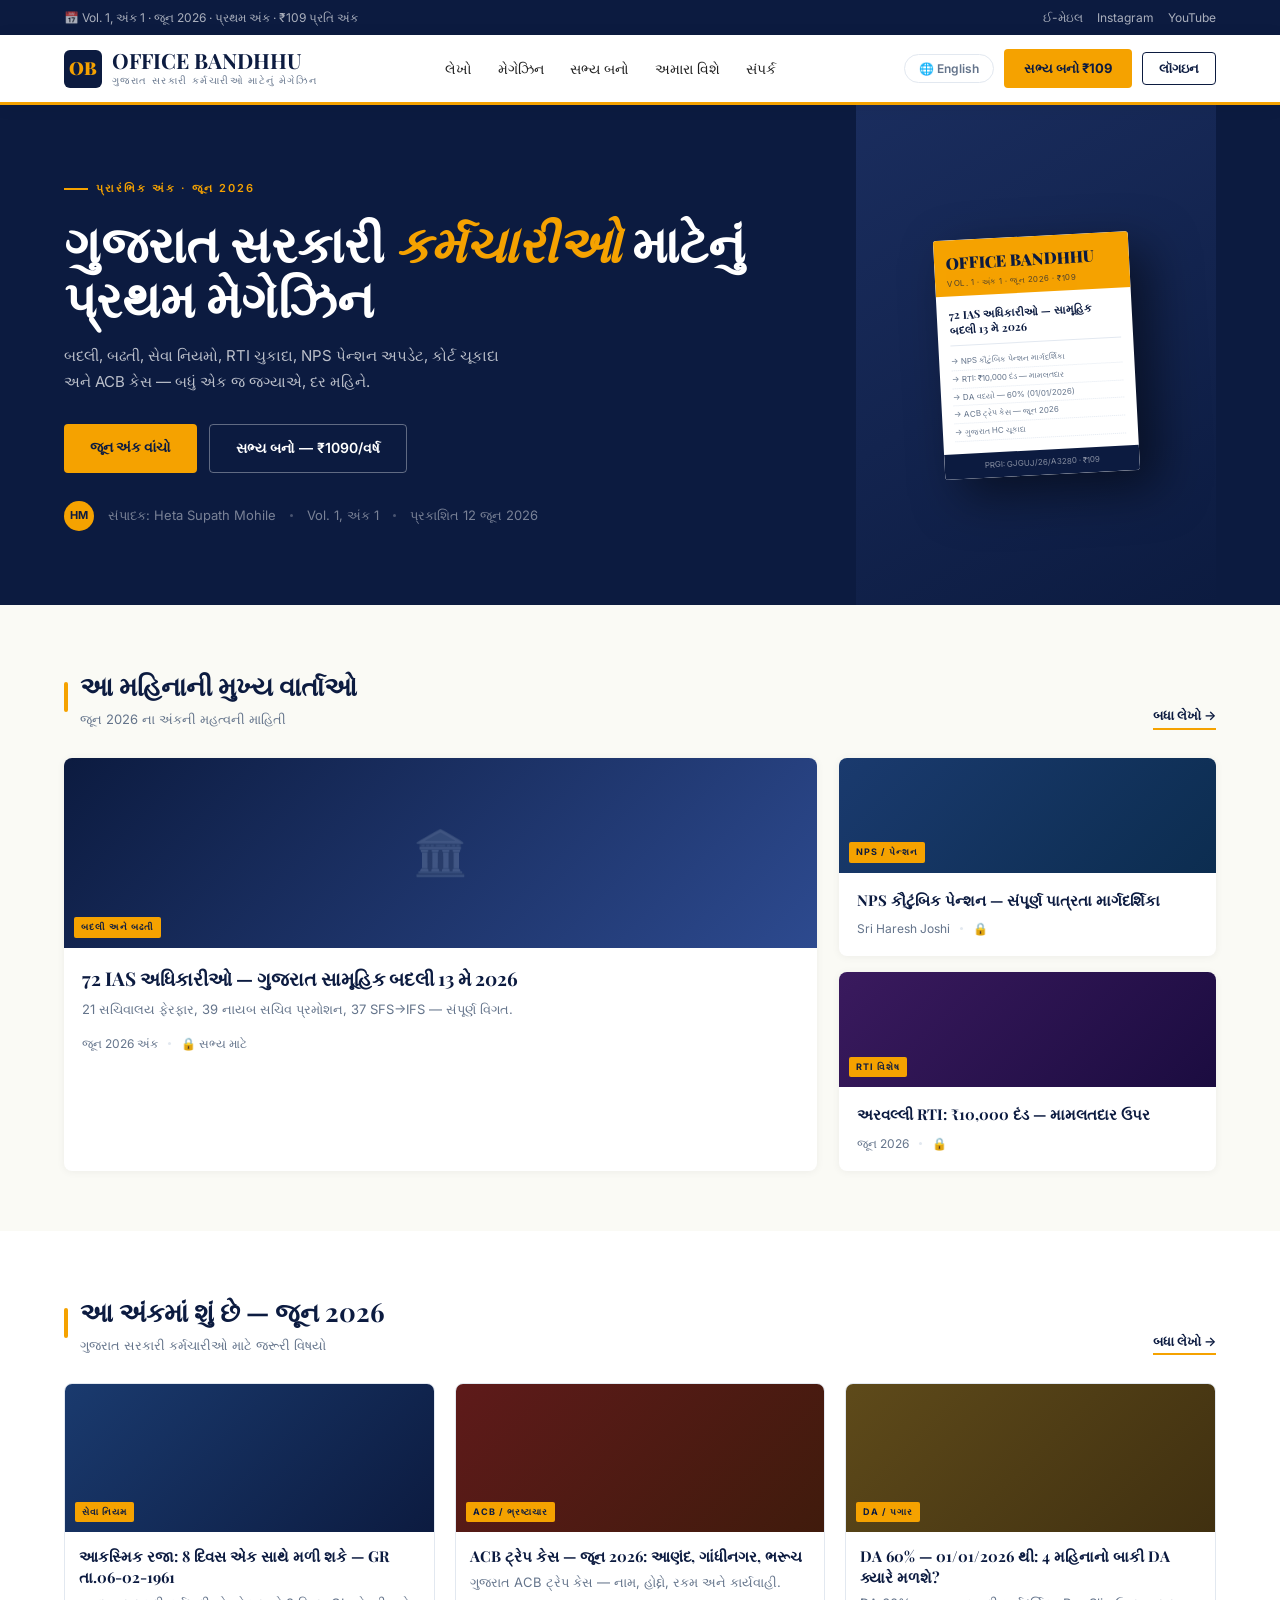
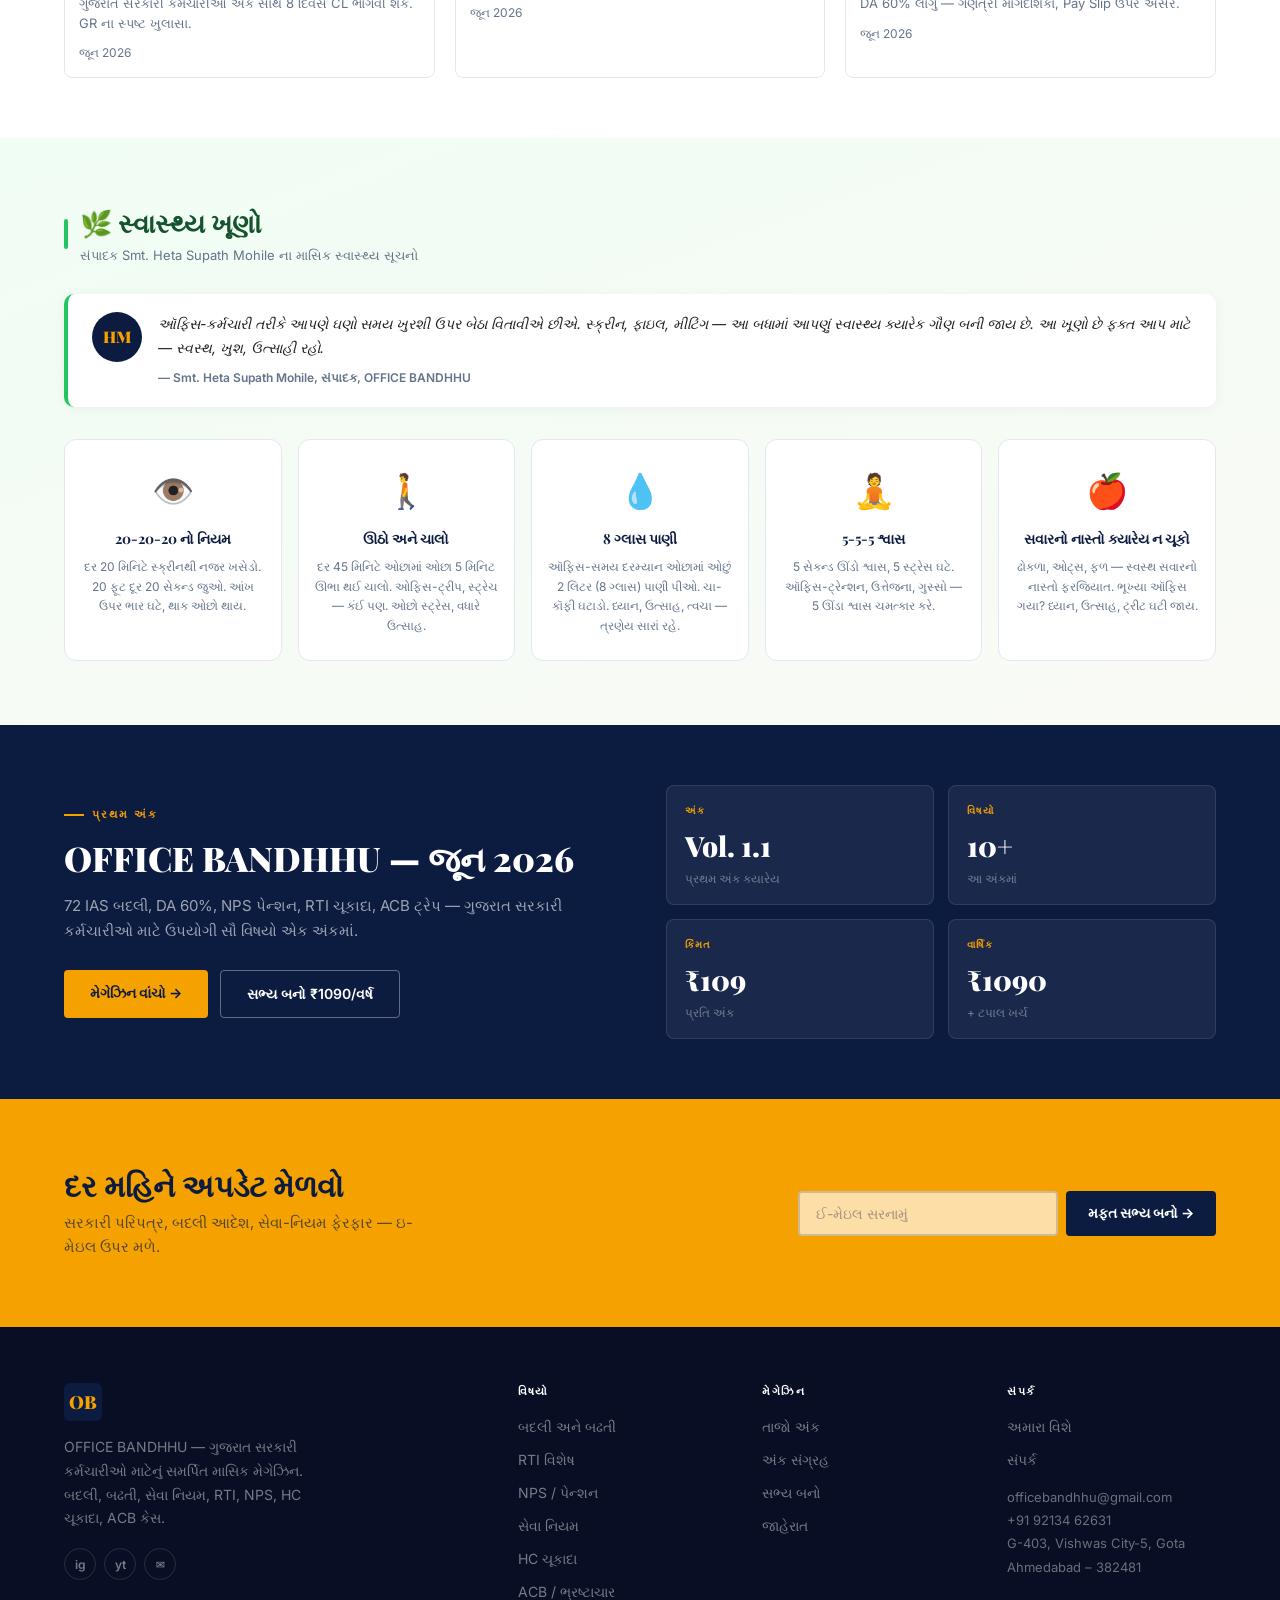
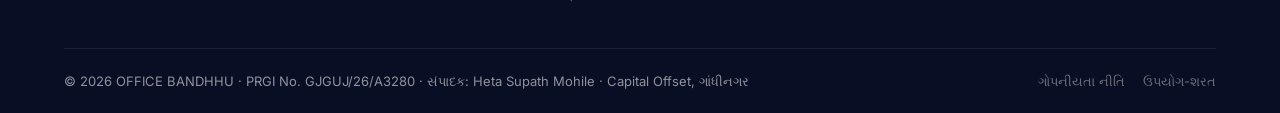
<file: index.html>
<!DOCTYPE html>
<html lang="gu">
<head>
<meta charset="UTF-8">
<meta name="viewport" content="width=device-width, initial-scale=1.0">
<title>ઓફિસ બંધુ — ગુજરાત સરકારી કર્મચારીઓ માટેનું મેગેઝિન</title>
<link rel="preconnect" href="https://fonts.googleapis.com">
<link href="https://fonts.googleapis.com/css2?family=Playfair+Display:ital,wght@0,400;0,700;0,900;1,400&family=Inter:wght@300;400;500;600;700&display=swap" rel="stylesheet">
<link rel="stylesheet" href="styles.css">
</head>
<body>

<div class="util">
  <div class="wrap">
    <span data-gu="📅 Vol. 1, અંક 1 · જૂન 2026 · પ્રથમ અંક · ₹109 પ્રતિ અંક" data-en="📅 Vol. 1, Issue 1 · June 2026 · First Edition · ₹109 per issue">📅 Vol. 1, અંક 1 · જૂન 2026 · પ્રથમ અંક · ₹109 પ્રતિ અંક</span>
    <div class="util-social">
      <a href="mailto:officebandhhu@gmail.com" data-gu="ઈ-મેઇલ" data-en="Email">ઈ-મેઇલ</a>
      <a href="https://www.instagram.com/officebandhhu" target="_blank">Instagram</a>
      <a href="https://www.youtube.com/@officebandhhu" target="_blank">YouTube</a>
    </div>
  </div>
</div>

<nav class="navbar">
  <div class="wrap">
    <div class="nav-wrap">
      <a href="index.html" class="logo">
        <div class="logo-sq">OB</div>
        <div class="logo-text">
          <span class="brand">OFFICE BANDHHU</span>
          <span class="tagline" data-gu="ગુજરાત સરકારી કર્મચારીઓ માટેનું મેગેઝિન" data-en="Gujarat Govt Employees Magazine">ગુજરાત સરકારી કર્મચારીઓ માટેનું મેગેઝિન</span>
        </div>
      </a>
      <ul class="nav-links">
        <li><a href="articles.html" data-gu="લેખો" data-en="Articles">લેખો</a></li>
        <li><a href="magazine.html" data-gu="મેગેઝિન" data-en="Magazine">મેગેઝિન</a></li>
        <li><a href="subscribe.html" data-gu="સભ્ય બનો" data-en="Subscribe">સભ્ય બનો</a></li>
        <li><a href="about.html" data-gu="અમારા વિશે" data-en="About">અમારા વિશે</a></li>
        <li><a href="contact.html" data-gu="સંપર્ક" data-en="Contact">સંપર્ક</a></li>
      </ul>
      <div class="nav-actions">
        <button id="langToggle" class="btn-lang" onclick="toggleLang()">🌐 English</button>
        <span id="userBadge" class="user-badge" style="display:none"></span>
        <a href="subscribe.html" class="btn-sub-nav" data-gu="સભ્ય બનો ₹109" data-en="Subscribe ₹109">સભ્ય બનો ₹109</a>
        <button id="loginBtn" class="btn-login-outline" onclick="openLoginModal()" data-gu="લૉગઇન" data-en="Login">લૉગઇન</button>
        <button id="logoutBtn" class="btn-logout" style="display:none" onclick="logout()" data-gu="લૉગ આઉટ" data-en="Logout">લૉગ આઉટ</button>
        <button class="hamburger" onclick="toggleMenu()" aria-label="Menu"><span></span><span></span><span></span></button>
      </div>
    </div>
  </div>
  <div class="mobile-menu" id="mobileMenu">
    <a href="articles.html" data-gu="લેખો" data-en="Articles">લેખો</a>
    <a href="magazine.html" data-gu="મેગેઝિન" data-en="Magazine">મેગેઝિન</a>
    <a href="subscribe.html" data-gu="સભ્ય બનો" data-en="Subscribe">સભ્ય બનો</a>
    <a href="about.html" data-gu="અમારા વિશે" data-en="About">અમારા વિશે</a>
    <a href="contact.html" data-gu="સંપર્ક" data-en="Contact">સંપર્ક</a>
    <a href="#" onclick="openLoginModal();return false;" style="color:var(--saffron);font-weight:700" data-gu="લૉગઇન / મારો ખાતો" data-en="Login / My Account">લૉગઇન / મારો ખાતો</a>
  </div>
</nav>

<!-- HERO -->
<section class="hero">
  <div class="wrap">
    <div class="hero-grid">
      <div class="hero-content">
        <div class="hero-eyebrow" data-gu="પ્રારંભિક અંક · જૂન 2026" data-en="Inaugural Issue · June 2026">પ્રારંભિક અંક · જૂન 2026</div>
        <h1 data-html data-gu="ગુજરાત સરકારી <em>કર્મચારીઓ</em> માટેનું પ્રથમ મેગેઝિન" data-en="Gujarat's First Magazine for <em>Government Employees</em>">ગુજરાત સરકારી <em>કર્મચારીઓ</em> માટેનું પ્રથમ મેગેઝિન</h1>
        <p class="hero-desc" data-gu="બદલી, બઢતી, સેવા નિયમો, RTI ચુકાદા, NPS પેન્શન અપડેટ, કોર્ટ ચૂકાદા અને ACB કેસ — બધું એક જ જગ્યાએ, દર મહિને." data-en="Transfers, promotions, service rules, RTI rulings, NPS pension updates, court judgments, and ACB cases — all in one place, every month.">બદલી, બઢતી, સેવા નિયમો, RTI ચુકાદા, NPS પેન્શન અપડેટ, કોર્ટ ચૂકાદા અને ACB કેસ — બધું એક જ જગ્યાએ, દર મહિને.</p>
        <div class="hero-cta">
          <a href="magazine.html" class="btn-primary" data-gu="જૂન અંક વાંચો" data-en="Read June Issue">જૂન અંક વાંચો</a>
          <a href="subscribe.html" class="btn-outline" data-gu="સભ્ય બનો — ₹1090/વર્ષ" data-en="Subscribe — ₹1090/yr">સભ્ય બનો — ₹1090/વર્ષ</a>
        </div>
        <div class="hero-meta">
          <span class="avatar">HM</span>
          <span data-gu="સંપાદક: Heta Supath Mohile" data-en="Editor: Heta Supath Mohile">સંપાદક: Heta Supath Mohile</span>
          <span class="dot"></span>
          <span data-gu="Vol. 1, અંક 1" data-en="Vol. 1, Issue 1">Vol. 1, અંક 1</span>
          <span class="dot"></span>
          <span data-gu="પ્રકાશિત 12 જૂન 2026" data-en="Published 12 June 2026">પ્રકાશિત 12 જૂન 2026</span>
        </div>
      </div>
      <div class="hero-cover-panel">
        <div class="mag-cover">
          <div class="mc-top">
            <div class="mc-brand">OFFICE BANDHHU</div>
            <div class="mc-issue">Vol. 1 · અંક 1 · જૂન 2026 · ₹109</div>
          </div>
          <div class="mc-body">
            <div class="mc-feature">72 IAS અધિકારીઓ — સામૂહિક બદલી 13 મે 2026</div>
            <div class="mc-list">
              <p>→ NPS કૌટુંબિક પેન્શન માર્ગદર્શિકા</p>
              <p>→ RTI: ₹10,000 દંડ — મામલતદાર</p>
              <p>→ DA વધ્યો — 60% (01/01/2026)</p>
              <p>→ ACB ટ્રેપ કેસ — જૂન 2026</p>
              <p>→ ગુજરાત HC ચૂકાદા</p>
            </div>
          </div>
          <div class="mc-footer">PRGI: GJGUJ/26/A3280 · ₹109</div>
        </div>
      </div>
    </div>
  </div>
</section>

<!-- HIGHLIGHTS -->
<section style="padding:60px 0;background:var(--ivory)">
  <div class="wrap">
    <div class="sec-header">
      <div class="sec-label">
        <div>
          <h2 data-gu="આ મહિનાની મુખ્ય વાર્તાઓ" data-en="This Month's Highlights">આ મહિનાની મુખ્ય વાર્તાઓ</h2>
          <p data-gu="જૂન 2026 ના અંકની મહત્વની માહિતી" data-en="Key stories from the June 2026 issue">જૂન 2026 ના અંકની મહત્વની માહિતી</p>
        </div>
      </div>
      <a href="articles.html" class="btn-all" data-gu="બધા લેખો →" data-en="All articles →">બધા લેખો →</a>
    </div>
    <div class="picks-grid">
      <a class="card" href="magazine.html" onclick="requireLogin(function(){window.location='magazine.html'});return false;">
        <div class="card-img card-img-h190">
          <div style="position:absolute;inset:0;display:flex;align-items:center;justify-content:center;font-size:44px;opacity:.2;">🏛️</div>
          <div class="cat-badge" data-gu="બદલી અને બઢતી" data-en="Transfers & Promotions">બદલી અને બઢતી</div>
        </div>
        <div class="card-body">
          <h3 data-gu="72 IAS અધિકારીઓ — ગુજરાત સામૂહિક બદલી 13 મે 2026" data-en="72 IAS Officers — Gujarat Mass Transfer Order 13 May 2026">72 IAS અધિકારીઓ — ગુજરાત સામૂહિક બદલી 13 મે 2026</h3>
          <p data-gu="21 સચિવાલય ફેરફાર, 39 નાયબ સચિવ પ્રમોશન, 37 SFS→IFS — સંપૂર્ણ વિગત." data-en="21 Secretariat reshuffles, 39 Deputy Secretary promotions, 37 SFS→IFS — full details.">21 સચિવાલય ફેરફાર, 39 નાયબ સચિવ પ્રમોશન, 37 SFS→IFS — સંપૂર્ણ વિગત.</p>
          <div class="art-meta">
            <span data-gu="જૂન 2026 અંક" data-en="June 2026 Issue">જૂન 2026 અંક</span>
            <span class="dot"></span>
            <span>🔒 <span data-gu="સભ્ય માટે" data-en="Subscribers Only">સભ્ય માટે</span></span>
          </div>
        </div>
      </a>
      <div class="side-picks">
        <a class="card" href="magazine.html" onclick="requireLogin(function(){window.location='magazine.html'});return false;">
          <div class="card-img card-img-h115" style="background:linear-gradient(135deg,#1a3a6e,#0c2d50);">
            <div class="cat-badge" data-gu="NPS / પેન્શન" data-en="NPS / Pension">NPS / પેન્શન</div>
          </div>
          <div class="card-body sm">
            <h3 data-gu="NPS કૌટુંબિક પેન્શન — સંપૂર્ણ પાત્રતા માર્ગદર્શિકા" data-en="NPS Family Pension — Complete Eligibility Guide">NPS કૌટુંબિક પેન્શન — સંપૂર્ણ પાત્રતા માર્ગદર્શિકા</h3>
            <div class="art-meta">
              <span data-gu="Sri Haresh Joshi" data-en="By Sri Haresh Joshi">Sri Haresh Joshi</span>
              <span class="dot"></span><span>🔒</span>
            </div>
          </div>
        </a>
        <a class="card" href="magazine.html" onclick="requireLogin(function(){window.location='magazine.html'});return false;">
          <div class="card-img card-img-h115" style="background:linear-gradient(135deg,#3a1a5e,#1b0c40);">
            <div class="cat-badge" data-gu="RTI વિશેષ" data-en="RTI Special">RTI વિશેષ</div>
          </div>
          <div class="card-body sm">
            <h3 data-gu="અરવલ્લી RTI: ₹10,000 દંડ — મામલતદાર ઉપર" data-en="Aravalli RTI Case: ₹10,000 Fine on Mamlatdar">અરવલ્લી RTI: ₹10,000 દંડ — મામલતદાર ઉપર</h3>
            <div class="art-meta">
              <span data-gu="જૂન 2026" data-en="June 2026">જૂન 2026</span>
              <span class="dot"></span><span>🔒</span>
            </div>
          </div>
        </a>
      </div>
    </div>
  </div>
</section>

<!-- WHAT'S INSIDE -->
<section style="padding:60px 0;background:var(--white)">
  <div class="wrap">
    <div class="sec-header">
      <div class="sec-label">
        <div>
          <h2 data-gu="આ અંકમાં શું છે — જૂન 2026" data-en="What's Inside — June 2026">આ અંકમાં શું છે — જૂન 2026</h2>
          <p data-gu="ગુજરાત સરકારી કર્મચારીઓ માટે જરૂરી વિષયો" data-en="Essential topics for Gujarat government employees">ગુજરાત સરકારી કર્મચારીઓ માટે જરૂરી વિષયો</p>
        </div>
      </div>
      <a href="articles.html" class="btn-all" data-gu="બધા લેખો →" data-en="Browse all →">બધા લેખો →</a>
    </div>
    <div class="arts-grid">
      <a class="art-card" href="articles.html">
        <div class="art-img"><div class="cat-badge" data-gu="સેવા નિયમ" data-en="Service Rules">સેવા નિયમ</div></div>
        <div class="art-body">
          <h4 data-gu="આકસ્મિક રજા: 8 દિવસ એક સાથે મળી શકે — GR તા.06-02-1961" data-en="Casual Leave: 8 Days at One Go — GR dated 06-02-1961">આકસ્મિક રજા: 8 દિવસ એક સાથે મળી શકે — GR તા.06-02-1961</h4>
          <p data-gu="ગુજરાત સરકારી કર્મચારીઓ એક સાથે 8 દિવસ CL ભોગવી શકે. GR ના સ્પષ્ટ ખુલાસા." data-en="Gujarat government employees can avail up to 8 consecutive casual leave days. Full GR interpretation.">ગુજરાત સરકારી કર્મચારીઓ એક સાથે 8 દિવસ CL ભોગવી શકે. GR ના સ્પષ્ટ ખુલાસા.</p>
          <div class="art-meta"><span data-gu="જૂન 2026" data-en="June 2026">જૂન 2026</span></div>
        </div>
      </a>
      <a class="art-card" href="articles.html">
        <div class="art-img v3"><div class="cat-badge" data-gu="ACB / ભ્રષ્ટાચાર" data-en="ACB / Vigilance">ACB / ભ્રષ્ટાચાર</div></div>
        <div class="art-body">
          <h4 data-gu="ACB ટ્રેપ કેસ — જૂન 2026: આણંદ, ગાંધીનગર, ભરૂચ" data-en="ACB Trap Cases — June 2026: Anand, Gandhinagar, Bharuch">ACB ટ્રેપ કેસ — જૂન 2026: આણંદ, ગાંધીનગર, ભરૂચ</h4>
          <p data-gu="ગુજરાત ACB ટ્રેપ કેસ — નામ, હોદ્દો, રકમ અને કાર્યવાહી." data-en="Gujarat ACB trap cases — names, posts, bribe amounts, and current status.">ગુજરાત ACB ટ્રેપ કેસ — નામ, હોદ્દો, રકમ અને કાર્યવાહી.</p>
          <div class="art-meta"><span data-gu="જૂન 2026" data-en="June 2026">જૂન 2026</span></div>
        </div>
      </a>
      <a class="art-card" href="articles.html">
        <div class="art-img v5"><div class="cat-badge" data-gu="DA / પગાર" data-en="DA / Salary">DA / પગાર</div></div>
        <div class="art-body">
          <h4 data-gu="DA 60% — 01/01/2026 થી: 4 મહિનાનો બાકી DA ક્યારે મળશે?" data-en="DA Increased to 60% from 01/01/2026 — When Will 4-Month Arrears Be Paid?">DA 60% — 01/01/2026 થી: 4 મહિનાનો બાકી DA ક્યારે મળશે?</h4>
          <p data-gu="DA 60% લાગુ — ગણત્રી માર્ગદર્શિકા, Pay Slip ઉપર અસર." data-en="DA revised to 60% — calculation guide, impact on your pay slip.">DA 60% લાગુ — ગણત્રી માર્ગદર્શિકા, Pay Slip ઉપર અસર.</p>
          <div class="art-meta"><span data-gu="જૂન 2026" data-en="June 2026">જૂન 2026</span></div>
        </div>
      </a>
    </div>
  </div>
</section>

<!-- HEALTH TIPS CORNER -->
<section class="health-sec">
  <div class="wrap">
    <div class="sec-header">
      <div class="sec-label">
        <div>
          <h2 data-gu="🌿 સ્વાસ્થ્ય ખૂણો" data-en="🌿 Health Tips Corner">🌿 સ્વાસ્થ્ય ખૂણો</h2>
          <p data-gu="સંપાદક Smt. Heta Supath Mohile ના માસિક સ્વાસ્થ્ય સૂચનો" data-en="Monthly health tips by Editor Smt. Heta Supath Mohile">સંપાદક Smt. Heta Supath Mohile ના માસિક સ્વાસ્થ્ય સૂચનો</p>
        </div>
      </div>
    </div>
    <div class="editor-note">
      <div class="editor-av">HM</div>
      <div class="editor-note-body">
        <p data-gu="ઑફિસ-કર્મચારી તરીકે આપણે ઘણો સમય ખુરશી ઉપર બેઠા વિતાવીએ છીએ. સ્ક્રીન, ફાઇલ, મીટિંગ — આ બધામાં આપણું સ્વાસ્થ્ય ક્યારેક ગૌણ બની જાય છે. આ ખૂણો છે ફક્ત આપ માટે — સ્વસ્થ, ખુશ, ઉત્સાહી રહો." data-en="As office workers we spend long hours at our desk. Screens, files, meetings — our health often takes a back seat. This corner is just for you — stay healthy, happy, and energised.">ઑફિસ-કર્મચારી તરીકે આપણે ઘણો સમય ખુરશી ઉપર બેઠા વિતાવીએ છીએ. સ્ક્રીન, ફાઇલ, મીટિંગ — આ બધામાં આપણું સ્વાસ્થ્ય ક્યારેક ગૌણ બની જાય છે. આ ખૂણો છે ફક્ત આપ માટે — સ્વસ્થ, ખુશ, ઉત્સાહી રહો.</p>
        <span class="editor-sig" data-gu="— Smt. Heta Supath Mohile, સંપાદક, OFFICE BANDHHU" data-en="— Smt. Heta Supath Mohile, Editor, OFFICE BANDHHU">— Smt. Heta Supath Mohile, સંપાદક, OFFICE BANDHHU</span>
      </div>
    </div>
    <div class="health-grid">

      <div class="tip-card">
        <span class="tip-ico">👁️</span>
        <h4 data-gu="20-20-20 નો નિયમ" data-en="The 20-20-20 Rule">20-20-20 નો નિયમ</h4>
        <p data-gu="દર 20 મિનિટે સ્ક્રીનથી નજર ખસેડો. 20 ફૂટ દૂર 20 સેકન્ડ જુઓ. આંખ ઉપર ભાર ઘટે, થાક ઓછો થાય." data-en="Every 20 minutes, look 20 feet away for 20 seconds. Reduces eye strain and digital fatigue significantly.">દર 20 મિનિટે સ્ક્રીનથી નજર ખસેડો. 20 ફૂટ દૂર 20 સેકન્ડ જુઓ. આંખ ઉપર ભાર ઘટે, થાક ઓછો થાય.</p>
      </div>

      <div class="tip-card">
        <span class="tip-ico">🚶</span>
        <h4 data-gu="ઊઠો અને ચાલો" data-en="Stand Up & Walk">ઊઠો અને ચાલો</h4>
        <p data-gu="દર 45 મિનિટે ઓછામાં ઓછા 5 મિનિટ ઊભા થઈ ચાલો. ઓફિસ-ટ્રીપ, સ્ટ્રેચ — કંઈ પણ. ઓછો સ્ટ્રેસ, વધારે ઉત્સાહ." data-en="Every 45 minutes, stand up and walk for 5 minutes. An office stroll or stretch — anything. Less stress, more energy.">દર 45 મિનિટે ઓછામાં ઓછા 5 મિનિટ ઊભા થઈ ચાલો. ઓફિસ-ટ્રીપ, સ્ટ્રેચ — કંઈ પણ. ઓછો સ્ટ્રેસ, વધારે ઉત્સાહ.</p>
      </div>

      <div class="tip-card">
        <span class="tip-ico">💧</span>
        <h4 data-gu="8 ગ્લાસ પાણી" data-en="Drink 8 Glasses of Water">8 ગ્લાસ પાણી</h4>
        <p data-gu="ઑફિસ-સમય દરમ્યાન ઓછામાં ઓછું 2 લિટર (8 ગ્લાસ) પાણી પીઓ. ચા-કૉફી ઘટાડો. ધ્યાન, ઉત્સાહ, ત્વચા — ત્રણેય સારાં રહે." data-en="Drink at least 2 litres (8 glasses) of water during office hours. Cut tea and coffee. Better focus, energy, and skin.">ઑફિસ-સમય દરમ્યાન ઓછામાં ઓછું 2 લિટર (8 ગ્લાસ) પાણી પીઓ. ચા-કૉફી ઘટાડો. ધ્યાન, ઉત્સાહ, ત્વચા — ત્રણેય સારાં રહે.</p>
      </div>

      <div class="tip-card">
        <span class="tip-ico">🧘</span>
        <h4 data-gu="5-5-5 શ્વાસ" data-en="5-5-5 Breathing">5-5-5 શ્વાસ</h4>
        <p data-gu="5 સેકન્ડ ઊંડો શ્વાસ, 5 સ્ટ્રેસ ઘટે. ઑફિસ-ટ્રેન્શન, ઉત્તેજના, ગુસ્સો — 5 ઊંડા શ્વાસ ચમત્કાર કરે." data-en="Inhale for 5 seconds, hold 5, exhale 5. Office tension, anxiety, frustration — 5 deep breaths work wonders.">5 સેકન્ડ ઊંડો શ્વાસ, 5 સ્ટ્રેસ ઘટે. ઑફિસ-ટ્રેન્શન, ઉત્તેજના, ગુસ્સો — 5 ઊંડા શ્વાસ ચમત્કાર કરે.</p>
      </div>

      <div class="tip-card">
        <span class="tip-ico">🍎</span>
        <h4 data-gu="સવારનો નાસ્તો ક્યારેય ન ચૂકો" data-en="Never Skip Breakfast">સવારનો નાસ્તો ક્યારેય ન ચૂકો</h4>
        <p data-gu="ઢોકળા, ઓટ્સ, ફળ — સ્વસ્થ સવારનો નાસ્તો ફરજિયાત. ભૂખ્યા ઑફિસ ગયા? ધ્યાન, ઉત્સાહ, ટ્રીટ ઘટી જાય." data-en="Dhokla, oats, fruits — a healthy breakfast is non-negotiable. Going to office hungry reduces focus and temper.">ઢોકળા, ઓટ્સ, ફળ — સ્વસ્થ સવારનો નાસ્તો ફરજિયાત. ભૂખ્યા ઑફિસ ગયા? ધ્યાન, ઉત્સાહ, ટ્રીટ ઘટી જાય.</p>
      </div>

    </div>
  </div>
</section>

<!-- LATEST ISSUE SPOTLIGHT -->
<section style="padding:60px 0;background:var(--navy)">
  <div class="wrap">
    <div style="display:grid;grid-template-columns:1fr 1fr;gap:52px;align-items:center">
      <div>
        <div style="font-size:11px;font-weight:600;text-transform:uppercase;letter-spacing:2px;color:var(--saffron);margin-bottom:14px;display:flex;align-items:center;gap:8px"><span style="width:20px;height:2px;background:var(--saffron);display:inline-block"></span><span data-gu="પ્રથમ અંક" data-en="FIRST EDITION">પ્રથમ અંક</span></div>
        <h2 style="font-family:'Playfair Display',serif;font-size:34px;font-weight:900;color:var(--white);line-height:1.2;margin-bottom:14px" data-gu="OFFICE BANDHHU — જૂન 2026" data-en="OFFICE BANDHHU — June 2026">OFFICE BANDHHU — જૂન 2026</h2>
        <p style="font-size:15px;color:rgba(255,255,255,.6);line-height:1.7;margin-bottom:26px" data-gu="72 IAS બદલી, DA 60%, NPS પેન્શન, RTI ચૂકાદા, ACB ટ્રેપ — ગુજરાત સરકારી કર્મચારીઓ માટે ઉપયોગી સૌ વિષયો એક અંકમાં." data-en="72 IAS transfers, DA 60%, NPS pension, RTI rulings, ACB trap cases — all essential topics for Gujarat government employees in one issue.">72 IAS બદલી, DA 60%, NPS પેન્શન, RTI ચૂકાદા, ACB ટ્રેપ — ગુજરાત સરકારી કર્મચારીઓ માટે ઉપયોગી સૌ વિષયો એક અંકમાં.</p>
        <div style="display:flex;gap:12px;flex-wrap:wrap">
          <a href="magazine.html" class="btn-primary" data-gu="મેગેઝિન વાંચો →" data-en="Read Magazine →">મેગેઝિન વાંચો →</a>
          <a href="subscribe.html" class="btn-outline" data-gu="સભ્ય બનો ₹1090/વર્ષ" data-en="Subscribe ₹1090/yr">સભ્ય બનો ₹1090/વર્ષ</a>
        </div>
      </div>
      <div style="display:grid;grid-template-columns:1fr 1fr;gap:14px">
        <div style="background:rgba(255,255,255,.06);border:1px solid rgba(255,255,255,.1);border-radius:8px;padding:16px 18px">
          <div style="font-size:10px;font-weight:600;text-transform:uppercase;letter-spacing:1px;color:var(--saffron);margin-bottom:6px" data-gu="અંક" data-en="Issue">અંક</div>
          <div style="font-family:'Playfair Display',serif;font-size:28px;font-weight:900;color:var(--white)">Vol. 1.1</div>
          <div style="font-size:12px;color:rgba(255,255,255,.4)" data-gu="પ્રથમ અંક ક્યારેય" data-en="First Ever Edition">પ્રથમ અંક ક્યારેય</div>
        </div>
        <div style="background:rgba(255,255,255,.06);border:1px solid rgba(255,255,255,.1);border-radius:8px;padding:16px 18px">
          <div style="font-size:10px;font-weight:600;text-transform:uppercase;letter-spacing:1px;color:var(--saffron);margin-bottom:6px" data-gu="વિષયો" data-en="Topics">વિષયો</div>
          <div style="font-family:'Playfair Display',serif;font-size:28px;font-weight:900;color:var(--white)">10+</div>
          <div style="font-size:12px;color:rgba(255,255,255,.4)" data-gu="આ અંકમાં" data-en="In this issue">આ અંકમાં</div>
        </div>
        <div style="background:rgba(255,255,255,.06);border:1px solid rgba(255,255,255,.1);border-radius:8px;padding:16px 18px">
          <div style="font-size:10px;font-weight:600;text-transform:uppercase;letter-spacing:1px;color:var(--saffron);margin-bottom:6px" data-gu="કિંમત" data-en="Price">કિંમત</div>
          <div style="font-family:'Playfair Display',serif;font-size:28px;font-weight:900;color:var(--white)">₹109</div>
          <div style="font-size:12px;color:rgba(255,255,255,.4)" data-gu="પ્રતિ અંક" data-en="Per issue">પ્રતિ અંક</div>
        </div>
        <div style="background:rgba(255,255,255,.06);border:1px solid rgba(255,255,255,.1);border-radius:8px;padding:16px 18px">
          <div style="font-size:10px;font-weight:600;text-transform:uppercase;letter-spacing:1px;color:var(--saffron);margin-bottom:6px" data-gu="વાર્ષિક" data-en="Annual">વાર્ષિક</div>
          <div style="font-family:'Playfair Display',serif;font-size:28px;font-weight:900;color:var(--white)">₹1090</div>
          <div style="font-size:12px;color:rgba(255,255,255,.4)" data-gu="+ ટપાલ ખર્ચ" data-en="+ Courier charges">+ ટપાલ ખર્ચ</div>
        </div>
      </div>
    </div>
  </div>
</section>

<!-- NEWSLETTER -->
<section class="nl-sec">
  <div class="wrap">
    <div class="nl-inner">
      <div class="nl-text">
        <h2 data-gu="દર મહિને અપડેટ મેળવો" data-en="Stay Updated Every Month">દર મહિને અપડેટ મેળવો</h2>
        <p data-gu="સરકારી પરિપત્ર, બદલી આદેશ, સેવા-નિયમ ફેરફાર — ઇ-મેઇલ ઉપર મળે." data-en="Government circulars, transfer orders, service rule changes — straight to your inbox.">સરકારી પરિપત્ર, બદલી આદેશ, સેવા-નિયમ ફેરફાર — ઇ-મેઇલ ઉપર મળે.</p>
      </div>
      <div class="nl-form">
        <input type="email" class="nl-input" id="nlEmail" data-placeholder-gu="ઈ-મેઇલ સરનામું" data-placeholder-en="Enter your email" placeholder="ઈ-મેઇલ સરનામું">
        <button class="btn-nl" onclick="handleNL()" data-gu="મફત સભ્ય બનો →" data-en="Subscribe Free →">મફત સભ્ય બનો →</button>
      </div>
    </div>
  </div>
</section>

<!-- FOOTER -->
<footer class="footer">
  <div class="wrap">
    <div class="footer-top">
      <div class="footer-brand">
        <div class="logo-sq" style="margin-bottom:14px;">OB</div>
        <p data-gu="OFFICE BANDHHU — ગુજરાત સરકારી કર્મચારીઓ માટેનું સમર્પિત માસિક મેગેઝિન. બદલી, બઢતી, સેવા નિયમ, RTI, NPS, HC ચૂકાદા, ACB કેસ." data-en="OFFICE BANDHHU — Gujarat's dedicated monthly magazine for government employees covering transfers, promotions, service rules, RTI, NPS, court judgments, and ACB cases.">OFFICE BANDHHU — ગુજરાત સરકારી કર્મચારીઓ માટેનું સમર્પિત માસિક મેગેઝિન. બદલી, બઢતી, સેવા નિયમ, RTI, NPS, HC ચૂકાદા, ACB કેસ.</p>
        <div class="foot-social">
          <a href="https://www.instagram.com/officebandhhu" target="_blank" class="soc-btn">ig</a>
          <a href="https://www.youtube.com/@officebandhhu" target="_blank" class="soc-btn">yt</a>
          <a href="mailto:officebandhhu@gmail.com" class="soc-btn">✉</a>
        </div>
      </div>
      <div class="foot-col">
        <h4 data-gu="વિષયો" data-en="Topics">વિષયો</h4>
        <ul class="foot-links">
          <li><a href="articles.html" data-gu="બદલી અને બઢતી" data-en="Transfers & Promotions">બદલી અને બઢતી</a></li>
          <li><a href="articles.html" data-gu="RTI વિશેષ" data-en="RTI Special">RTI વિશેષ</a></li>
          <li><a href="articles.html" data-gu="NPS / પેન્શન" data-en="NPS / Pension">NPS / પેન્શન</a></li>
          <li><a href="articles.html" data-gu="સેવા નિયમ" data-en="Service Rules">સેવા નિયમ</a></li>
          <li><a href="articles.html" data-gu="HC ચૂકાદા" data-en="Court Judgments">HC ચૂકાદા</a></li>
          <li><a href="articles.html" data-gu="ACB / ભ્રષ્ટાચાર" data-en="ACB / Vigilance">ACB / ભ્રષ્ટાચાર</a></li>
        </ul>
      </div>
      <div class="foot-col">
        <h4 data-gu="મેગેઝિન" data-en="Magazine">મેગેઝિન</h4>
        <ul class="foot-links">
          <li><a href="magazine.html" data-gu="તાજો અંક" data-en="Current Issue">તાજો અંક</a></li>
          <li><a href="magazine.html" data-gu="અંક સંગ્રહ" data-en="Archive">અંક સંગ્રહ</a></li>
          <li><a href="subscribe.html" data-gu="સભ્ય બનો" data-en="Subscribe">સભ્ય બનો</a></li>
          <li><a href="contact.html" data-gu="જાહેરાત" data-en="Advertise">જાહેરાત</a></li>
        </ul>
      </div>
      <div class="foot-col">
        <h4 data-gu="સંપર્ક" data-en="Contact">સંપર્ક</h4>
        <ul class="foot-links">
          <li><a href="about.html" data-gu="અમારા વિશે" data-en="About Us">અમારા વિશે</a></li>
          <li><a href="contact.html" data-gu="સંપર્ક" data-en="Contact">સંપર્ક</a></li>
        </ul>
        <div style="margin-top:14px;font-size:13px;color:rgba(255,255,255,.4);line-height:1.8">
          officebandhhu@gmail.com<br>+91 92134 62631<br>G-403, Vishwas City-5, Gota<br>Ahmedabad – 382481
        </div>
      </div>
    </div>
    <div class="footer-bottom">
      <span data-gu="© 2026 OFFICE BANDHHU · PRGI No. GJGUJ/26/A3280 · સંપાદક: Heta Supath Mohile · Capital Offset, ગાંધીનગર" data-en="© 2026 OFFICE BANDHHU · PRGI No. GJGUJ/26/A3280 · Editor: Heta Supath Mohile · Printed at Capital Offset, Gandhinagar">© 2026 OFFICE BANDHHU · PRGI No. GJGUJ/26/A3280 · સંપાદક: Heta Supath Mohile · Capital Offset, ગાંધીનગર</span>
      <div class="foot-legal">
        <a href="#" data-gu="ગોપનીયતા નીતિ" data-en="Privacy Policy">ગોપનીયતા નીતિ</a>
        <a href="#" data-gu="ઉપયોગ-શરત" data-en="Terms of Use">ઉપયોગ-શરત</a>
      </div>
    </div>
  </div>
</footer>

<!-- LOGIN MODAL -->
<div class="login-overlay" id="loginModal">
  <div class="login-box">
    <button class="lb-close" onclick="closeLogin()">✕</button>
    <div class="lb-logo">
      <div class="logo-sq" style="margin:0 auto 10px;width:42px;height:42px;font-size:16px">OB</div>
      <div class="lb-brand">OFFICE BANDHHU</div>
      <div class="lb-tagline" data-gu="સભ્ય પ્રવેશ" data-en="Subscriber Access">સભ્ય પ્રવેશ</div>
    </div>
    <div id="loginStep1">
      <p class="lb-desc" data-gu="OTP મેળવવા માટે નોંધાયેલો 10 અંકનો મોબાઇલ નંબર દાખલ કરો" data-en="Enter your registered mobile number to receive a one-time password">OTP મેળવવા માટે નોંધાયેલો 10 અંકનો મોબાઇલ નંબર દાખલ કરો</p>
      <div class="mobile-input-row">
        <span class="mob-prefix">🇮🇳 +91</span>
        <input type="tel" id="mobileInput" class="mob-field" data-placeholder-gu="10 અંકનો મોબાઇલ" data-placeholder-en="10-digit mobile" placeholder="10 અંકનો મોબાઇલ" maxlength="10" inputmode="numeric">
      </div>
      <div id="mobileErr" class="field-err"></div>
      <button class="btn-primary lb-btn" onclick="sendOTP()" data-gu="OTP મોકલો →" data-en="Send OTP →">OTP મોકલો →</button>
      <div class="lb-divider"></div>
      <p class="lb-note" data-gu="હજી સભ્ય નથી? <a href='subscribe.html'>અહીં સભ્ય બનો</a>" data-en="Not yet subscribed? <a href='subscribe.html'>Subscribe here</a>" data-html>હજી સભ્ય નથી? <a href="subscribe.html">અહીં સભ્ય બનો</a></p>
    </div>
    <div id="loginStep2" style="display:none">
      <p class="lb-desc"><span data-gu="+91" data-en="+91">+91</span> <strong id="mobileDisp"></strong> <span data-gu="ઉપર OTP મોકલ્યો" data-en="— OTP sent">ઉપર OTP મોકલ્યો</span></p>
      <div class="demo-otp-notice" id="otpDemoMsg"></div>
      <input type="tel" id="otpInput" class="otp-field" data-placeholder-gu="000000" data-placeholder-en="000000" placeholder="000000" maxlength="6" inputmode="numeric">
      <div id="otpErr" class="field-err"></div>
      <button class="btn-primary lb-btn" onclick="verifyOTP()" data-gu="ચકાસો અને લૉગઇન →" data-en="Verify & Login →">ચકાસો અને લૉગઇન →</button>
      <div class="lb-links">
        <a onclick="resendOTP()" data-gu="↻ OTP ફરી મોકલો" data-en="↻ Resend OTP">↻ OTP ફરી મોકલો</a>
        <span style="color:var(--border)">|</span>
        <a onclick="changeNumber()" data-gu="← નંબર બદલો" data-en="← Change Number">← નંબર બદલો</a>
      </div>
    </div>
  </div>
</div>

<script src="main.js"></script>
</body>
</html>
</file>
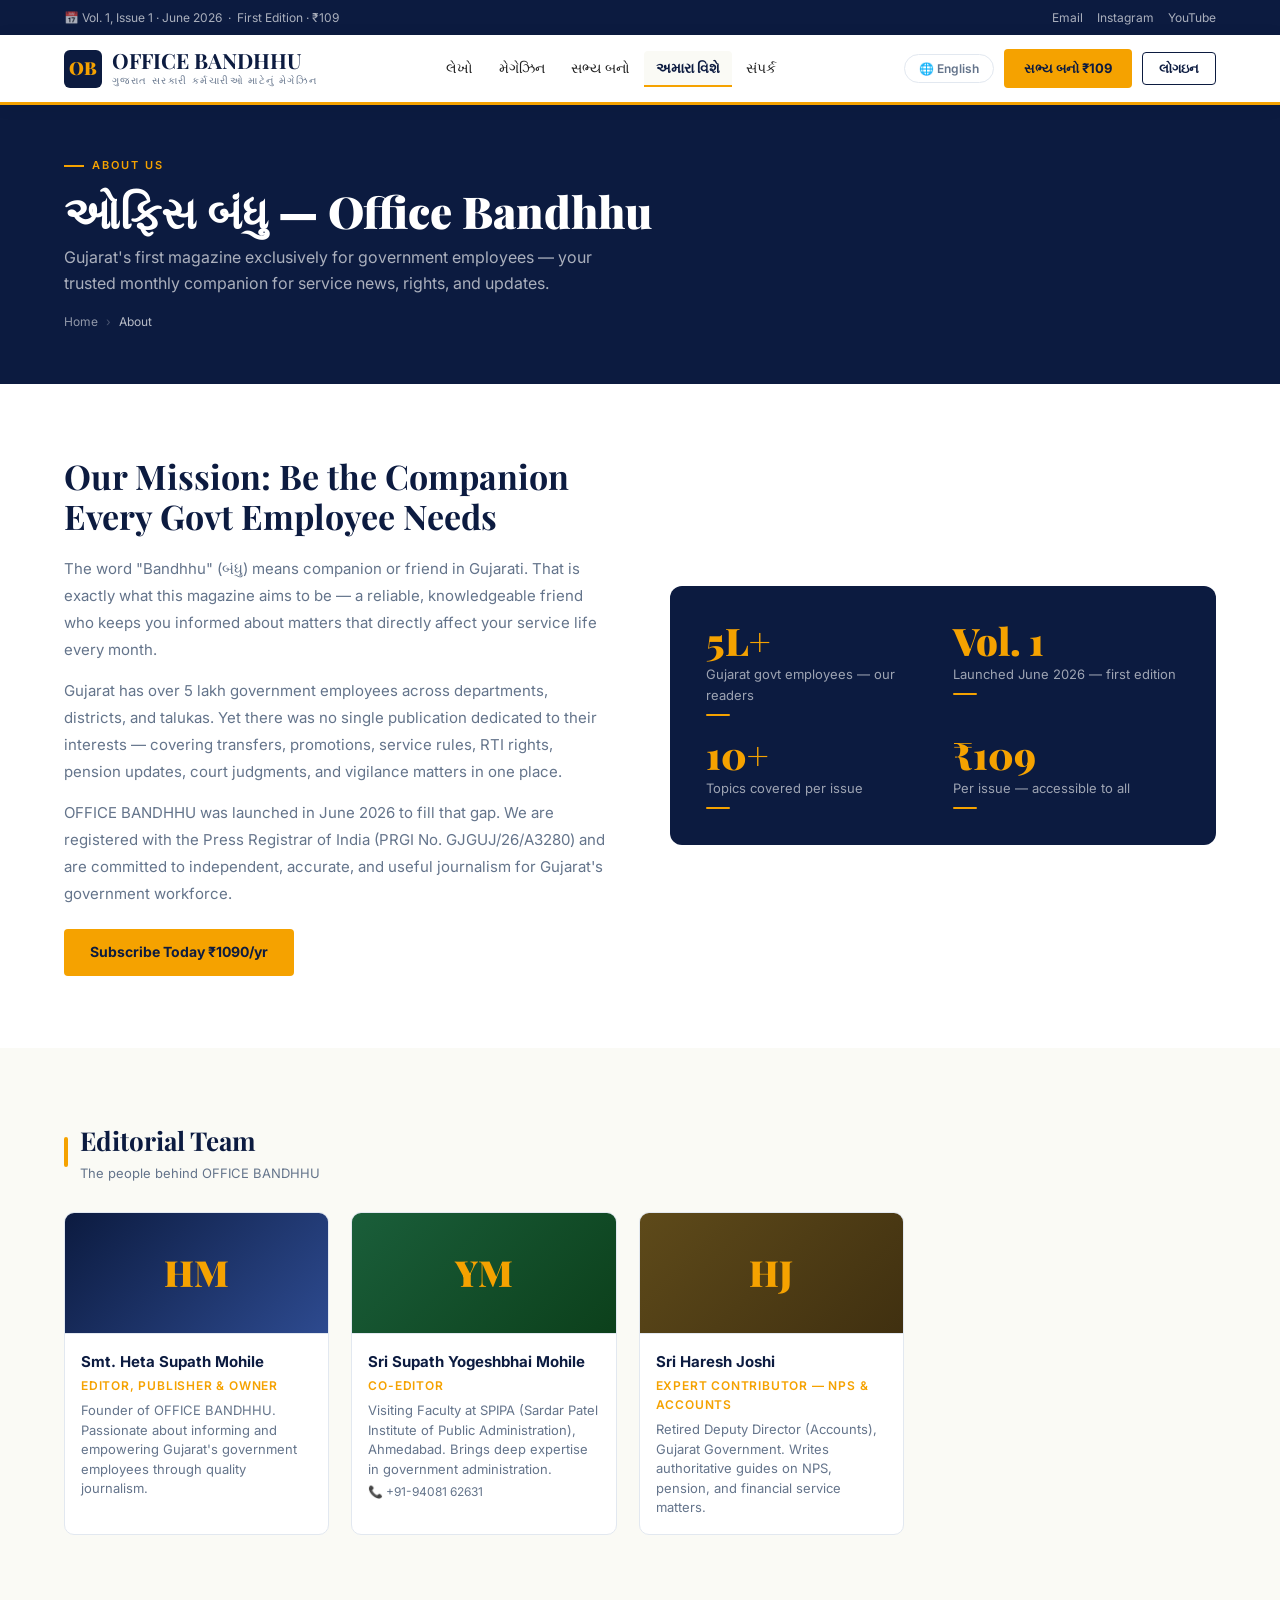
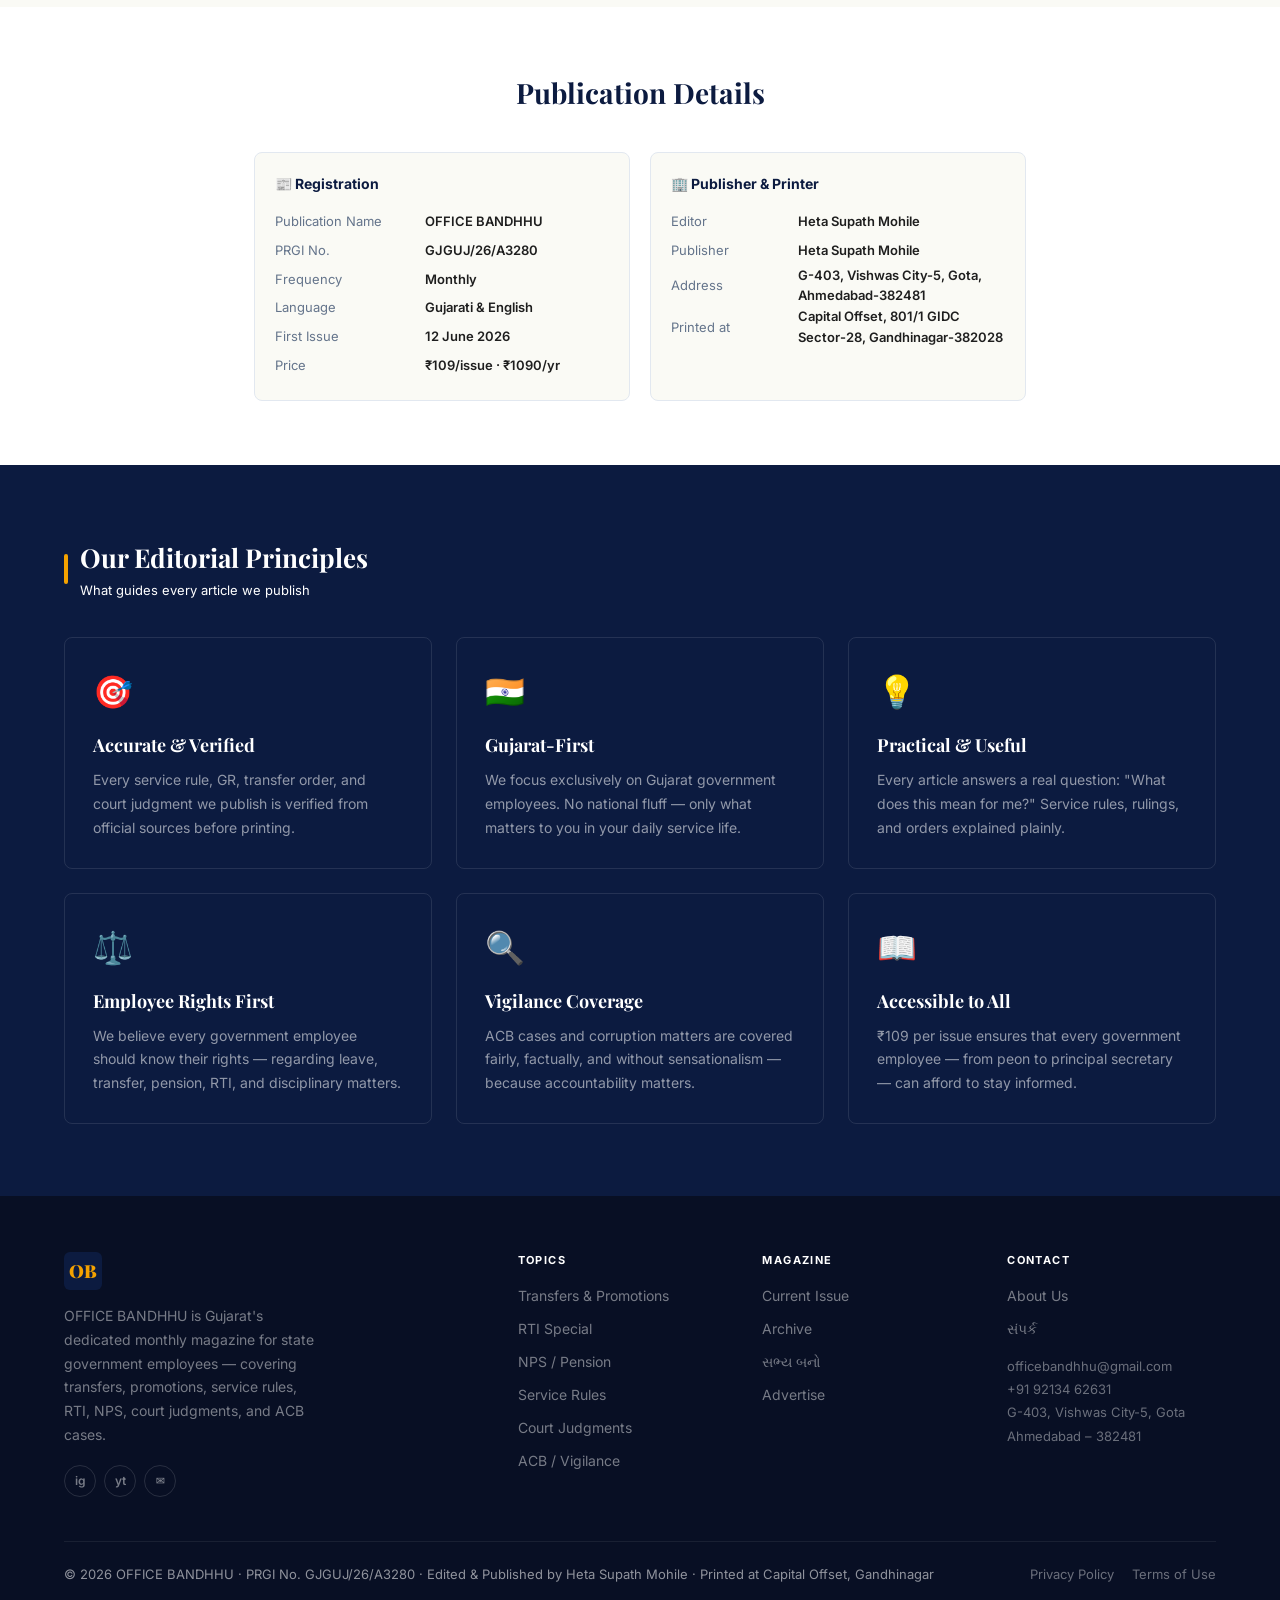
<file: about.html>
<!DOCTYPE html>
<html lang="gu">
<head>
<meta charset="UTF-8">
<meta name="viewport" content="width=device-width, initial-scale=1.0">
<title>About — OFFICE BANDHHU</title>
<link rel="preconnect" href="https://fonts.googleapis.com">
<link href="https://fonts.googleapis.com/css2?family=Playfair+Display:ital,wght@0,400;0,700;0,900;1,400&family=Inter:wght@300;400;500;600;700&display=swap" rel="stylesheet">
<link rel="stylesheet" href="styles.css">
</head>
<body>

<div class="util">
  <div class="wrap">
    <span>📅 Vol. 1, Issue 1 · June 2026 &nbsp;·&nbsp; First Edition · ₹109</span>
    <div class="util-social">
      <a href="mailto:officebandhhu@gmail.com">Email</a>
      <a href="https://www.instagram.com/officebandhhu" target="_blank">Instagram</a>
      <a href="https://www.youtube.com/@officebandhhu" target="_blank">YouTube</a>
    </div>
  </div>
</div>

<nav class="navbar">
  <div class="wrap">
    <div class="nav-wrap">
      <a href="index.html" class="logo">
        <div class="logo-sq">OB</div>
        <div class="logo-text"><span class="brand">OFFICE BANDHHU</span><span class="tagline" data-gu="ગુજરાત સરકારી કર્મચારીઓ માટેનું મેગેઝિન" data-en="Gujarat Govt Employees' Magazine">ગુજરાત સરકારી કર્મચારીઓ માટેનું મેગેઝિન</span></div>
      </a>
      <ul class="nav-links">
        <li><a href="articles.html" data-gu="લેખો" data-en="Articles">લેખો</a></li>
        <li><a href="magazine.html" data-gu="મેગેઝિન" data-en="Magazine">મેગેઝિન</a></li>
        <li><a href="subscribe.html" data-gu="સભ્ય બનો" data-en="Subscribe">સભ્ય બનો</a></li>
        <li><a href="about.html" class="active" data-gu="અમારા વિશે" data-en="About">અમારા વિશે</a></li>
        <li><a href="contact.html" data-gu="સંપર્ક" data-en="Contact">સંપર્ક</a></li>
      </ul>
      <div class="nav-actions">
        <button id="langToggle" class="btn-lang" onclick="toggleLang()">🌐 English</button>
        <span id="userBadge" class="user-badge" style="display:none"></span>
        <a href="subscribe.html" class="btn-sub-nav" data-gu="સભ્ય બનો ₹109" data-en="Subscribe ₹109">સભ્ય બનો ₹109</a>
        <button id="loginBtn" class="btn-login-outline" onclick="openLoginModal()" data-gu="લોગઇન" data-en="Login">લોગઇન</button>
        <button id="logoutBtn" class="btn-logout" style="display:none" onclick="logout()" data-gu="લોગ આઉટ" data-en="Logout">લોગ આઉટ</button>
        <button class="hamburger" onclick="toggleMenu()" aria-label="Menu"><span></span><span></span><span></span></button>
      </div>
    </div>
  </div>
  <div class="mobile-menu" id="mobileMenu">
    <a href="articles.html" data-gu="લેખો" data-en="Articles">લેખો</a><a href="magazine.html" data-gu="મેગેઝિન" data-en="Magazine">મેગેઝિન</a>
    <a href="subscribe.html" data-gu="સભ્ય બનો" data-en="Subscribe">સભ્ય બનો</a><a href="about.html" class="active" data-gu="અમારા વિશે" data-en="About">અમારા વિશે</a><a href="contact.html" data-gu="સંપર્ક" data-en="Contact">સંપર્ક</a>
    <a href="#" onclick="openLoginModal();return false;" style="color:var(--saffron);font-weight:700" data-gu="લોગઇન / મારો ખાતો" data-en="Login / My Account">લોગઇન / મારો ખાતો</a>
  </div>
</nav>

<!-- PAGE BANNER -->
<div class="page-banner">
  <div class="wrap">
    <div class="eyebrow">About Us</div>
    <h1>ઓફિસ બંધુ — Office Bandhhu</h1>
    <p>Gujarat's first magazine exclusively for government employees — your trusted monthly companion for service news, rights, and updates.</p>
    <div class="breadcrumb"><a href="index.html">Home</a><span>›</span><span style="color:rgba(255,255,255,.7)">About</span></div>
  </div>
</div>

<!-- MISSION -->
<section class="mission-sec">
  <div class="wrap">
    <div class="mission-grid">
      <div class="mission-text">
        <h2>Our Mission: Be the Companion Every Govt Employee Needs</h2>
        <p>The word "Bandhhu" (બંધુ) means companion or friend in Gujarati. That is exactly what this magazine aims to be — a reliable, knowledgeable friend who keeps you informed about matters that directly affect your service life every month.</p>
        <p>Gujarat has over 5 lakh government employees across departments, districts, and talukas. Yet there was no single publication dedicated to their interests — covering transfers, promotions, service rules, RTI rights, pension updates, court judgments, and vigilance matters in one place.</p>
        <p>OFFICE BANDHHU was launched in June 2026 to fill that gap. We are registered with the Press Registrar of India (PRGI No. GJGUJ/26/A3280) and are committed to independent, accurate, and useful journalism for Gujarat's government workforce.</p>
        <a href="subscribe.html" class="btn-primary" style="margin-top:8px">Subscribe Today ₹1090/yr</a>
      </div>
      <div class="mission-visual">
        <div class="stat-block"><div class="sb-num">5L+</div><div class="sb-label">Gujarat govt employees — our readers</div><div class="sb-divider"></div></div>
        <div class="stat-block"><div class="sb-num">Vol. 1</div><div class="sb-label">Launched June 2026 — first edition</div><div class="sb-divider"></div></div>
        <div class="stat-block"><div class="sb-num">10+</div><div class="sb-label">Topics covered per issue</div><div class="sb-divider"></div></div>
        <div class="stat-block"><div class="sb-num">₹109</div><div class="sb-label">Per issue — accessible to all</div><div class="sb-divider"></div></div>
      </div>
    </div>
  </div>
</section>

<!-- TEAM -->
<section class="team-sec">
  <div class="wrap">
    <div class="sec-header">
      <div class="sec-label"><div><h2>Editorial Team</h2><p>The people behind OFFICE BANDHHU</p></div></div>
    </div>
    <div class="team-grid" style="grid-template-columns:repeat(3,1fr);max-width:840px">
      <div class="team-card">
        <div class="team-av" style="background:linear-gradient(135deg,#0c1b40,#2d4a8f)"><span style="color:var(--saffron)">HM</span></div>
        <div class="team-info">
          <h4>Smt. Heta Supath Mohile</h4>
          <div class="role">Editor, Publisher &amp; Owner</div>
          <p>Founder of OFFICE BANDHHU. Passionate about informing and empowering Gujarat's government employees through quality journalism.</p>
        </div>
      </div>
      <div class="team-card">
        <div class="team-av" style="background:linear-gradient(135deg,#1a5e3a,#0c401b)"><span style="color:var(--saffron)">YM</span></div>
        <div class="team-info">
          <h4>Sri Supath Yogeshbhai Mohile</h4>
          <div class="role">Co-Editor</div>
          <p>Visiting Faculty at SPIPA (Sardar Patel Institute of Public Administration), Ahmedabad. Brings deep expertise in government administration.</p>
          <p style="font-size:12px;color:var(--slate);margin-top:4px">📞 +91-94081 62631</p>
        </div>
      </div>
      <div class="team-card">
        <div class="team-av" style="background:linear-gradient(135deg,#5e4a1a,#403010)"><span style="color:var(--saffron)">HJ</span></div>
        <div class="team-info">
          <h4>Sri Haresh Joshi</h4>
          <div class="role">Expert Contributor — NPS &amp; Accounts</div>
          <p>Retired Deputy Director (Accounts), Gujarat Government. Writes authoritative guides on NPS, pension, and financial service matters.</p>
        </div>
      </div>
    </div>
  </div>
</section>

<!-- PUBLICATION DETAILS -->
<section style="padding:64px 0;background:var(--white)">
  <div class="wrap" style="max-width:820px;margin:0 auto">
    <div style="text-align:center;margin-bottom:36px">
      <h2 style="font-family:'Playfair Display',serif;font-size:28px;font-weight:700;color:var(--navy);margin-bottom:8px">Publication Details</h2>
    </div>
    <div style="display:grid;grid-template-columns:1fr 1fr;gap:20px">
      <div style="background:var(--ivory);border-radius:8px;padding:20px;border:1px solid var(--border)">
        <h4 style="font-weight:700;color:var(--navy);margin-bottom:12px;font-size:14px">📰 Registration</h4>
        <table style="width:100%;font-size:13px;border-collapse:collapse">
          <tr><td style="color:var(--slate);padding:4px 0;width:45%">Publication Name</td><td style="color:var(--charcoal);font-weight:600">OFFICE BANDHHU</td></tr>
          <tr><td style="color:var(--slate);padding:4px 0">PRGI No.</td><td style="color:var(--charcoal);font-weight:600">GJGUJ/26/A3280</td></tr>
          <tr><td style="color:var(--slate);padding:4px 0">Frequency</td><td style="color:var(--charcoal);font-weight:600">Monthly</td></tr>
          <tr><td style="color:var(--slate);padding:4px 0">Language</td><td style="color:var(--charcoal);font-weight:600">Gujarati &amp; English</td></tr>
          <tr><td style="color:var(--slate);padding:4px 0">First Issue</td><td style="color:var(--charcoal);font-weight:600">12 June 2026</td></tr>
          <tr><td style="color:var(--slate);padding:4px 0">Price</td><td style="color:var(--charcoal);font-weight:600">₹109/issue · ₹1090/yr</td></tr>
        </table>
      </div>
      <div style="background:var(--ivory);border-radius:8px;padding:20px;border:1px solid var(--border)">
        <h4 style="font-weight:700;color:var(--navy);margin-bottom:12px;font-size:14px">🏢 Publisher &amp; Printer</h4>
        <table style="width:100%;font-size:13px;border-collapse:collapse">
          <tr><td style="color:var(--slate);padding:4px 0;width:38%">Editor</td><td style="color:var(--charcoal);font-weight:600">Heta Supath Mohile</td></tr>
          <tr><td style="color:var(--slate);padding:4px 0">Publisher</td><td style="color:var(--charcoal);font-weight:600">Heta Supath Mohile</td></tr>
          <tr><td style="color:var(--slate);padding:4px 0">Address</td><td style="color:var(--charcoal);font-weight:600">G-403, Vishwas City-5, Gota, Ahmedabad-382481</td></tr>
          <tr><td style="color:var(--slate);padding:4px 0">Printed at</td><td style="color:var(--charcoal);font-weight:600">Capital Offset, 801/1 GIDC Sector-28, Gandhinagar-382028</td></tr>
        </table>
      </div>
    </div>
  </div>
</section>

<!-- VALUES -->
<section class="values-sec">
  <div class="wrap">
    <div class="sec-header" style="margin-bottom:36px">
      <div class="sec-label inv"><div><h2>Our Editorial Principles</h2><p>What guides every article we publish</p></div></div>
    </div>
    <div class="values-grid">
      <div class="val-card"><div class="val-ico">🎯</div><h4>Accurate &amp; Verified</h4><p>Every service rule, GR, transfer order, and court judgment we publish is verified from official sources before printing.</p></div>
      <div class="val-card"><div class="val-ico">🇮🇳</div><h4>Gujarat-First</h4><p>We focus exclusively on Gujarat government employees. No national fluff — only what matters to you in your daily service life.</p></div>
      <div class="val-card"><div class="val-ico">💡</div><h4>Practical &amp; Useful</h4><p>Every article answers a real question: "What does this mean for me?" Service rules, rulings, and orders explained plainly.</p></div>
      <div class="val-card"><div class="val-ico">⚖️</div><h4>Employee Rights First</h4><p>We believe every government employee should know their rights — regarding leave, transfer, pension, RTI, and disciplinary matters.</p></div>
      <div class="val-card"><div class="val-ico">🔍</div><h4>Vigilance Coverage</h4><p>ACB cases and corruption matters are covered fairly, factually, and without sensationalism — because accountability matters.</p></div>
      <div class="val-card"><div class="val-ico">📖</div><h4>Accessible to All</h4><p>₹109 per issue ensures that every government employee — from peon to principal secretary — can afford to stay informed.</p></div>
    </div>
  </div>
</section>

<!-- FOOTER -->
<footer class="footer">
  <div class="wrap">
    <div class="footer-top">
      <div class="footer-brand">
        <div class="logo-sq" style="margin-bottom:14px;">OB</div>
        <p>OFFICE BANDHHU is Gujarat's dedicated monthly magazine for state government employees — covering transfers, promotions, service rules, RTI, NPS, court judgments, and ACB cases.</p>
        <div class="foot-social"><a href="https://www.instagram.com/officebandhhu" target="_blank" class="soc-btn">ig</a><a href="https://www.youtube.com/@officebandhhu" target="_blank" class="soc-btn">yt</a><a href="mailto:officebandhhu@gmail.com" class="soc-btn">✉</a></div>
      </div>
      <div class="foot-col"><h4>Topics</h4><ul class="foot-links"><li><a href="articles.html">Transfers &amp; Promotions</a></li><li><a href="articles.html">RTI Special</a></li><li><a href="articles.html">NPS / Pension</a></li><li><a href="articles.html">Service Rules</a></li><li><a href="articles.html">Court Judgments</a></li><li><a href="articles.html">ACB / Vigilance</a></li></ul></div>
      <div class="foot-col"><h4>Magazine</h4><ul class="foot-links"><li><a href="magazine.html">Current Issue</a></li><li><a href="magazine.html">Archive</a></li><li><a href="subscribe.html" data-gu="સભ્ય બનો" data-en="Subscribe">સભ્ય બનો</a></li><li><a href="contact.html">Advertise</a></li></ul></div>
      <div class="foot-col"><h4>Contact</h4><ul class="foot-links"><li><a href="about.html">About Us</a></li><li><a href="contact.html" data-gu="સંપર્ક" data-en="Contact">સંપર્ક</a></li></ul><div style="margin-top:14px;font-size:13px;color:rgba(255,255,255,.4);line-height:1.8">officebandhhu@gmail.com<br>+91 92134 62631<br>G-403, Vishwas City-5, Gota<br>Ahmedabad – 382481</div></div>
    </div>
    <div class="footer-bottom">
      <span>© 2026 OFFICE BANDHHU · PRGI No. GJGUJ/26/A3280 · Edited &amp; Published by Heta Supath Mohile · Printed at Capital Offset, Gandhinagar</span>
      <div class="foot-legal"><a href="#">Privacy Policy</a><a href="#">Terms of Use</a></div>
    </div>
  </div>
</footer>

<!-- LOGIN MODAL -->
<div class="login-overlay" id="loginModal">
  <div class="login-box">
    <button class="lb-close" onclick="closeLogin()">✕</button>
    <div class="lb-logo">
      <div class="logo-sq" style="margin:0 auto 10px;width:42px;height:42px;font-size:16px">OB</div>
      <div class="lb-brand">OFFICE BANDHHU</div>
      <div class="lb-tagline" data-gu="સભ્ય પ્રવેશ" data-en="Subscriber Access">સભ્ય પ્રવેશ</div>
    </div>
    <div id="loginStep1">
      <p class="lb-desc">Enter your registered mobile number to receive a one-time password</p>
      <div class="mobile-input-row">
        <span class="mob-prefix">🇮🇳 +91</span>
        <input type="tel" id="mobileInput" class="mob-field" placeholder="10-digit mobile" maxlength="10" inputmode="numeric">
      </div>
      <div id="mobileErr" class="field-err"></div>
      <button class="btn-primary lb-btn" onclick="sendOTP()" data-gu="OTP મોકલો →" data-en="Send OTP →">OTP મોકલો →</button>
      <div class="lb-divider"></div>
      <p class="lb-note">Subscriber-only access. <a href="subscribe.html">Subscribe here</a> to get login access.</p>
    </div>
    <div id="loginStep2" style="display:none">
      <p class="lb-desc">OTP sent to +91 <strong id="mobileDisp"></strong></p>
      <div class="demo-otp-notice" id="otpDemoMsg"></div>
      <input type="tel" id="otpInput" class="otp-field" placeholder="000000" maxlength="6" inputmode="numeric">
      <div id="otpErr" class="field-err"></div>
      <button class="btn-primary lb-btn" onclick="verifyOTP()" data-gu="ચકાસો અને લોગઇન →" data-en="Verify &amp; Login →">ચકાસો અને લોગઇન →</button>
      <div class="lb-links">
        <a onclick="resendOTP()">↻ Resend OTP</a>
        <span style="color:var(--border)">|</span>
        <a onclick="changeNumber()">← Change Number</a>
      </div>
    </div>
  </div>
</div>

<script src="main.js"></script>
</body>
</html>
</file>
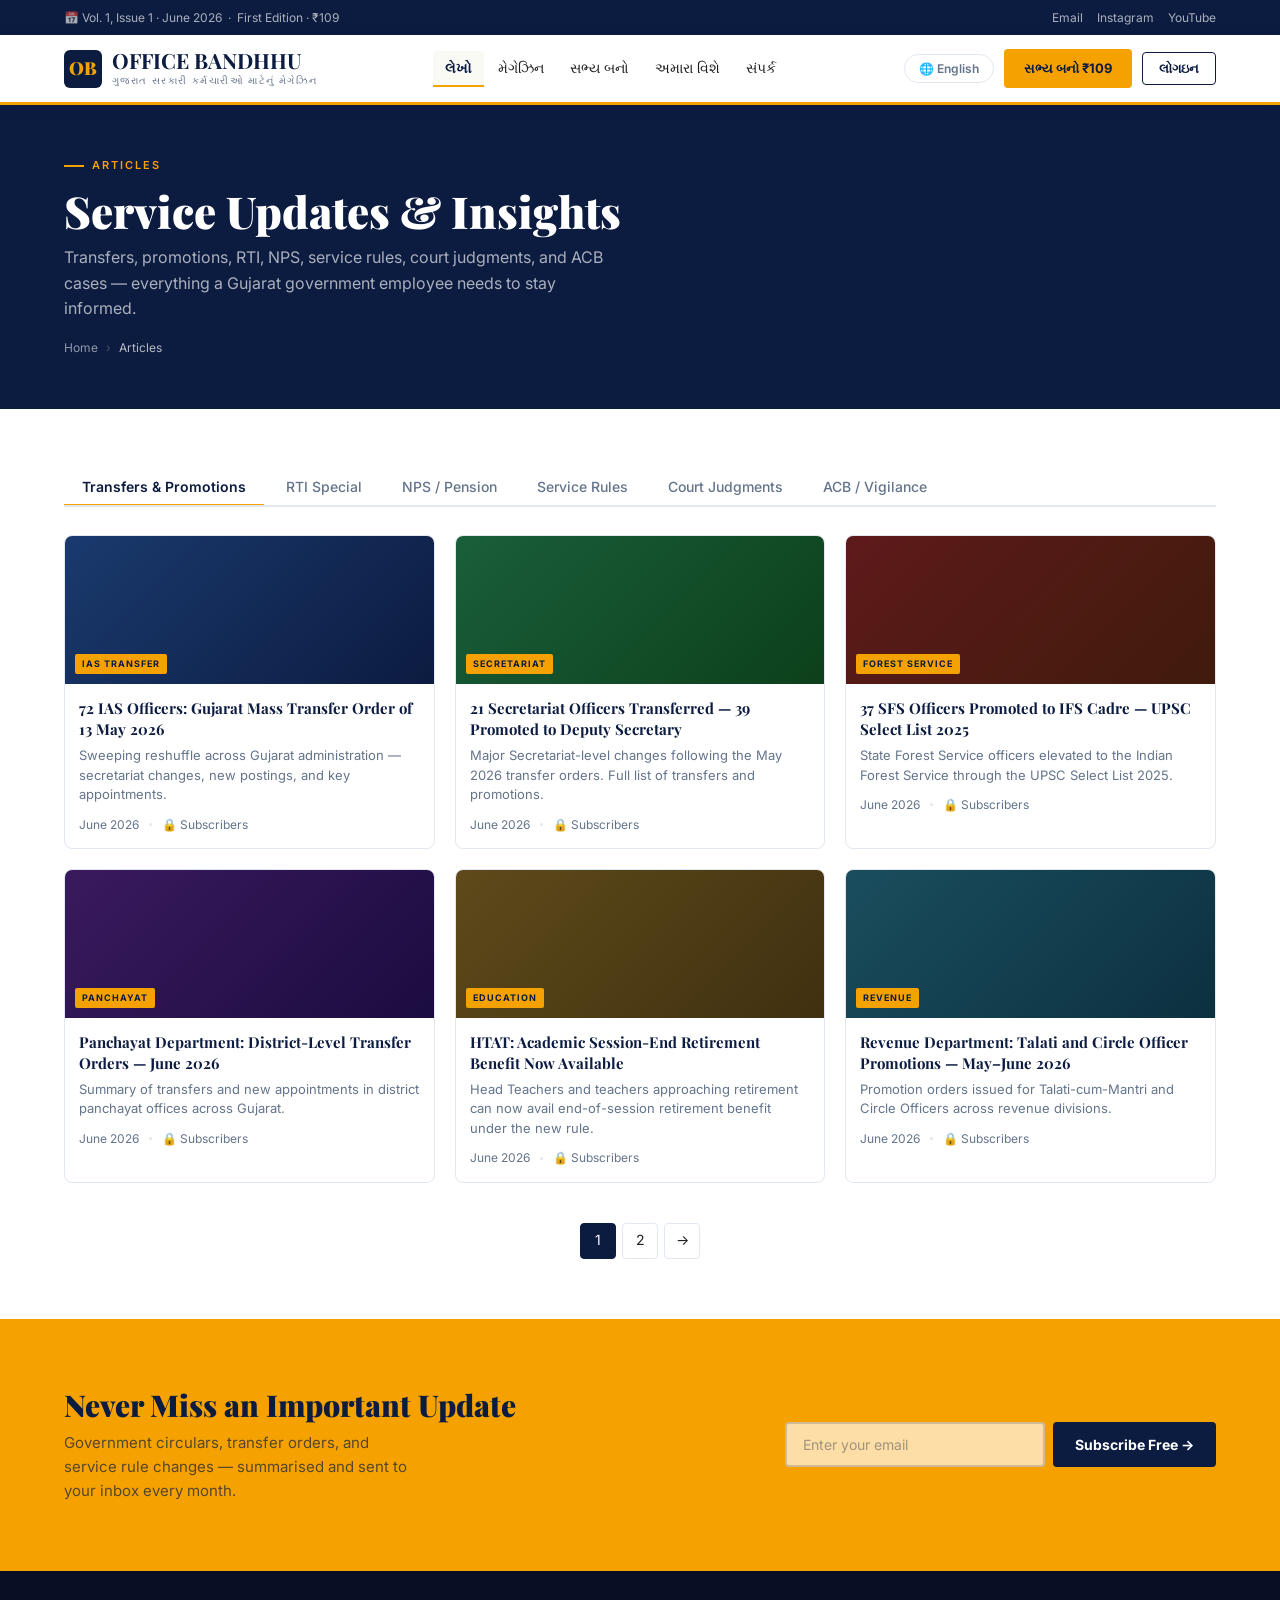
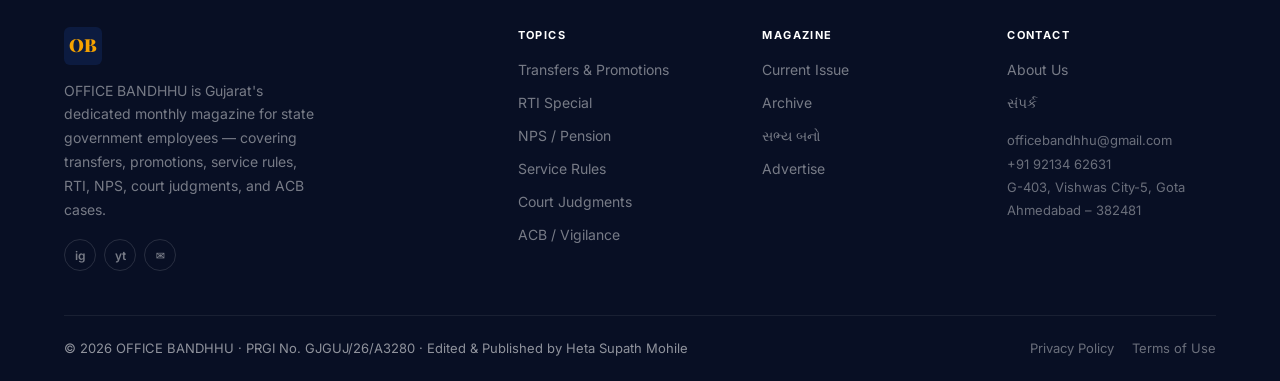
<file: articles.html>
<!DOCTYPE html>
<html lang="gu">
<head>
<meta charset="UTF-8">
<meta name="viewport" content="width=device-width, initial-scale=1.0">
<title>Articles — OFFICE BANDHHU</title>
<link rel="preconnect" href="https://fonts.googleapis.com">
<link href="https://fonts.googleapis.com/css2?family=Playfair+Display:ital,wght@0,400;0,700;0,900;1,400&family=Inter:wght@300;400;500;600;700&display=swap" rel="stylesheet">
<link rel="stylesheet" href="styles.css">
</head>
<body>

<div class="util">
  <div class="wrap">
    <span>📅 Vol. 1, Issue 1 · June 2026 &nbsp;·&nbsp; First Edition · ₹109</span>
    <div class="util-social">
      <a href="mailto:officebandhhu@gmail.com">Email</a>
      <a href="https://www.instagram.com/officebandhhu" target="_blank">Instagram</a>
      <a href="https://www.youtube.com/@officebandhhu" target="_blank">YouTube</a>
    </div>
  </div>
</div>

<nav class="navbar">
  <div class="wrap">
    <div class="nav-wrap">
      <a href="index.html" class="logo">
        <div class="logo-sq">OB</div>
        <div class="logo-text"><span class="brand">OFFICE BANDHHU</span><span class="tagline" data-gu="ગુજરાત સરકારી કર્મચારીઓ માટેનું મેગેઝિન" data-en="Gujarat Govt Employees' Magazine">ગુજરાત સરકારી કર્મચારીઓ માટેનું મેગેઝિન</span></div>
      </a>
      <ul class="nav-links">
        <li><a href="articles.html" class="active" data-gu="લેખો" data-en="Articles">લેખો</a></li>
        <li><a href="magazine.html" data-gu="મેગેઝિન" data-en="Magazine">મેગેઝિન</a></li>
        <li><a href="subscribe.html" data-gu="સભ્ય બનો" data-en="Subscribe">સભ્ય બનો</a></li>
        <li><a href="about.html" data-gu="અમારા વિશે" data-en="About">અમારા વિશે</a></li>
        <li><a href="contact.html" data-gu="સંપર્ક" data-en="Contact">સંપર્ક</a></li>
      </ul>
      <div class="nav-actions">
        <button id="langToggle" class="btn-lang" onclick="toggleLang()">🌐 English</button>
        <span id="userBadge" class="user-badge" style="display:none"></span>
        <a href="subscribe.html" class="btn-sub-nav" data-gu="સભ્ય બનો ₹109" data-en="Subscribe ₹109">સભ્ય બનો ₹109</a>
        <button id="loginBtn" class="btn-login-outline" onclick="openLoginModal()" data-gu="લોગઇન" data-en="Login">લોગઇન</button>
        <button id="logoutBtn" class="btn-logout" style="display:none" onclick="logout()" data-gu="લોગ આઉટ" data-en="Logout">લોગ આઉટ</button>
        <button class="hamburger" onclick="toggleMenu()" aria-label="Menu"><span></span><span></span><span></span></button>
      </div>
    </div>
  </div>
  <div class="mobile-menu" id="mobileMenu">
    <a href="articles.html" class="active" data-gu="લેખો" data-en="Articles">લેખો</a><a href="magazine.html" data-gu="મેગેઝિન" data-en="Magazine">મેગેઝિન</a>
    <a href="subscribe.html" data-gu="સભ્ય બનો" data-en="Subscribe">સભ્ય બનો</a><a href="about.html" data-gu="અમારા વિશે" data-en="About">અમારા વિશે</a><a href="contact.html" data-gu="સંપર્ક" data-en="Contact">સંપર્ક</a>
    <a href="#" onclick="openLoginModal();return false;" style="color:var(--saffron);font-weight:700" data-gu="લોગઇન / મારો ખાતો" data-en="Login / My Account">લોગઇન / મારો ખાતો</a>
  </div>
</nav>

<!-- PAGE BANNER -->
<div class="page-banner">
  <div class="wrap">
    <div class="eyebrow">Articles</div>
    <h1>Service Updates &amp; Insights</h1>
    <p>Transfers, promotions, RTI, NPS, service rules, court judgments, and ACB cases — everything a Gujarat government employee needs to stay informed.</p>
    <div class="breadcrumb"><a href="index.html">Home</a><span>›</span><span style="color:rgba(255,255,255,.7)">Articles</span></div>
  </div>
</div>

<!-- ARTICLES -->
<section style="padding:60px 0;background:var(--white)">
  <div class="wrap">
    <div class="tabs" role="tablist">
      <button class="tab-btn active" onclick="switchTab(this,'t-transfer')" role="tab">Transfers &amp; Promotions</button>
      <button class="tab-btn" onclick="switchTab(this,'t-rti')" role="tab">RTI Special</button>
      <button class="tab-btn" onclick="switchTab(this,'t-nps')" role="tab">NPS / Pension</button>
      <button class="tab-btn" onclick="switchTab(this,'t-service')" role="tab">Service Rules</button>
      <button class="tab-btn" onclick="switchTab(this,'t-court')" role="tab">Court Judgments</button>
      <button class="tab-btn" onclick="switchTab(this,'t-acb')" role="tab">ACB / Vigilance</button>
    </div>

    <!-- TRANSFERS & PROMOTIONS -->
    <div id="t-transfer" class="tab-pane active">
      <div class="arts-grid">
        <a class="art-card" href="magazine.html" onclick="requireLogin(function(){window.location='magazine.html'});return false;">
          <div class="art-img"><div class="cat-badge">IAS Transfer</div></div>
          <div class="art-body"><h4>72 IAS Officers: Gujarat Mass Transfer Order of 13 May 2026</h4><p>Sweeping reshuffle across Gujarat administration — secretariat changes, new postings, and key appointments.</p><div class="art-meta"><span>June 2026</span><span class="dot"></span><span>🔒 Subscribers</span></div></div>
        </a>
        <a class="art-card" href="magazine.html" onclick="requireLogin(function(){window.location='magazine.html'});return false;">
          <div class="art-img v2"><div class="cat-badge">Secretariat</div></div>
          <div class="art-body"><h4>21 Secretariat Officers Transferred — 39 Promoted to Deputy Secretary</h4><p>Major Secretariat-level changes following the May 2026 transfer orders. Full list of transfers and promotions.</p><div class="art-meta"><span>June 2026</span><span class="dot"></span><span>🔒 Subscribers</span></div></div>
        </a>
        <a class="art-card" href="magazine.html" onclick="requireLogin(function(){window.location='magazine.html'});return false;">
          <div class="art-img v3"><div class="cat-badge">Forest Service</div></div>
          <div class="art-body"><h4>37 SFS Officers Promoted to IFS Cadre — UPSC Select List 2025</h4><p>State Forest Service officers elevated to the Indian Forest Service through the UPSC Select List 2025.</p><div class="art-meta"><span>June 2026</span><span class="dot"></span><span>🔒 Subscribers</span></div></div>
        </a>
        <a class="art-card" href="magazine.html" onclick="requireLogin(function(){window.location='magazine.html'});return false;">
          <div class="art-img v4"><div class="cat-badge">Panchayat</div></div>
          <div class="art-body"><h4>Panchayat Department: District-Level Transfer Orders — June 2026</h4><p>Summary of transfers and new appointments in district panchayat offices across Gujarat.</p><div class="art-meta"><span>June 2026</span><span class="dot"></span><span>🔒 Subscribers</span></div></div>
        </a>
        <a class="art-card" href="magazine.html" onclick="requireLogin(function(){window.location='magazine.html'});return false;">
          <div class="art-img v5"><div class="cat-badge">Education</div></div>
          <div class="art-body"><h4>HTAT: Academic Session-End Retirement Benefit Now Available</h4><p>Head Teachers and teachers approaching retirement can now avail end-of-session retirement benefit under the new rule.</p><div class="art-meta"><span>June 2026</span><span class="dot"></span><span>🔒 Subscribers</span></div></div>
        </a>
        <a class="art-card" href="magazine.html" onclick="requireLogin(function(){window.location='magazine.html'});return false;">
          <div class="art-img v6"><div class="cat-badge">Revenue</div></div>
          <div class="art-body"><h4>Revenue Department: Talati and Circle Officer Promotions — May–June 2026</h4><p>Promotion orders issued for Talati-cum-Mantri and Circle Officers across revenue divisions.</p><div class="art-meta"><span>June 2026</span><span class="dot"></span><span>🔒 Subscribers</span></div></div>
        </a>
      </div>
    </div>

    <!-- RTI SPECIAL -->
    <div id="t-rti" class="tab-pane">
      <div class="arts-grid">
        <a class="art-card" href="magazine.html" onclick="requireLogin(function(){window.location='magazine.html'});return false;">
          <div class="art-img v3"><div class="cat-badge">RTI Ruling</div></div>
          <div class="art-body"><h4>Aravalli Case: Information Commission Imposes ₹10,000 Personal Fine on Mamlatdar</h4><p>Gujarat Information Commission ruling — PIOs cannot ignore RTI requests. Landmark fine sets strong precedent.</p><div class="art-meta"><span>June 2026</span><span class="dot"></span><span>🔒 Subscribers</span></div></div>
        </a>
        <a class="art-card" href="magazine.html" onclick="requireLogin(function(){window.location='magazine.html'});return false;">
          <div class="art-img v4"><div class="cat-badge">RTI Guide</div></div>
          <div class="art-body"><h4>How to File an RTI: Step-by-Step Guide for Government Employees</h4><p>Complete practical guide for filing RTI applications — forms, fees, timelines, and appeal process.</p><div class="art-meta"><span>June 2026</span><span class="dot"></span><span>🔒 Subscribers</span></div></div>
        </a>
        <a class="art-card" href="magazine.html" onclick="requireLogin(function(){window.location='magazine.html'});return false;">
          <div class="art-img v5"><div class="cat-badge">PIO Duties</div></div>
          <div class="art-body"><h4>Record Loss Affidavit: What a Public Information Officer Must Do</h4><p>When records are lost or unavailable, what obligation does the PIO have under the RTI Act? Full legal analysis.</p><div class="art-meta"><span>June 2026</span><span class="dot"></span><span>🔒 Subscribers</span></div></div>
        </a>
      </div>
    </div>

    <!-- NPS / PENSION -->
    <div id="t-nps" class="tab-pane">
      <div class="arts-grid">
        <a class="art-card" href="magazine.html" onclick="requireLogin(function(){window.location='magazine.html'});return false;">
          <div class="art-img"><div class="cat-badge">NPS Pension</div></div>
          <div class="art-body"><h4>NPS Family Pension: Full Eligibility Guide for Gujarat Govt Employees</h4><p>By Sri Haresh Joshi (Retd. Dy. Director, Accounts) — who qualifies, what documents needed, and how to apply.</p><div class="art-meta"><span>Sri Haresh Joshi</span><span class="dot"></span><span>🔒 Subscribers</span></div></div>
        </a>
        <a class="art-card" href="magazine.html" onclick="requireLogin(function(){window.location='magazine.html'});return false;">
          <div class="art-img v2"><div class="cat-badge">DA Revision</div></div>
          <div class="art-body"><h4>DA Increased to 60% from 01/01/2026 — How to Calculate Your 4-Month Arrears</h4><p>Step-by-step calculation guide for the revised Dearness Allowance, with examples for different pay scales.</p><div class="art-meta"><span>June 2026</span><span class="dot"></span><span>🔒 Subscribers</span></div></div>
        </a>
        <a class="art-card" href="magazine.html" onclick="requireLogin(function(){window.location='magazine.html'});return false;">
          <div class="art-img v4"><div class="cat-badge">Contribution</div></div>
          <div class="art-body"><h4>NPS Contribution Reconciliation: Fixing Errors in Your Pension Account</h4><p>Common NPS reconciliation issues and how to get them corrected through your DDO and NSDL.</p><div class="art-meta"><span>June 2026</span><span class="dot"></span><span>🔒 Subscribers</span></div></div>
        </a>
      </div>
    </div>

    <!-- SERVICE RULES -->
    <div id="t-service" class="tab-pane">
      <div class="arts-grid">
        <a class="art-card" href="magazine.html" onclick="requireLogin(function(){window.location='magazine.html'});return false;">
          <div class="art-img v5"><div class="cat-badge">Leave Rules</div></div>
          <div class="art-body"><h4>Casual Leave: 8 Days at One Time Is Allowed — GR dated 06-02-1961</h4><p>Full text and interpretation of the GR permitting 8 consecutive casual leave days for Gujarat government employees.</p><div class="art-meta"><span>June 2026</span><span class="dot"></span><span>🔒 Subscribers</span></div></div>
        </a>
        <a class="art-card" href="magazine.html" onclick="requireLogin(function(){window.location='magazine.html'});return false;">
          <div class="art-img v6"><div class="cat-badge">IFMS Alert</div></div>
          <div class="art-body"><h4>IFMS "Pull Back" Feature Removed — Check Bills Before Submission</h4><p>The option to reverse submitted bills in IFMS has been discontinued. What employees and DDOs must do now.</p><div class="art-meta"><span>June 2026</span><span class="dot"></span><span>🔒 Subscribers</span></div></div>
        </a>
        <a class="art-card" href="magazine.html" onclick="requireLogin(function(){window.location='magazine.html'});return false;">
          <div class="art-img v3"><div class="cat-badge">HTAT</div></div>
          <div class="art-body"><h4>HTAT Retirement: Academic Session-End Benefit — Full Details</h4><p>New benefit available to HTAT-grade teachers retiring at the end of an academic session — eligibility and process.</p><div class="art-meta"><span>June 2026</span><span class="dot"></span><span>🔒 Subscribers</span></div></div>
        </a>
      </div>
    </div>

    <!-- COURT JUDGMENTS -->
    <div id="t-court" class="tab-pane">
      <div class="arts-grid">
        <a class="art-card" href="magazine.html" onclick="requireLogin(function(){window.location='magazine.html'});return false;">
          <div class="art-img v4"><div class="cat-badge">HC Judgment</div></div>
          <div class="art-body"><h4>Gujarat HC: Compulsory Retirement — Validity and Employee Rights (Sept 2025)</h4><p>High Court ruling on the procedural requirements for valid compulsory retirement orders — landmark for disciplinary cases.</p><div class="art-meta"><span>June 2026</span><span class="dot"></span><span>🔒 Subscribers</span></div></div>
        </a>
        <a class="art-card" href="magazine.html" onclick="requireLogin(function(){window.location='magazine.html'});return false;">
          <div class="art-img v2"><div class="cat-badge">Regularisation</div></div>
          <div class="art-body"><h4>Gujarat HC: Daily-Wage Regularisation — March 2026 Judgment</h4><p>Landmark ruling on the rights of daily-wage workers employed in government service seeking regularisation.</p><div class="art-meta"><span>June 2026</span><span class="dot"></span><span>🔒 Subscribers</span></div></div>
        </a>
        <a class="art-card" href="magazine.html" onclick="requireLogin(function(){window.location='magazine.html'});return false;">
          <div class="art-img v6"><div class="cat-badge">Contract Staff</div></div>
          <div class="art-body"><h4>Contractual Counsellors in Govt Schools: Job Security Ruling Explained</h4><p>HC judgment on the service conditions of contractual counsellors — implications for contract staff across departments.</p><div class="art-meta"><span>June 2026</span><span class="dot"></span><span>🔒 Subscribers</span></div></div>
        </a>
      </div>
    </div>

    <!-- ACB / VIGILANCE -->
    <div id="t-acb" class="tab-pane">
      <div class="arts-grid">
        <a class="art-card" href="magazine.html" onclick="requireLogin(function(){window.location='magazine.html'});return false;">
          <div class="art-img v3"><div class="cat-badge">ACB Trap</div></div>
          <div class="art-body"><h4>Anand Hospital Bribery Case: ACB Trap — June 2026</h4><p>Details of the ACB trap case in Anand district involving a hospital sector official. Charges, arrest, and current status.</p><div class="art-meta"><span>June 2026</span><span class="dot"></span><span>🔒 Subscribers</span></div></div>
        </a>
        <a class="art-card" href="magazine.html" onclick="requireLogin(function(){window.location='magazine.html'});return false;">
          <div class="art-img v4"><div class="cat-badge">ACB</div></div>
          <div class="art-body"><h4>Gandhinagar: Electrical Inspector Caught in ACB Trap — June 2026</h4><p>ACB operation details in Gandhinagar — the department, bribe amount, and case status.</p><div class="art-meta"><span>June 2026</span><span class="dot"></span><span>🔒 Subscribers</span></div></div>
        </a>
        <a class="art-card" href="magazine.html" onclick="requireLogin(function(){window.location='magazine.html'});return false;">
          <div class="art-img v5"><div class="cat-badge">Bharuch ACB</div></div>
          <div class="art-body"><h4>Bharuch Talati: ACB Trap for Accepting Bribe — Case Summary</h4><p>Revenue department Talati caught in ACB trap in Bharuch district — complete case details and implications.</p><div class="art-meta"><span>June 2026</span><span class="dot"></span><span>🔒 Subscribers</span></div></div>
        </a>
      </div>
    </div>

    <!-- PAGINATION -->
    <div class="pagination">
      <a href="#" class="pg-btn active">1</a>
      <a href="#" class="pg-btn">2</a>
      <a href="#" class="pg-btn">→</a>
    </div>
  </div>
</section>

<!-- NEWSLETTER -->
<section class="nl-sec">
  <div class="wrap">
    <div class="nl-inner">
      <div class="nl-text"><h2>Never Miss an Important Update</h2><p>Government circulars, transfer orders, and service rule changes — summarised and sent to your inbox every month.</p></div>
      <div class="nl-form">
        <input type="email" class="nl-input" placeholder="Enter your email" id="nlEmail">
        <button class="btn-nl" onclick="handleNL()">Subscribe Free →</button>
      </div>
    </div>
  </div>
</section>

<!-- FOOTER -->
<footer class="footer">
  <div class="wrap">
    <div class="footer-top">
      <div class="footer-brand">
        <div class="logo-sq" style="margin-bottom:14px;">OB</div>
        <p>OFFICE BANDHHU is Gujarat's dedicated monthly magazine for state government employees — covering transfers, promotions, service rules, RTI, NPS, court judgments, and ACB cases.</p>
        <div class="foot-social"><a href="https://www.instagram.com/officebandhhu" target="_blank" class="soc-btn">ig</a><a href="https://www.youtube.com/@officebandhhu" target="_blank" class="soc-btn">yt</a><a href="mailto:officebandhhu@gmail.com" class="soc-btn">✉</a></div>
      </div>
      <div class="foot-col"><h4>Topics</h4><ul class="foot-links"><li><a href="articles.html">Transfers &amp; Promotions</a></li><li><a href="articles.html">RTI Special</a></li><li><a href="articles.html">NPS / Pension</a></li><li><a href="articles.html">Service Rules</a></li><li><a href="articles.html">Court Judgments</a></li><li><a href="articles.html">ACB / Vigilance</a></li></ul></div>
      <div class="foot-col"><h4>Magazine</h4><ul class="foot-links"><li><a href="magazine.html">Current Issue</a></li><li><a href="magazine.html">Archive</a></li><li><a href="subscribe.html" data-gu="સભ્ય બનો" data-en="Subscribe">સભ્ય બનો</a></li><li><a href="contact.html">Advertise</a></li></ul></div>
      <div class="foot-col"><h4>Contact</h4><ul class="foot-links"><li><a href="about.html">About Us</a></li><li><a href="contact.html" data-gu="સંપર્ક" data-en="Contact">સંપર્ક</a></li></ul><div style="margin-top:14px;font-size:13px;color:rgba(255,255,255,.4);line-height:1.8">officebandhhu@gmail.com<br>+91 92134 62631<br>G-403, Vishwas City-5, Gota<br>Ahmedabad – 382481</div></div>
    </div>
    <div class="footer-bottom">
      <span>© 2026 OFFICE BANDHHU · PRGI No. GJGUJ/26/A3280 · Edited &amp; Published by Heta Supath Mohile</span>
      <div class="foot-legal"><a href="#">Privacy Policy</a><a href="#">Terms of Use</a></div>
    </div>
  </div>
</footer>

<!-- LOGIN MODAL -->
<div class="login-overlay" id="loginModal">
  <div class="login-box">
    <button class="lb-close" onclick="closeLogin()">✕</button>
    <div class="lb-logo">
      <div class="logo-sq" style="margin:0 auto 10px;width:42px;height:42px;font-size:16px">OB</div>
      <div class="lb-brand">OFFICE BANDHHU</div>
      <div class="lb-tagline" data-gu="સભ્ય પ્રવેશ" data-en="Subscriber Access">સભ્ય પ્રવેશ</div>
    </div>
    <div id="loginStep1">
      <p class="lb-desc">Enter your registered mobile number to receive a one-time password</p>
      <div class="mobile-input-row">
        <span class="mob-prefix">🇮🇳 +91</span>
        <input type="tel" id="mobileInput" class="mob-field" placeholder="10-digit mobile" maxlength="10" inputmode="numeric">
      </div>
      <div id="mobileErr" class="field-err"></div>
      <button class="btn-primary lb-btn" onclick="sendOTP()" data-gu="OTP મોકલો →" data-en="Send OTP →">OTP મોકલો →</button>
      <div class="lb-divider"></div>
      <p class="lb-note">Subscriber-only access. <a href="subscribe.html">Subscribe here</a> to get login access.</p>
    </div>
    <div id="loginStep2" style="display:none">
      <p class="lb-desc">OTP sent to +91 <strong id="mobileDisp"></strong></p>
      <div class="demo-otp-notice" id="otpDemoMsg"></div>
      <input type="tel" id="otpInput" class="otp-field" placeholder="000000" maxlength="6" inputmode="numeric">
      <div id="otpErr" class="field-err"></div>
      <button class="btn-primary lb-btn" onclick="verifyOTP()" data-gu="ચકાસો અને લોગઇન →" data-en="Verify &amp; Login →">ચકાસો અને લોગઇન →</button>
      <div class="lb-links">
        <a onclick="resendOTP()">↻ Resend OTP</a>
        <span style="color:var(--border)">|</span>
        <a onclick="changeNumber()">← Change Number</a>
      </div>
    </div>
  </div>
</div>

<script src="main.js"></script>
</body>
</html>
</file>
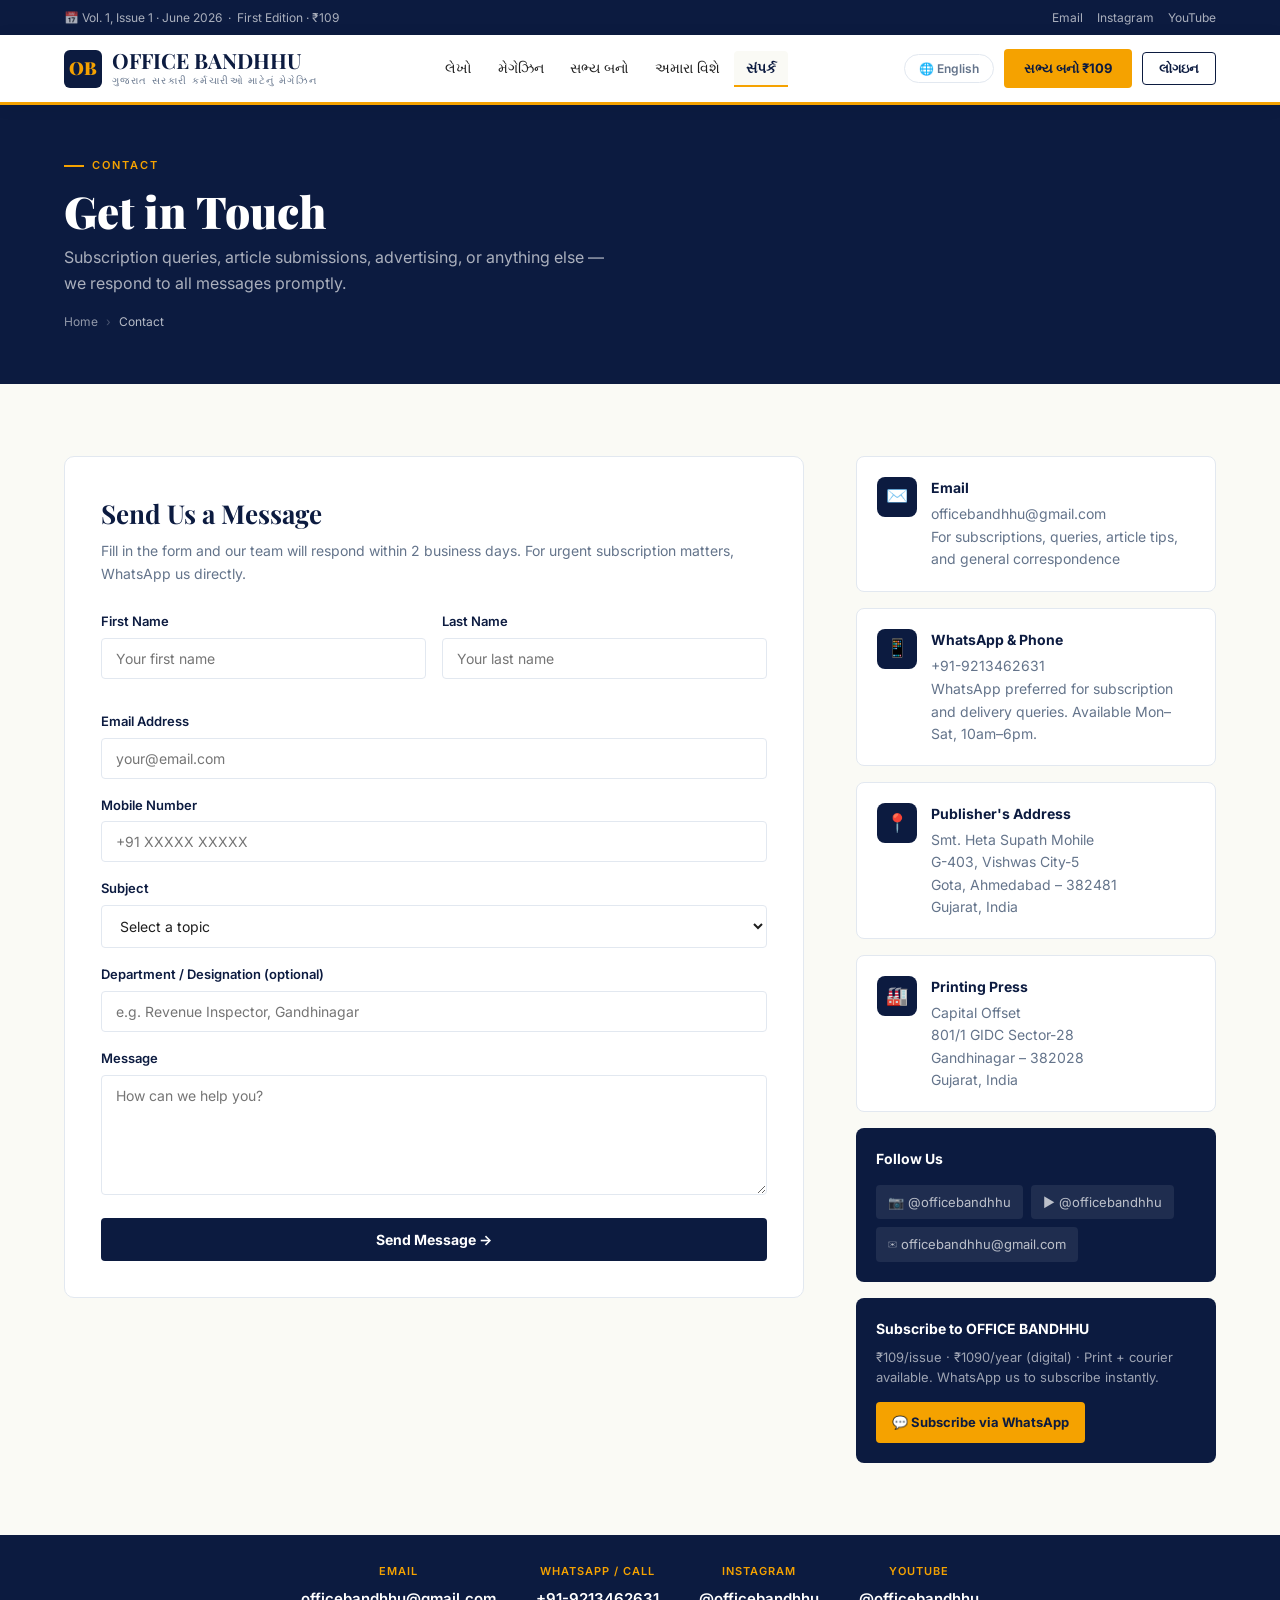
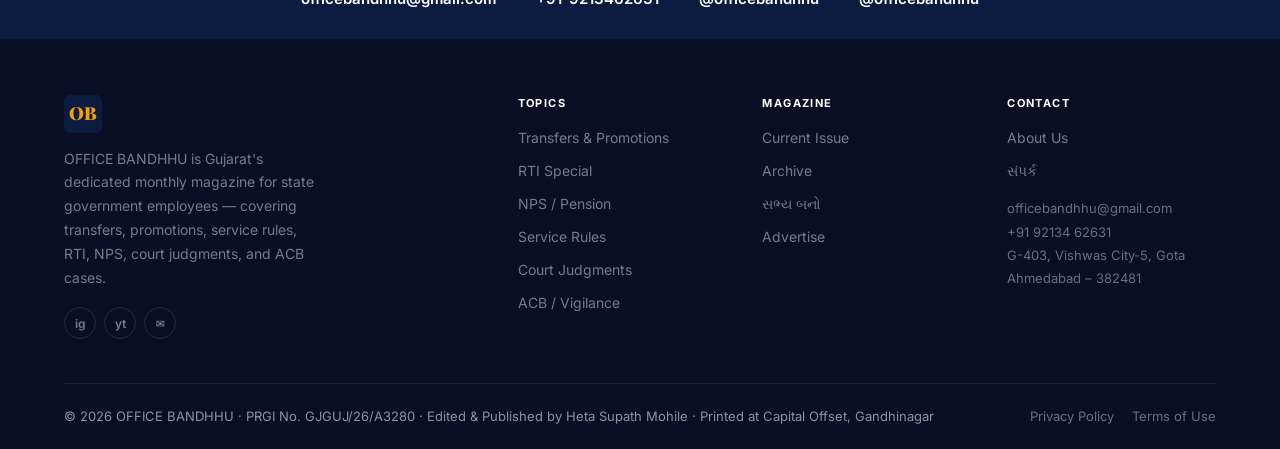
<file: contact.html>
<!DOCTYPE html>
<html lang="gu">
<head>
<meta charset="UTF-8">
<meta name="viewport" content="width=device-width, initial-scale=1.0">
<title>Contact — OFFICE BANDHHU</title>
<link rel="preconnect" href="https://fonts.googleapis.com">
<link href="https://fonts.googleapis.com/css2?family=Playfair+Display:ital,wght@0,400;0,700;0,900;1,400&family=Inter:wght@300;400;500;600;700&display=swap" rel="stylesheet">
<link rel="stylesheet" href="styles.css">
</head>
<body>

<div class="util">
  <div class="wrap">
    <span>📅 Vol. 1, Issue 1 · June 2026 &nbsp;·&nbsp; First Edition · ₹109</span>
    <div class="util-social">
      <a href="mailto:officebandhhu@gmail.com">Email</a>
      <a href="https://www.instagram.com/officebandhhu" target="_blank">Instagram</a>
      <a href="https://www.youtube.com/@officebandhhu" target="_blank">YouTube</a>
    </div>
  </div>
</div>

<nav class="navbar">
  <div class="wrap">
    <div class="nav-wrap">
      <a href="index.html" class="logo">
        <div class="logo-sq">OB</div>
        <div class="logo-text"><span class="brand">OFFICE BANDHHU</span><span class="tagline" data-gu="ગુજરાત સરકારી કર્મચારીઓ માટેનું મેગેઝિન" data-en="Gujarat Govt Employees' Magazine">ગુજરાત સરકારી કર્મચારીઓ માટેનું મેગેઝિન</span></div>
      </a>
      <ul class="nav-links">
        <li><a href="articles.html" data-gu="લેખો" data-en="Articles">લેખો</a></li>
        <li><a href="magazine.html" data-gu="મેગેઝિન" data-en="Magazine">મેગેઝિન</a></li>
        <li><a href="subscribe.html" data-gu="સભ્ય બનો" data-en="Subscribe">સભ્ય બનો</a></li>
        <li><a href="about.html" data-gu="અમારા વિશે" data-en="About">અમારા વિશે</a></li>
        <li><a href="contact.html" class="active" data-gu="સંપર્ક" data-en="Contact">સંપર્ક</a></li>
      </ul>
      <div class="nav-actions">
        <button id="langToggle" class="btn-lang" onclick="toggleLang()">🌐 English</button>
        <span id="userBadge" class="user-badge" style="display:none"></span>
        <a href="subscribe.html" class="btn-sub-nav" data-gu="સભ્ય બનો ₹109" data-en="Subscribe ₹109">સભ્ય બનો ₹109</a>
        <button id="loginBtn" class="btn-login-outline" onclick="openLoginModal()" data-gu="લોગઇન" data-en="Login">લોગઇન</button>
        <button id="logoutBtn" class="btn-logout" style="display:none" onclick="logout()" data-gu="લોગ આઉટ" data-en="Logout">લોગ આઉટ</button>
        <button class="hamburger" onclick="toggleMenu()" aria-label="Menu"><span></span><span></span><span></span></button>
      </div>
    </div>
  </div>
  <div class="mobile-menu" id="mobileMenu">
    <a href="articles.html" data-gu="લેખો" data-en="Articles">લેખો</a><a href="magazine.html" data-gu="મેગેઝિન" data-en="Magazine">મેગેઝિન</a>
    <a href="subscribe.html" data-gu="સભ્ય બનો" data-en="Subscribe">સભ્ય બનો</a><a href="about.html" data-gu="અમારા વિશે" data-en="About">અમારા વિશે</a><a href="contact.html" class="active" data-gu="સંપર્ક" data-en="Contact">સંપર્ક</a>
    <a href="#" onclick="openLoginModal();return false;" style="color:var(--saffron);font-weight:700" data-gu="લોગઇન / મારો ખાતો" data-en="Login / My Account">લોગઇન / મારો ખાતો</a>
  </div>
</nav>

<!-- PAGE BANNER -->
<div class="page-banner">
  <div class="wrap">
    <div class="eyebrow">Contact</div>
    <h1>Get in Touch</h1>
    <p>Subscription queries, article submissions, advertising, or anything else — we respond to all messages promptly.</p>
    <div class="breadcrumb"><a href="index.html">Home</a><span>›</span><span style="color:rgba(255,255,255,.7)">Contact</span></div>
  </div>
</div>

<!-- CONTACT SECTION -->
<section class="contact-sec">
  <div class="wrap">
    <div class="contact-grid">

      <!-- FORM -->
      <div class="contact-form">
        <h2>Send Us a Message</h2>
        <p class="form-sub">Fill in the form and our team will respond within 2 business days. For urgent subscription matters, WhatsApp us directly.</p>
        <form onsubmit="handleContact(event)">
          <div class="form-row">
            <div class="form-group"><label for="fname">First Name</label><input type="text" id="fname" placeholder="Your first name" required></div>
            <div class="form-group"><label for="lname">Last Name</label><input type="text" id="lname" placeholder="Your last name" required></div>
          </div>
          <div class="form-group"><label for="email">Email Address</label><input type="email" id="email" placeholder="your@email.com" required></div>
          <div class="form-group"><label for="phone">Mobile Number</label><input type="tel" id="phone" placeholder="+91 XXXXX XXXXX"></div>
          <div class="form-group">
            <label for="subject">Subject</label>
            <select id="subject">
              <option value="">Select a topic</option>
              <option>Subscription — New</option>
              <option>Subscription — Renewal</option>
              <option>Login / Access Issue</option>
              <option>Print Copy / Delivery</option>
              <option>Article Tip / Information</option>
              <option>Advertising / Sponsorship</option>
              <option>Correction / Feedback</option>
              <option>Other</option>
            </select>
          </div>
          <div class="form-group"><label for="dept">Department / Designation (optional)</label><input type="text" id="dept" placeholder="e.g. Revenue Inspector, Gandhinagar"></div>
          <div class="form-group"><label for="message">Message</label><textarea id="message" placeholder="How can we help you?" required></textarea></div>
          <button type="submit" class="btn-submit">Send Message →</button>
        </form>
      </div>

      <!-- INFO -->
      <div class="contact-info">
        <div class="info-card">
          <div class="info-ico">✉️</div>
          <div>
            <h4>Email</h4>
            <a href="mailto:officebandhhu@gmail.com">officebandhhu@gmail.com</a>
            <p>For subscriptions, queries, article tips, and general correspondence</p>
          </div>
        </div>
        <div class="info-card">
          <div class="info-ico">📱</div>
          <div>
            <h4>WhatsApp &amp; Phone</h4>
            <a href="tel:+919213462631">+91-9213462631</a>
            <p>WhatsApp preferred for subscription and delivery queries. Available Mon–Sat, 10am–6pm.</p>
          </div>
        </div>
        <div class="info-card">
          <div class="info-ico">📍</div>
          <div>
            <h4>Publisher's Address</h4>
            <p>Smt. Heta Supath Mohile<br>G-403, Vishwas City-5<br>Gota, Ahmedabad – 382481<br>Gujarat, India</p>
          </div>
        </div>
        <div class="info-card">
          <div class="info-ico">🏭</div>
          <div>
            <h4>Printing Press</h4>
            <p>Capital Offset<br>801/1 GIDC Sector-28<br>Gandhinagar – 382028<br>Gujarat, India</p>
          </div>
        </div>
        <div class="contact-social">
          <h4>Follow Us</h4>
          <div class="soc-row">
            <a href="https://www.instagram.com/officebandhhu" target="_blank" class="soc-lnk">📷 @officebandhhu</a>
            <a href="https://www.youtube.com/@officebandhhu" target="_blank" class="soc-lnk">▶ @officebandhhu</a>
            <a href="mailto:officebandhhu@gmail.com" class="soc-lnk">✉ officebandhhu@gmail.com</a>
          </div>
        </div>

        <!-- SUBSCRIBE CTA in sidebar -->
        <div style="background:var(--navy);border-radius:8px;padding:20px">
          <h4 style="font-weight:700;color:var(--white);margin-bottom:6px;font-size:14px">Subscribe to OFFICE BANDHHU</h4>
          <p style="font-size:13px;color:rgba(255,255,255,.6);line-height:1.6;margin-bottom:14px">₹109/issue · ₹1090/year (digital) · Print + courier available. WhatsApp us to subscribe instantly.</p>
          <a href="https://wa.me/919213462631?text=I%20want%20to%20subscribe%20to%20OFFICE%20BANDHHU" target="_blank" style="display:flex;align-items:center;gap:8px;background:var(--saffron);color:var(--navy);border-radius:4px;padding:10px 16px;font-size:13px;font-weight:700;text-decoration:none;width:fit-content">
            💬 Subscribe via WhatsApp
          </a>
        </div>
      </div>
    </div>
  </div>
</section>

<!-- QUICK CONTACT STRIP -->
<div style="background:var(--navy);padding:28px 0">
  <div class="wrap" style="display:flex;justify-content:center;gap:40px;flex-wrap:wrap;text-align:center">
    <div>
      <div style="font-size:11px;font-weight:600;text-transform:uppercase;letter-spacing:1px;color:var(--saffron);margin-bottom:6px">Email</div>
      <a href="mailto:officebandhhu@gmail.com" style="color:var(--white);text-decoration:none;font-size:15px;font-weight:600">officebandhhu@gmail.com</a>
    </div>
    <div>
      <div style="font-size:11px;font-weight:600;text-transform:uppercase;letter-spacing:1px;color:var(--saffron);margin-bottom:6px">WhatsApp / Call</div>
      <a href="tel:+919213462631" style="color:var(--white);text-decoration:none;font-size:15px;font-weight:600">+91-9213462631</a>
    </div>
    <div>
      <div style="font-size:11px;font-weight:600;text-transform:uppercase;letter-spacing:1px;color:var(--saffron);margin-bottom:6px">Instagram</div>
      <a href="https://www.instagram.com/officebandhhu" target="_blank" style="color:var(--white);text-decoration:none;font-size:15px;font-weight:600">@officebandhhu</a>
    </div>
    <div>
      <div style="font-size:11px;font-weight:600;text-transform:uppercase;letter-spacing:1px;color:var(--saffron);margin-bottom:6px">YouTube</div>
      <a href="https://www.youtube.com/@officebandhhu" target="_blank" style="color:var(--white);text-decoration:none;font-size:15px;font-weight:600">@officebandhhu</a>
    </div>
  </div>
</div>

<!-- FOOTER -->
<footer class="footer">
  <div class="wrap">
    <div class="footer-top">
      <div class="footer-brand">
        <div class="logo-sq" style="margin-bottom:14px;">OB</div>
        <p>OFFICE BANDHHU is Gujarat's dedicated monthly magazine for state government employees — covering transfers, promotions, service rules, RTI, NPS, court judgments, and ACB cases.</p>
        <div class="foot-social"><a href="https://www.instagram.com/officebandhhu" target="_blank" class="soc-btn">ig</a><a href="https://www.youtube.com/@officebandhhu" target="_blank" class="soc-btn">yt</a><a href="mailto:officebandhhu@gmail.com" class="soc-btn">✉</a></div>
      </div>
      <div class="foot-col"><h4>Topics</h4><ul class="foot-links"><li><a href="articles.html">Transfers &amp; Promotions</a></li><li><a href="articles.html">RTI Special</a></li><li><a href="articles.html">NPS / Pension</a></li><li><a href="articles.html">Service Rules</a></li><li><a href="articles.html">Court Judgments</a></li><li><a href="articles.html">ACB / Vigilance</a></li></ul></div>
      <div class="foot-col"><h4>Magazine</h4><ul class="foot-links"><li><a href="magazine.html">Current Issue</a></li><li><a href="magazine.html">Archive</a></li><li><a href="subscribe.html" data-gu="સભ્ય બનો" data-en="Subscribe">સભ્ય બનો</a></li><li><a href="contact.html">Advertise</a></li></ul></div>
      <div class="foot-col"><h4>Contact</h4><ul class="foot-links"><li><a href="about.html">About Us</a></li><li><a href="contact.html" data-gu="સંપર્ક" data-en="Contact">સંપર્ક</a></li></ul><div style="margin-top:14px;font-size:13px;color:rgba(255,255,255,.4);line-height:1.8">officebandhhu@gmail.com<br>+91 92134 62631<br>G-403, Vishwas City-5, Gota<br>Ahmedabad – 382481</div></div>
    </div>
    <div class="footer-bottom">
      <span>© 2026 OFFICE BANDHHU · PRGI No. GJGUJ/26/A3280 · Edited &amp; Published by Heta Supath Mohile · Printed at Capital Offset, Gandhinagar</span>
      <div class="foot-legal"><a href="#">Privacy Policy</a><a href="#">Terms of Use</a></div>
    </div>
  </div>
</footer>

<!-- LOGIN MODAL -->
<div class="login-overlay" id="loginModal">
  <div class="login-box">
    <button class="lb-close" onclick="closeLogin()">✕</button>
    <div class="lb-logo">
      <div class="logo-sq" style="margin:0 auto 10px;width:42px;height:42px;font-size:16px">OB</div>
      <div class="lb-brand">OFFICE BANDHHU</div>
      <div class="lb-tagline" data-gu="સભ્ય પ્રવેશ" data-en="Subscriber Access">સભ્ય પ્રવેશ</div>
    </div>
    <div id="loginStep1">
      <p class="lb-desc">Enter your registered mobile number to receive a one-time password</p>
      <div class="mobile-input-row">
        <span class="mob-prefix">🇮🇳 +91</span>
        <input type="tel" id="mobileInput" class="mob-field" placeholder="10-digit mobile" maxlength="10" inputmode="numeric">
      </div>
      <div id="mobileErr" class="field-err"></div>
      <button class="btn-primary lb-btn" onclick="sendOTP()" data-gu="OTP મોકલો →" data-en="Send OTP →">OTP મોકલો →</button>
      <div class="lb-divider"></div>
      <p class="lb-note">Subscriber-only access. <a href="subscribe.html">Subscribe here</a> to get login access.</p>
    </div>
    <div id="loginStep2" style="display:none">
      <p class="lb-desc">OTP sent to +91 <strong id="mobileDisp"></strong></p>
      <div class="demo-otp-notice" id="otpDemoMsg"></div>
      <input type="tel" id="otpInput" class="otp-field" placeholder="000000" maxlength="6" inputmode="numeric">
      <div id="otpErr" class="field-err"></div>
      <button class="btn-primary lb-btn" onclick="verifyOTP()" data-gu="ચકાસો અને લોગઇન →" data-en="Verify &amp; Login →">ચકાસો અને લોગઇન →</button>
      <div class="lb-links">
        <a onclick="resendOTP()">↻ Resend OTP</a>
        <span style="color:var(--border)">|</span>
        <a onclick="changeNumber()">← Change Number</a>
      </div>
    </div>
  </div>
</div>

<script src="main.js"></script>
</body>
</html>
</file>
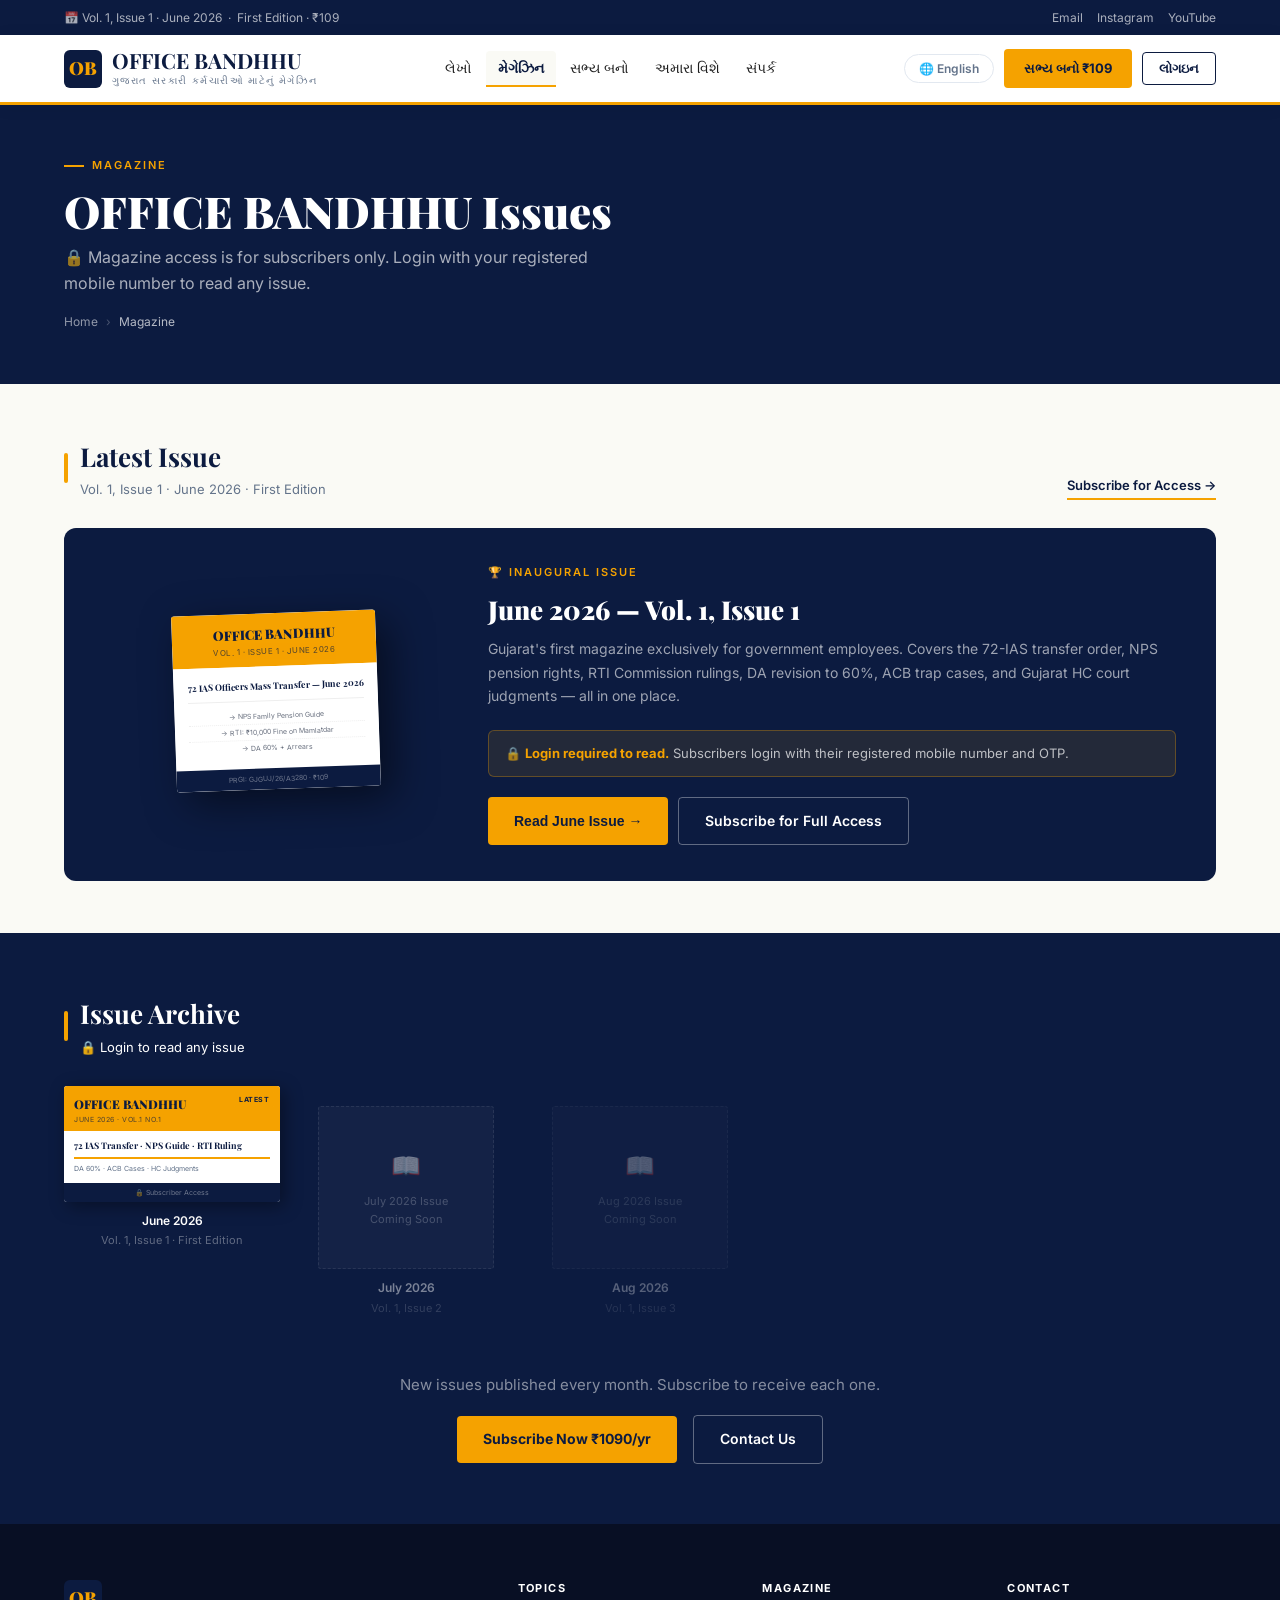
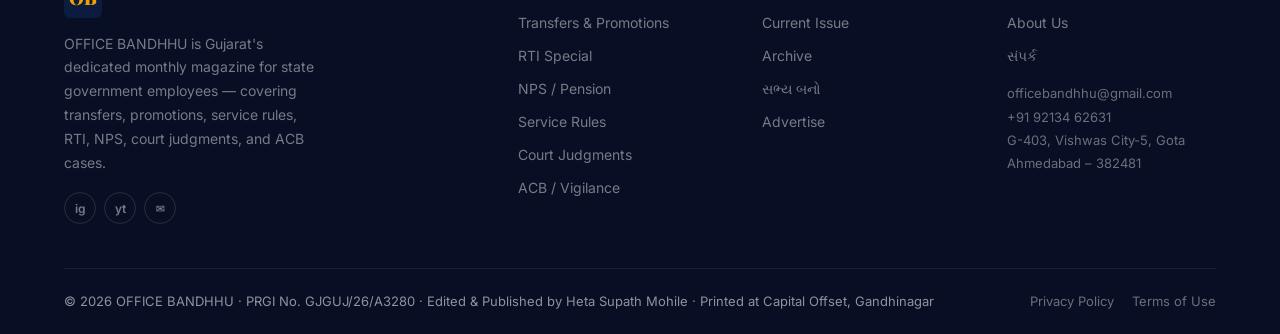
<file: magazine.html>
<!DOCTYPE html>
<html lang="gu">
<head>
<meta charset="UTF-8">
<meta name="viewport" content="width=device-width, initial-scale=1.0">
<title>Magazine — OFFICE BANDHHU</title>
<link rel="preconnect" href="https://fonts.googleapis.com">
<link href="https://fonts.googleapis.com/css2?family=Playfair+Display:ital,wght@0,400;0,700;0,900;1,400&family=Inter:wght@300;400;500;600;700&display=swap" rel="stylesheet">
<link rel="stylesheet" href="styles.css">
</head>
<body>

<div class="util">
  <div class="wrap">
    <span>📅 Vol. 1, Issue 1 · June 2026 &nbsp;·&nbsp; First Edition · ₹109</span>
    <div class="util-social">
      <a href="mailto:officebandhhu@gmail.com">Email</a>
      <a href="https://www.instagram.com/officebandhhu" target="_blank">Instagram</a>
      <a href="https://www.youtube.com/@officebandhhu" target="_blank">YouTube</a>
    </div>
  </div>
</div>

<nav class="navbar">
  <div class="wrap">
    <div class="nav-wrap">
      <a href="index.html" class="logo">
        <div class="logo-sq">OB</div>
        <div class="logo-text"><span class="brand">OFFICE BANDHHU</span><span class="tagline" data-gu="ગુજરાત સરકારી કર્મચારીઓ માટેનું મેગેઝિન" data-en="Gujarat Govt Employees' Magazine">ગુજરાત સરકારી કર્મચારીઓ માટેનું મેગેઝિન</span></div>
      </a>
      <ul class="nav-links">
        <li><a href="articles.html" data-gu="લેખો" data-en="Articles">લેખો</a></li>
        <li><a href="magazine.html" class="active" data-gu="મેગેઝિન" data-en="Magazine">મેગેઝિન</a></li>
        <li><a href="subscribe.html" data-gu="સભ્ય બનો" data-en="Subscribe">સભ્ય બનો</a></li>
        <li><a href="about.html" data-gu="અમારા વિશે" data-en="About">અમારા વિશે</a></li>
        <li><a href="contact.html" data-gu="સંપર્ક" data-en="Contact">સંપર્ક</a></li>
      </ul>
      <div class="nav-actions">
        <button id="langToggle" class="btn-lang" onclick="toggleLang()">🌐 English</button>
        <span id="userBadge" class="user-badge" style="display:none"></span>
        <a href="subscribe.html" class="btn-sub-nav" data-gu="સભ્ય બનો ₹109" data-en="Subscribe ₹109">સભ્ય બનો ₹109</a>
        <button id="loginBtn" class="btn-login-outline" onclick="openLoginModal()" data-gu="લોગઇન" data-en="Login">લોગઇન</button>
        <button id="logoutBtn" class="btn-logout" style="display:none" onclick="logout()" data-gu="લોગ આઉટ" data-en="Logout">લોગ આઉટ</button>
        <button class="hamburger" onclick="toggleMenu()" aria-label="Menu"><span></span><span></span><span></span></button>
      </div>
    </div>
  </div>
  <div class="mobile-menu" id="mobileMenu">
    <a href="articles.html" data-gu="લેખો" data-en="Articles">લેખો</a><a href="magazine.html" class="active" data-gu="મેગેઝિન" data-en="Magazine">મેગેઝિન</a>
    <a href="subscribe.html" data-gu="સભ્ય બનો" data-en="Subscribe">સભ્ય બનો</a><a href="about.html" data-gu="અમારા વિશે" data-en="About">અમારા વિશે</a><a href="contact.html" data-gu="સંપર્ક" data-en="Contact">સંપર્ક</a>
    <a href="#" onclick="openLoginModal();return false;" style="color:var(--saffron);font-weight:700" data-gu="લોગઇન / મારો ખાતો" data-en="Login / My Account">લોગઇન / મારો ખાતો</a>
  </div>
</nav>

<!-- PAGE BANNER -->
<div class="page-banner">
  <div class="wrap">
    <div class="eyebrow">Magazine</div>
    <h1>OFFICE BANDHHU Issues</h1>
    <p>🔒 Magazine access is for subscribers only. Login with your registered mobile number to read any issue.</p>
    <div class="breadcrumb"><a href="index.html">Home</a><span>›</span><span style="color:rgba(255,255,255,.7)">Magazine</span></div>
  </div>
</div>

<!-- CURRENT ISSUE -->
<section style="padding:52px 0;background:var(--ivory)">
  <div class="wrap">
    <div class="sec-header">
      <div class="sec-label"><div><h2>Latest Issue</h2><p>Vol. 1, Issue 1 · June 2026 · First Edition</p></div></div>
      <a href="subscribe.html" class="btn-all">Subscribe for Access →</a>
    </div>
    <div style="background:var(--navy);border-radius:12px;padding:36px 40px;display:grid;grid-template-columns:1fr 2fr;gap:40px;align-items:center">
      <div style="text-align:center">
        <div style="display:inline-block;background:var(--white);border-radius:3px;overflow:hidden;box-shadow:12px 12px 40px rgba(0,0,0,.5);transform:rotate(-2deg)">
          <div style="background:var(--saffron);padding:11px 14px 8px"><div style="font-family:'Playfair Display',serif;font-size:13px;font-weight:900;color:var(--navy)">OFFICE BANDHHU</div><div style="font-size:8px;color:var(--navy);opacity:.7;text-transform:uppercase;letter-spacing:.5px">Vol. 1 · Issue 1 · June 2026</div></div>
          <div style="padding:12px 14px;background:#fff"><div style="font-family:'Playfair Display',serif;font-size:9px;font-weight:700;color:var(--navy);margin-bottom:8px">72 IAS Officers Mass Transfer — June 2026</div><div style="border-top:1px solid #eee;padding-top:7px"><p style="font-size:7px;color:#6b7280;padding:2px 0;border-bottom:1px dotted #eee">→ NPS Family Pension Guide</p><p style="font-size:7px;color:#6b7280;padding:2px 0;border-bottom:1px dotted #eee">→ RTI: ₹10,000 Fine on Mamlatdar</p><p style="font-size:7px;color:#6b7280;padding:2px 0">→ DA 60% + Arrears</p></div></div>
          <div style="background:var(--navy);padding:5px 14px;font-size:7px;color:rgba(255,255,255,.4);text-align:center">PRGI: GJGUJ/26/A3280 · ₹109</div>
        </div>
      </div>
      <div>
        <div style="font-size:11px;font-weight:600;text-transform:uppercase;letter-spacing:2px;color:var(--saffron);margin-bottom:12px">🏆 Inaugural Issue</div>
        <h3 style="font-family:'Playfair Display',serif;font-size:26px;font-weight:900;color:var(--white);line-height:1.2;margin-bottom:12px">June 2026 — Vol. 1, Issue 1</h3>
        <p style="font-size:14px;color:rgba(255,255,255,.6);line-height:1.7;margin-bottom:22px">Gujarat's first magazine exclusively for government employees. Covers the 72-IAS transfer order, NPS pension rights, RTI Commission rulings, DA revision to 60%, ACB trap cases, and Gujarat HC court judgments — all in one place.</p>
        <div style="background:rgba(245,162,0,.1);border:1px solid rgba(245,162,0,.3);border-radius:6px;padding:12px 16px;margin-bottom:20px;font-size:13px;color:rgba(255,255,255,.7)">
          🔒 <strong style="color:var(--saffron)">Login required to read.</strong> Subscribers login with their registered mobile number and OTP.
        </div>
        <div style="display:flex;gap:10px;flex-wrap:wrap">
          <button onclick="openViewer('june2026')" class="btn-primary">Read June Issue →</button>
          <a href="subscribe.html" class="btn-outline">Subscribe for Full Access</a>
        </div>
      </div>
    </div>
  </div>
</section>

<!-- ARCHIVE -->
<section class="archive-sec">
  <div class="wrap">
    <div class="sec-header">
      <div class="sec-label inv"><div><h2>Issue Archive</h2><p>🔒 Login to read any issue</p></div></div>
    </div>
    <div class="issues-grid">
      <div class="issue-card" onclick="openViewer('june2026')">
        <div class="issue-cover">
          <div class="ic-latest">Latest</div>
          <div class="ic-top"><div class="ic-brand">OFFICE BANDHHU</div><div class="ic-mo">June 2026 · Vol.1 No.1</div></div>
          <div class="ic-body"><div class="ic-title">72 IAS Transfer · NPS Guide · RTI Ruling</div><div class="ic-stripe"></div><div class="ic-desc">DA 60% · ACB Cases · HC Judgments</div></div>
          <div class="ic-foot">🔒 Subscriber Access</div>
        </div>
        <div class="issue-label"><div class="il-name">June 2026</div><div class="il-vol">Vol. 1, Issue 1 · First Edition</div></div>
      </div>
      <!-- Future issues placeholder -->
      <div style="display:flex;flex-direction:column;align-items:center;justify-content:center;padding:20px;text-align:center;opacity:.45">
        <div style="width:100%;background:rgba(255,255,255,.08);border-radius:3px;padding:40px 10px;margin-bottom:9px;border:1px dashed rgba(255,255,255,.2)">
          <div style="font-size:24px;margin-bottom:8px">📖</div>
          <div style="font-size:11px;color:rgba(255,255,255,.5)">July 2026 Issue<br>Coming Soon</div>
        </div>
        <div class="issue-label"><div class="il-name">July 2026</div><div class="il-vol">Vol. 1, Issue 2</div></div>
      </div>
      <div style="display:flex;flex-direction:column;align-items:center;justify-content:center;padding:20px;text-align:center;opacity:.3">
        <div style="width:100%;background:rgba(255,255,255,.06);border-radius:3px;padding:40px 10px;margin-bottom:9px;border:1px dashed rgba(255,255,255,.15)">
          <div style="font-size:24px;margin-bottom:8px">📖</div>
          <div style="font-size:11px;color:rgba(255,255,255,.4)">Aug 2026 Issue<br>Coming Soon</div>
        </div>
        <div class="issue-label"><div class="il-name">Aug 2026</div><div class="il-vol">Vol. 1, Issue 3</div></div>
      </div>
    </div>
    <div style="text-align:center;margin-top:36px">
      <p style="font-size:15px;color:rgba(255,255,255,.5);margin-bottom:18px">New issues published every month. Subscribe to receive each one.</p>
      <a href="subscribe.html" class="btn-primary" style="margin-right:12px">Subscribe Now ₹1090/yr</a>
      <a href="contact.html" class="btn-outline" style="display:inline-block">Contact Us</a>
    </div>
  </div>
</section>

<!-- MAGAZINE VIEWER MODAL -->
<div class="modal-bg" id="magModal" onclick="handleModalClick(event)">
  <div class="mag-viewer">
    <div class="vw-header">
      <div class="vw-title">OFFICE BANDHHU &nbsp;·&nbsp; <span id="vwIssueName">June 2026</span></div>
      <button class="vw-close" onclick="closeViewer()" aria-label="Close">✕</button>
    </div>
    <div class="vw-toolbar">
      <div class="vw-nav">
        <button class="btn-pg" id="btnPrev" onclick="changePg(-1)" disabled>← Prev</button>
        <span class="pg-ind" id="pgInd">Page 1 of 5</span>
        <button class="btn-pg" id="btnNext" onclick="changePg(1)">Next →</button>
      </div>
      <div class="vw-badge">👁 Preview — Subscribe to Download PDF</div>
    </div>
    <div class="vw-body">

      <!-- PAGE 1: Cover -->
      <div class="mag-pg active" id="vp1">
        <div class="pg-cover">
          <div class="pgc-header">
            <div class="pgc-brand">OFFICE BANDHHU</div>
            <div class="pgc-detail">Vol. 1 · Issue 1<br>June 2026<br>₹109</div>
          </div>
          <div class="pgc-hero">
            <div>
              <div class="pgc-vol">Inaugural Issue · ગુજરાત સરકારી કર્મચારી</div>
              <h2>72 IAS Officers — Mass Transfer Order</h2>
              <p>Transfers · Promotions · RTI · NPS · Service Rules · Court Judgments · ACB Cases</p>
            </div>
          </div>
          <div class="pgc-toc">
            <div class="toc-item"><div class="toc-num">4</div><div class="toc-text"><h5>IAS Transfer Order</h5><p>72 officers reshuffled, 13 May 2026</p></div></div>
            <div class="toc-item"><div class="toc-num">8</div><div class="toc-text"><h5>NPS Pension Guide</h5><p>Family pension eligibility — full details</p></div></div>
            <div class="toc-item"><div class="toc-num">12</div><div class="toc-text"><h5>RTI Case: Aravalli</h5><p>₹10,000 fine imposed on Mamlatdar</p></div></div>
            <div class="toc-item"><div class="toc-num">16</div><div class="toc-text"><h5>DA Revised to 60%</h5><p>Effective 01/01/2026 — 4-month arrears</p></div></div>
            <div class="toc-item"><div class="toc-num">20</div><div class="toc-text"><h5>ACB Trap Cases</h5><p>June 2026 across Gujarat</p></div></div>
            <div class="toc-item"><div class="toc-num">24</div><div class="toc-text"><h5>HC Judgments</h5><p>Compulsory retirement &amp; daily wage cases</p></div></div>
          </div>
          <div class="pgc-footer"><span>officebandhhu@gmail.com · +91 92134 62631</span><span>PRGI: GJGUJ/26/A3280</span></div>
        </div>
      </div>

      <!-- PAGE 2: Governor Message + Editorial -->
      <div class="mag-pg" id="vp2">
        <div class="art-page">
          <div style="font-size:10px;font-weight:700;color:var(--saffron);text-transform:uppercase;letter-spacing:2px;margin-bottom:10px">Message · Page 2</div>
          <h3>Governor Acharya Devvrat's Message</h3>
          <div class="art-byline"><span>Raj Bhavan, Gujarat</span><span>·</span><span>27 May 2026</span></div>
          <p>The Governor of Gujarat, Sri Acharya Devvrat, addressed a message to Gujarat's government employees on the occasion of the launch of OFFICE BANDHHU — acknowledging the vital role of government servants in the state's administration and development.</p>
          <div class="pullquote">"A well-informed government employee is the foundation of efficient public administration. OFFICE BANDHHU fills an important gap by bringing critical service-related information to every government servant in Gujarat."</div>
          <div style="font-size:10px;font-weight:700;color:var(--saffron);text-transform:uppercase;letter-spacing:2px;margin:20px 0 10px">Editorial · Page 3</div>
          <h3>Rashtradharm Mate Karkasarta</h3>
          <div class="art-byline"><span>By Heta Supath Mohile</span><span>·</span><span>Editor &amp; Publisher</span></div>
          <p>As we launch the first issue of OFFICE BANDHHU, our mission is clear: every Gujarat government employee deserves timely, accurate, and useful information about matters that directly affect their service life — from transfers and promotions to pension rights and court rulings.</p>
          <p>This magazine is dedicated to the 5 lakh+ government employees of Gujarat who serve the state with dedication every day. We will be your monthly companion for staying informed, protected, and empowered in your service.</p>
        </div>
      </div>

      <!-- PAGE 3: IAS Transfer -->
      <div class="mag-pg" id="vp3">
        <div class="art-page">
          <div style="font-size:10px;font-weight:700;color:var(--saffron);text-transform:uppercase;letter-spacing:2px;margin-bottom:10px">Transfers &amp; Promotions · Page 4</div>
          <h3>72 IAS Officers: Gujarat's Mass Transfer Order of 13 May 2026</h3>
          <div class="art-byline"><span>Staff Reporter</span><span>·</span><span>June 2026 Issue</span></div>
          <p>In one of the largest administrative reshuffles in recent years, the Gujarat government issued a mass transfer order on 13 May 2026 affecting 72 IAS officers across the state. The order included major changes at the Secretariat level, with 21 officers transferred and 39 promoted to the rank of Deputy Secretary.</p>
          <p>Additionally, 37 officers from the State Forest Service (SFS) were promoted to the Indian Forest Service (IFS) cadre through the UPSC Select List 2025, marking a significant career milestone for state service officers.</p>
          <div class="stats-box">
            <div class="sb-head">📊 Transfer Order — Key Numbers</div>
            <div class="stats-grid-2">
              <div class="stat-item"><div class="stat-num">72</div><div class="stat-label">IAS officers transferred</div></div>
              <div class="stat-item"><div class="stat-num">39</div><div class="stat-label">Promoted to Deputy Secretary</div></div>
              <div class="stat-item"><div class="stat-num">21</div><div class="stat-label">Secretariat reshuffles</div></div>
              <div class="stat-item"><div class="stat-num">37</div><div class="stat-label">SFS promoted to IFS cadre</div></div>
            </div>
          </div>
          <p>Full posting details and the complete list of transferred officers are available in the print edition. Subscribe or contact us for the full report.</p>
        </div>
      </div>

      <!-- PAGE 4: NPS + RTI + DA -->
      <div class="mag-pg" id="vp4">
        <div class="art-page">
          <div style="font-size:10px;font-weight:700;color:var(--saffron);text-transform:uppercase;letter-spacing:2px;margin-bottom:10px">NPS / Pension · RTI · Service Rules · Page 8–16</div>
          <h3>NPS Family Pension — Complete Eligibility Guide</h3>
          <div class="art-byline"><span>Sri Haresh Joshi</span><span>·</span><span>Retired Dy. Director (Accounts)</span></div>
          <p>Under the National Pension Scheme (NPS), family members of deceased government employees are entitled to pension benefits under specific conditions. This guide, prepared by retired Dy. Director of Accounts Sri Haresh Joshi, covers the full eligibility criteria, documentation required, and the application process for Gujarat government employees.</p>
          <div class="pullquote">DA Increased to 60% effective 01/01/2026 — arrears of 4 months to be credited before July 2026</div>
          <p><strong style="color:var(--navy)">RTI Case:</strong> The Information Commission imposed a personal fine of ₹10,000 on the Mamlatdar in the Aravalli case for failure to provide information under RTI within the stipulated 30-day period. This landmark ruling reinforces the obligation of public information officers.</p>
          <p><strong style="color:var(--navy)">Casual Leave Rule (GR dated 06-02-1961):</strong> Government employees may avail up to 8 consecutive days of casual leave at one time. The IFMS "Pull Back" feature has been removed — employees should verify their bills before final submission as the reversal option is no longer available.</p>
        </div>
      </div>

      <!-- PAGE 5: ACB + HC Judgments + Quiz Preview -->
      <div class="mag-pg" id="vp5">
        <div class="art-page">
          <div style="font-size:10px;font-weight:700;color:var(--saffron);text-transform:uppercase;letter-spacing:2px;margin-bottom:10px">ACB Cases · Court Judgments · Page 20–27</div>
          <h3>ACB Trap Cases — June 2026 Across Gujarat</h3>
          <div class="art-byline"><span>Staff Reporter</span><span>·</span><span>ACB / Vigilance</span></div>
          <p>The Anti-Corruption Bureau recorded multiple trap cases across Gujarat in the month of June 2026. Cases were filed in Anand (hospital sector), Gandhinagar (department official), Bharuch (Talati), and other districts. Names, posts, bribe amounts, and current status are detailed in the full print issue.</p>
          <div style="background:var(--ivory);border-radius:6px;padding:16px;margin:18px 0">
            <div style="font-size:11px;font-weight:700;color:var(--navy);text-transform:uppercase;letter-spacing:1px;margin-bottom:10px">⚖️ Gujarat HC Judgments — Summary</div>
            <p style="font-size:13px;color:var(--charcoal);line-height:1.7;margin-bottom:8px"><strong>Compulsory Retirement Case (Sept 2025 judgment):</strong> HC ruled on the validity of compulsory retirement orders — key implications for employees facing disciplinary action.</p>
            <p style="font-size:13px;color:var(--charcoal);line-height:1.7;margin-bottom:8px"><strong>Daily-Wage Regularisation (March 2026 judgment):</strong> Landmark verdict on the rights of daily-wage employees seeking regularisation — applicable across Gujarat departments.</p>
            <p style="font-size:13px;color:var(--charcoal);line-height:1.7"><strong>Contractual Counsellors Case:</strong> Status of contractual counsellors employed in government schools — job security ruling.</p>
          </div>
          <div style="background:var(--navy);border-radius:6px;padding:16px;margin-top:18px;text-align:center">
            <div style="font-size:12px;color:var(--saffron);font-weight:700;text-transform:uppercase;letter-spacing:1px;margin-bottom:6px">📝 Administrative Knowledge Quiz</div>
            <p style="font-size:13px;color:rgba(255,255,255,.7)">10 MCQ questions on Gujarat government service rules are included in the print edition. Answers will be published in the <strong style="color:var(--white)">July 2026 issue</strong>.</p>
            <a href="subscribe.html" style="display:inline-block;margin-top:12px;background:var(--saffron);color:var(--navy);border-radius:4px;padding:9px 20px;font-size:13px;font-weight:700;text-decoration:none">Subscribe for Full Issue →</a>
          </div>
        </div>
      </div>

    </div>
  </div>
</div>

<!-- FOOTER -->
<footer class="footer">
  <div class="wrap">
    <div class="footer-top">
      <div class="footer-brand">
        <div class="logo-sq" style="margin-bottom:14px;">OB</div>
        <p>OFFICE BANDHHU is Gujarat's dedicated monthly magazine for state government employees — covering transfers, promotions, service rules, RTI, NPS, court judgments, and ACB cases.</p>
        <div class="foot-social">
          <a href="https://www.instagram.com/officebandhhu" target="_blank" class="soc-btn">ig</a>
          <a href="https://www.youtube.com/@officebandhhu" target="_blank" class="soc-btn">yt</a>
          <a href="mailto:officebandhhu@gmail.com" class="soc-btn">✉</a>
        </div>
      </div>
      <div class="foot-col"><h4>Topics</h4><ul class="foot-links"><li><a href="articles.html">Transfers &amp; Promotions</a></li><li><a href="articles.html">RTI Special</a></li><li><a href="articles.html">NPS / Pension</a></li><li><a href="articles.html">Service Rules</a></li><li><a href="articles.html">Court Judgments</a></li><li><a href="articles.html">ACB / Vigilance</a></li></ul></div>
      <div class="foot-col"><h4>Magazine</h4><ul class="foot-links"><li><a href="magazine.html">Current Issue</a></li><li><a href="magazine.html">Archive</a></li><li><a href="subscribe.html" data-gu="સભ્ય બનો" data-en="Subscribe">સભ્ય બનો</a></li><li><a href="contact.html">Advertise</a></li></ul></div>
      <div class="foot-col"><h4>Contact</h4><ul class="foot-links"><li><a href="about.html">About Us</a></li><li><a href="contact.html" data-gu="સંપર્ક" data-en="Contact">સંપર્ક</a></li></ul>
      <div style="margin-top:14px;font-size:13px;color:rgba(255,255,255,.4);line-height:1.8">officebandhhu@gmail.com<br>+91 92134 62631<br>G-403, Vishwas City-5, Gota<br>Ahmedabad – 382481</div></div>
    </div>
    <div class="footer-bottom">
      <span>© 2026 OFFICE BANDHHU · PRGI No. GJGUJ/26/A3280 · Edited &amp; Published by Heta Supath Mohile · Printed at Capital Offset, Gandhinagar</span>
      <div class="foot-legal"><a href="#">Privacy Policy</a><a href="#">Terms of Use</a></div>
    </div>
  </div>
</footer>

<!-- LOGIN MODAL -->
<div class="login-overlay" id="loginModal">
  <div class="login-box">
    <button class="lb-close" onclick="closeLogin()">✕</button>
    <div class="lb-logo">
      <div class="logo-sq" style="margin:0 auto 10px;width:42px;height:42px;font-size:16px">OB</div>
      <div class="lb-brand">OFFICE BANDHHU</div>
      <div class="lb-tagline" data-gu="સભ્ય પ્રવેશ" data-en="Subscriber Access">સભ્ય પ્રવેશ</div>
    </div>
    <div id="loginStep1">
      <p class="lb-desc">Enter your registered mobile number to receive a one-time password</p>
      <div class="mobile-input-row">
        <span class="mob-prefix">🇮🇳 +91</span>
        <input type="tel" id="mobileInput" class="mob-field" placeholder="10-digit mobile" maxlength="10" inputmode="numeric">
      </div>
      <div id="mobileErr" class="field-err"></div>
      <button class="btn-primary lb-btn" onclick="sendOTP()" data-gu="OTP મોકલો →" data-en="Send OTP →">OTP મોકલો →</button>
      <div class="lb-divider"></div>
      <p class="lb-note">Subscriber-only access. <a href="subscribe.html">Subscribe here</a> to get login access.</p>
    </div>
    <div id="loginStep2" style="display:none">
      <p class="lb-desc">OTP sent to +91 <strong id="mobileDisp"></strong></p>
      <div class="demo-otp-notice" id="otpDemoMsg"></div>
      <input type="tel" id="otpInput" class="otp-field" placeholder="000000" maxlength="6" inputmode="numeric">
      <div id="otpErr" class="field-err"></div>
      <button class="btn-primary lb-btn" onclick="verifyOTP()" data-gu="ચકાસો અને લોગઇન →" data-en="Verify &amp; Login →">ચકાસો અને લોગઇન →</button>
      <div class="lb-links">
        <a onclick="resendOTP()">↻ Resend OTP</a>
        <span style="color:var(--border)">|</span>
        <a onclick="changeNumber()">← Change Number</a>
      </div>
    </div>
  </div>
</div>

<script src="main.js"></script>
</body>
</html>
</file>
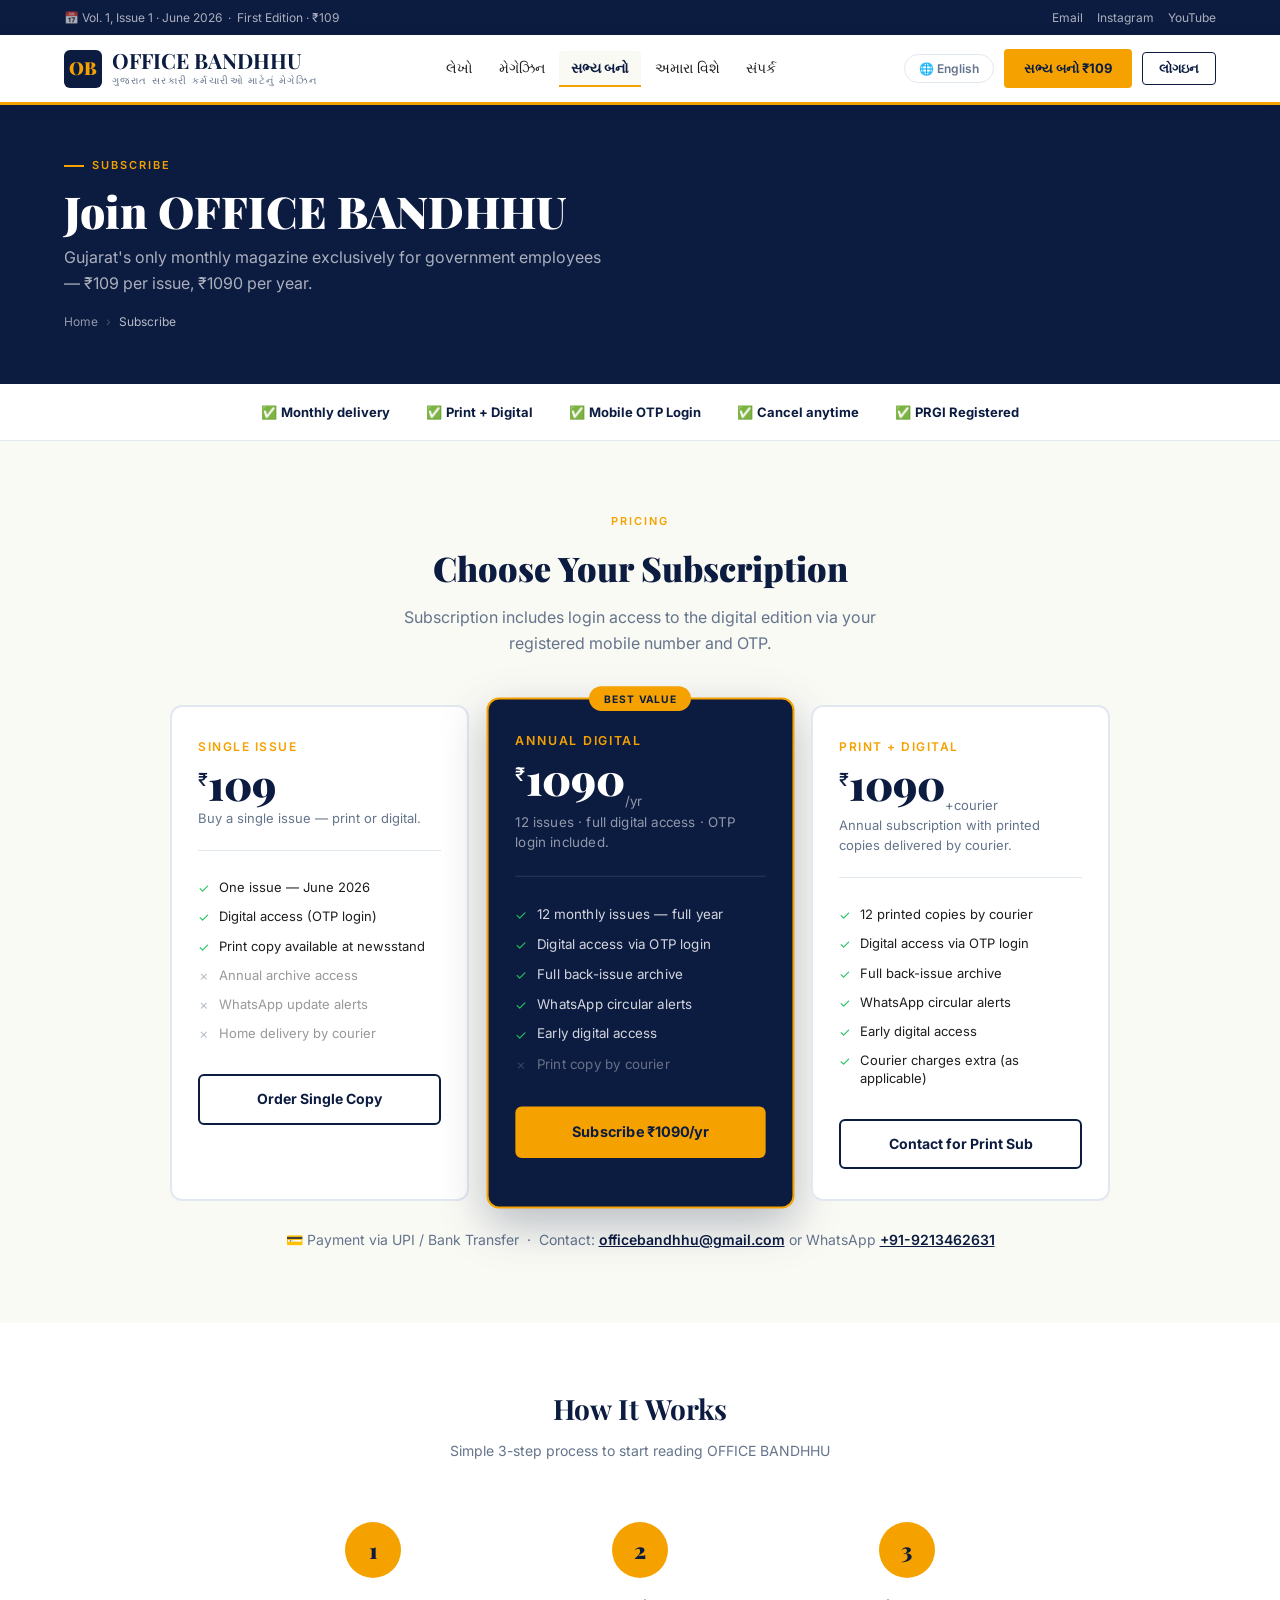
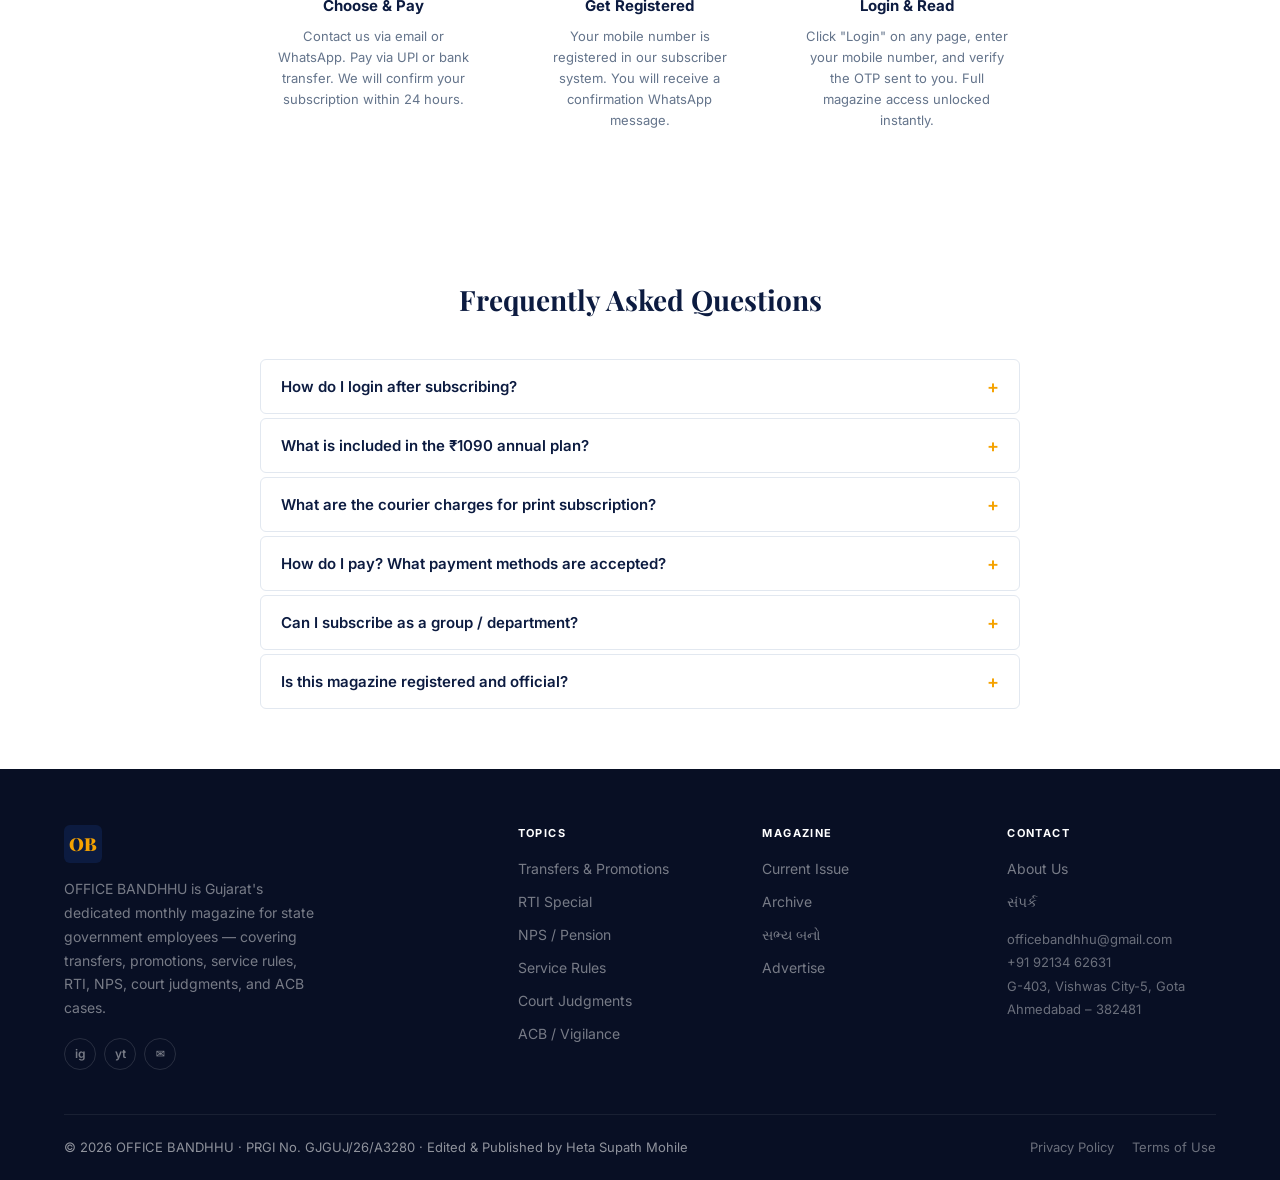
<file: subscribe.html>
<!DOCTYPE html>
<html lang="gu">
<head>
<meta charset="UTF-8">
<meta name="viewport" content="width=device-width, initial-scale=1.0">
<title>Subscribe — OFFICE BANDHHU</title>
<link rel="preconnect" href="https://fonts.googleapis.com">
<link href="https://fonts.googleapis.com/css2?family=Playfair+Display:ital,wght@0,400;0,700;0,900;1,400&family=Inter:wght@300;400;500;600;700&display=swap" rel="stylesheet">
<link rel="stylesheet" href="styles.css">
</head>
<body>

<div class="util">
  <div class="wrap">
    <span>📅 Vol. 1, Issue 1 · June 2026 &nbsp;·&nbsp; First Edition · ₹109</span>
    <div class="util-social">
      <a href="mailto:officebandhhu@gmail.com">Email</a>
      <a href="https://www.instagram.com/officebandhhu" target="_blank">Instagram</a>
      <a href="https://www.youtube.com/@officebandhhu" target="_blank">YouTube</a>
    </div>
  </div>
</div>

<nav class="navbar">
  <div class="wrap">
    <div class="nav-wrap">
      <a href="index.html" class="logo">
        <div class="logo-sq">OB</div>
        <div class="logo-text"><span class="brand">OFFICE BANDHHU</span><span class="tagline" data-gu="ગુજરાત સરકારી કર્મચારીઓ માટેનું મેગેઝિન" data-en="Gujarat Govt Employees' Magazine">ગુજરાત સરકારી કર્મચારીઓ માટેનું મેગેઝિન</span></div>
      </a>
      <ul class="nav-links">
        <li><a href="articles.html" data-gu="લેખો" data-en="Articles">લેખો</a></li>
        <li><a href="magazine.html" data-gu="મેગેઝિન" data-en="Magazine">મેગેઝિન</a></li>
        <li><a href="subscribe.html" class="active" data-gu="સભ્ય બનો" data-en="Subscribe">સભ્ય બનો</a></li>
        <li><a href="about.html" data-gu="અમારા વિશે" data-en="About">અમારા વિશે</a></li>
        <li><a href="contact.html" data-gu="સંપર્ક" data-en="Contact">સંપર્ક</a></li>
      </ul>
      <div class="nav-actions">
        <button id="langToggle" class="btn-lang" onclick="toggleLang()">🌐 English</button>
        <span id="userBadge" class="user-badge" style="display:none"></span>
        <a href="subscribe.html" class="btn-sub-nav" data-gu="સભ્ય બનો ₹109" data-en="Subscribe ₹109">સભ્ય બનો ₹109</a>
        <button id="loginBtn" class="btn-login-outline" onclick="openLoginModal()" data-gu="લોગઇન" data-en="Login">લોગઇન</button>
        <button id="logoutBtn" class="btn-logout" style="display:none" onclick="logout()" data-gu="લોગ આઉટ" data-en="Logout">લોગ આઉટ</button>
        <button class="hamburger" onclick="toggleMenu()" aria-label="Menu"><span></span><span></span><span></span></button>
      </div>
    </div>
  </div>
  <div class="mobile-menu" id="mobileMenu">
    <a href="articles.html" data-gu="લેખો" data-en="Articles">લેખો</a><a href="magazine.html" data-gu="મેગેઝિન" data-en="Magazine">મેગેઝિન</a>
    <a href="subscribe.html" class="active" data-gu="સભ્ય બનો" data-en="Subscribe">સભ્ય બનો</a><a href="about.html" data-gu="અમારા વિશે" data-en="About">અમારા વિશે</a><a href="contact.html" data-gu="સંપર્ક" data-en="Contact">સંપર્ક</a>
    <a href="#" onclick="openLoginModal();return false;" style="color:var(--saffron);font-weight:700" data-gu="લોગઇન / મારો ખાતો" data-en="Login / My Account">લોગઇન / મારો ખાતો</a>
  </div>
</nav>

<!-- PAGE BANNER -->
<div class="page-banner">
  <div class="wrap">
    <div class="eyebrow">Subscribe</div>
    <h1>Join OFFICE BANDHHU</h1>
    <p>Gujarat's only monthly magazine exclusively for government employees — ₹109 per issue, ₹1090 per year.</p>
    <div class="breadcrumb"><a href="index.html">Home</a><span>›</span><span style="color:rgba(255,255,255,.7)">Subscribe</span></div>
  </div>
</div>

<!-- TRUST STRIP -->
<div style="background:var(--white);border-bottom:1px solid var(--border);padding:18px 0">
  <div class="wrap" style="display:flex;justify-content:center;gap:36px;flex-wrap:wrap;text-align:center">
    <div style="font-size:13px;color:var(--slate)">✅ <strong style="color:var(--navy)">Monthly delivery</strong></div>
    <div style="font-size:13px;color:var(--slate)">✅ <strong style="color:var(--navy)">Print + Digital</strong></div>
    <div style="font-size:13px;color:var(--slate)">✅ <strong style="color:var(--navy)">Mobile OTP Login</strong></div>
    <div style="font-size:13px;color:var(--slate)">✅ <strong style="color:var(--navy)">Cancel anytime</strong></div>
    <div style="font-size:13px;color:var(--slate)">✅ <strong style="color:var(--navy)">PRGI Registered</strong></div>
  </div>
</div>

<!-- PLANS -->
<section style="padding:72px 0;background:var(--ivory)">
  <div class="wrap">
    <div style="text-align:center;margin-bottom:48px">
      <div style="font-size:11px;font-weight:600;text-transform:uppercase;letter-spacing:2px;color:var(--saffron);margin-bottom:10px">Pricing</div>
      <h2 style="font-family:'Playfair Display',serif;font-size:34px;font-weight:900;color:var(--navy);margin-bottom:10px">Choose Your Subscription</h2>
      <p style="font-size:16px;color:var(--slate);max-width:480px;margin:0 auto">Subscription includes login access to the digital edition via your registered mobile number and OTP.</p>
    </div>
    <div class="plans-grid">

      <!-- SINGLE ISSUE -->
      <div class="plan">
        <div class="plan-name">Single Issue</div>
        <div class="plan-price"><sup>₹</sup>109</div>
        <div class="plan-desc">Buy a single issue — print or digital.</div>
        <div class="plan-divider"></div>
        <ul class="plan-features">
          <li><span class="chk">✓</span> One issue — June 2026</li>
          <li><span class="chk">✓</span> Digital access (OTP login)</li>
          <li><span class="chk">✓</span> Print copy available at newsstand</li>
          <li class="off"><span class="xmk">✗</span> Annual archive access</li>
          <li class="off"><span class="xmk">✗</span> WhatsApp update alerts</li>
          <li class="off"><span class="xmk">✗</span> Home delivery by courier</li>
        </ul>
        <a href="contact.html" class="btn-plan">Order Single Copy</a>
      </div>

      <!-- ANNUAL DIGITAL (FEATURED) -->
      <div class="plan featured">
        <div class="plan-badge">Best Value</div>
        <div class="plan-name">Annual Digital</div>
        <div class="plan-price"><sup>₹</sup>1090<sub>/yr</sub></div>
        <div class="plan-desc">12 issues · full digital access · OTP login included.</div>
        <div class="plan-divider"></div>
        <ul class="plan-features">
          <li><span class="chk">✓</span> 12 monthly issues — full year</li>
          <li><span class="chk">✓</span> Digital access via OTP login</li>
          <li><span class="chk">✓</span> Full back-issue archive</li>
          <li><span class="chk">✓</span> WhatsApp circular alerts</li>
          <li><span class="chk">✓</span> Early digital access</li>
          <li class="off"><span class="xmk">✗</span> Print copy by courier</li>
        </ul>
        <a href="contact.html" class="btn-plan">Subscribe ₹1090/yr</a>
      </div>

      <!-- PRINT + DIGITAL -->
      <div class="plan">
        <div class="plan-name">Print + Digital</div>
        <div class="plan-price"><sup>₹</sup>1090<sub>+courier</sub></div>
        <div class="plan-desc">Annual subscription with printed copies delivered by courier.</div>
        <div class="plan-divider"></div>
        <ul class="plan-features">
          <li><span class="chk">✓</span> 12 printed copies by courier</li>
          <li><span class="chk">✓</span> Digital access via OTP login</li>
          <li><span class="chk">✓</span> Full back-issue archive</li>
          <li><span class="chk">✓</span> WhatsApp circular alerts</li>
          <li><span class="chk">✓</span> Early digital access</li>
          <li><span class="chk">✓</span> Courier charges extra (as applicable)</li>
        </ul>
        <a href="contact.html" class="btn-plan">Contact for Print Sub</a>
      </div>

    </div>
    <div style="text-align:center;margin-top:28px;font-size:14px;color:var(--slate)">
      💳 Payment via UPI / Bank Transfer &nbsp;·&nbsp; Contact: <a href="mailto:officebandhhu@gmail.com" style="color:var(--navy);font-weight:600">officebandhhu@gmail.com</a> or WhatsApp <a href="tel:+919213462631" style="color:var(--navy);font-weight:600">+91-9213462631</a>
    </div>
  </div>
</section>

<!-- HOW SUBSCRIPTION WORKS -->
<section style="padding:64px 0;background:var(--white)">
  <div class="wrap" style="max-width:820px;margin:0 auto">
    <div style="text-align:center;margin-bottom:36px">
      <h2 style="font-family:'Playfair Display',serif;font-size:28px;font-weight:700;color:var(--navy);margin-bottom:8px">How It Works</h2>
      <p style="font-size:14px;color:var(--slate)">Simple 3-step process to start reading OFFICE BANDHHU</p>
    </div>
    <div style="display:grid;grid-template-columns:repeat(3,1fr);gap:28px">
      <div style="text-align:center;padding:24px 16px">
        <div style="width:56px;height:56px;background:var(--saffron);border-radius:50%;display:flex;align-items:center;justify-content:center;margin:0 auto 16px;font-family:'Playfair Display',serif;font-size:22px;font-weight:900;color:var(--navy)">1</div>
        <h4 style="font-weight:700;color:var(--navy);margin-bottom:8px;font-size:15px">Choose &amp; Pay</h4>
        <p style="font-size:13px;color:var(--slate);line-height:1.6">Contact us via email or WhatsApp. Pay via UPI or bank transfer. We will confirm your subscription within 24 hours.</p>
      </div>
      <div style="text-align:center;padding:24px 16px">
        <div style="width:56px;height:56px;background:var(--saffron);border-radius:50%;display:flex;align-items:center;justify-content:center;margin:0 auto 16px;font-family:'Playfair Display',serif;font-size:22px;font-weight:900;color:var(--navy)">2</div>
        <h4 style="font-weight:700;color:var(--navy);margin-bottom:8px;font-size:15px">Get Registered</h4>
        <p style="font-size:13px;color:var(--slate);line-height:1.6">Your mobile number is registered in our subscriber system. You will receive a confirmation WhatsApp message.</p>
      </div>
      <div style="text-align:center;padding:24px 16px">
        <div style="width:56px;height:56px;background:var(--saffron);border-radius:50%;display:flex;align-items:center;justify-content:center;margin:0 auto 16px;font-family:'Playfair Display',serif;font-size:22px;font-weight:900;color:var(--navy)">3</div>
        <h4 style="font-weight:700;color:var(--navy);margin-bottom:8px;font-size:15px">Login &amp; Read</h4>
        <p style="font-size:13px;color:var(--slate);line-height:1.6">Click "Login" on any page, enter your mobile number, and verify the OTP sent to you. Full magazine access unlocked instantly.</p>
      </div>
    </div>
  </div>
</section>

<!-- FAQ -->
<section class="faq-sec">
  <div class="wrap">
    <div style="text-align:center;margin-bottom:36px">
      <h2 style="font-family:'Playfair Display',serif;font-size:28px;font-weight:700;color:var(--navy);margin-bottom:8px">Frequently Asked Questions</h2>
    </div>
    <div class="faq-grid">
      <div class="faq-item"><button class="faq-q" onclick="toggleFaq(this)">How do I login after subscribing?<span class="faq-ico">+</span></button><div class="faq-a">After your subscription is confirmed, your mobile number is registered in our system. Go to any page on officebandhhu.com, click the "Login" button in the navigation, enter your 10-digit mobile number, and verify the OTP sent to you. You will then have full access to all issues.</div></div>
      <div class="faq-item"><button class="faq-q" onclick="toggleFaq(this)">What is included in the ₹1090 annual plan?<span class="faq-ico">+</span></button><div class="faq-a">The Annual Digital plan (₹1090/year) includes all 12 monthly issues for one full year, full digital access via OTP login, back-issue archive access, and WhatsApp alerts for important government circulars. Print copies by courier are available separately at courier cost.</div></div>
      <div class="faq-item"><button class="faq-q" onclick="toggleFaq(this)">What are the courier charges for print subscription?<span class="faq-ico">+</span></button><div class="faq-a">The magazine subscription fee is ₹1090/year. Courier charges for home delivery are charged separately and depend on your location in Gujarat or outside. Please contact us at officebandhhu@gmail.com or +91-9213462631 for exact courier rates to your address.</div></div>
      <div class="faq-item"><button class="faq-q" onclick="toggleFaq(this)">How do I pay? What payment methods are accepted?<span class="faq-ico">+</span></button><div class="faq-a">We accept payment via UPI (GPay, PhonePe, Paytm) and direct bank transfer (NEFT/IMPS). After payment, please share your transaction reference, name, and mobile number via WhatsApp to +91-9213462631 or email to officebandhhu@gmail.com.</div></div>
      <div class="faq-item"><button class="faq-q" onclick="toggleFaq(this)">Can I subscribe as a group / department?<span class="faq-ico">+</span></button><div class="faq-a">Yes! We offer group subscriptions for government departments, offices, and employee associations. Please contact us directly to discuss bulk subscription pricing and delivery arrangements for your department or taluka office.</div></div>
      <div class="faq-item"><button class="faq-q" onclick="toggleFaq(this)">Is this magazine registered and official?<span class="faq-ico">+</span></button><div class="faq-a">Yes. OFFICE BANDHHU is a registered publication with PRGI No. GJGUJ/26/A3280. It is edited and published by Smt. Heta Supath Mohile and printed at Capital Offset, 801/1 GIDC Sector-28, Gandhinagar-382028. First issue published 12 June 2026.</div></div>
    </div>
  </div>
</section>

<!-- FOOTER -->
<footer class="footer">
  <div class="wrap">
    <div class="footer-top">
      <div class="footer-brand">
        <div class="logo-sq" style="margin-bottom:14px;">OB</div>
        <p>OFFICE BANDHHU is Gujarat's dedicated monthly magazine for state government employees — covering transfers, promotions, service rules, RTI, NPS, court judgments, and ACB cases.</p>
        <div class="foot-social"><a href="https://www.instagram.com/officebandhhu" target="_blank" class="soc-btn">ig</a><a href="https://www.youtube.com/@officebandhhu" target="_blank" class="soc-btn">yt</a><a href="mailto:officebandhhu@gmail.com" class="soc-btn">✉</a></div>
      </div>
      <div class="foot-col"><h4>Topics</h4><ul class="foot-links"><li><a href="articles.html">Transfers &amp; Promotions</a></li><li><a href="articles.html">RTI Special</a></li><li><a href="articles.html">NPS / Pension</a></li><li><a href="articles.html">Service Rules</a></li><li><a href="articles.html">Court Judgments</a></li><li><a href="articles.html">ACB / Vigilance</a></li></ul></div>
      <div class="foot-col"><h4>Magazine</h4><ul class="foot-links"><li><a href="magazine.html">Current Issue</a></li><li><a href="magazine.html">Archive</a></li><li><a href="subscribe.html" data-gu="સભ્ય બનો" data-en="Subscribe">સભ્ય બનો</a></li><li><a href="contact.html">Advertise</a></li></ul></div>
      <div class="foot-col"><h4>Contact</h4><ul class="foot-links"><li><a href="about.html">About Us</a></li><li><a href="contact.html" data-gu="સંપર્ક" data-en="Contact">સંપર્ક</a></li></ul><div style="margin-top:14px;font-size:13px;color:rgba(255,255,255,.4);line-height:1.8">officebandhhu@gmail.com<br>+91 92134 62631<br>G-403, Vishwas City-5, Gota<br>Ahmedabad – 382481</div></div>
    </div>
    <div class="footer-bottom">
      <span>© 2026 OFFICE BANDHHU · PRGI No. GJGUJ/26/A3280 · Edited &amp; Published by Heta Supath Mohile</span>
      <div class="foot-legal"><a href="#">Privacy Policy</a><a href="#">Terms of Use</a></div>
    </div>
  </div>
</footer>

<!-- LOGIN MODAL -->
<div class="login-overlay" id="loginModal">
  <div class="login-box">
    <button class="lb-close" onclick="closeLogin()">✕</button>
    <div class="lb-logo">
      <div class="logo-sq" style="margin:0 auto 10px;width:42px;height:42px;font-size:16px">OB</div>
      <div class="lb-brand">OFFICE BANDHHU</div>
      <div class="lb-tagline" data-gu="સભ્ય પ્રવેશ" data-en="Subscriber Access">સભ્ય પ્રવેશ</div>
    </div>
    <div id="loginStep1">
      <p class="lb-desc">Enter your registered mobile number to receive a one-time password</p>
      <div class="mobile-input-row">
        <span class="mob-prefix">🇮🇳 +91</span>
        <input type="tel" id="mobileInput" class="mob-field" placeholder="10-digit mobile" maxlength="10" inputmode="numeric">
      </div>
      <div id="mobileErr" class="field-err"></div>
      <button class="btn-primary lb-btn" onclick="sendOTP()" data-gu="OTP મોકલો →" data-en="Send OTP →">OTP મોકલો →</button>
      <div class="lb-divider"></div>
      <p class="lb-note">Not yet subscribed? <a href="subscribe.html">Subscribe here</a> for ₹1090/yr.</p>
    </div>
    <div id="loginStep2" style="display:none">
      <p class="lb-desc">OTP sent to +91 <strong id="mobileDisp"></strong></p>
      <div class="demo-otp-notice" id="otpDemoMsg"></div>
      <input type="tel" id="otpInput" class="otp-field" placeholder="000000" maxlength="6" inputmode="numeric">
      <div id="otpErr" class="field-err"></div>
      <button class="btn-primary lb-btn" onclick="verifyOTP()" data-gu="ચકાસો અને લોગઇન →" data-en="Verify &amp; Login →">ચકાસો અને લોગઇન →</button>
      <div class="lb-links">
        <a onclick="resendOTP()">↻ Resend OTP</a>
        <span style="color:var(--border)">|</span>
        <a onclick="changeNumber()">← Change Number</a>
      </div>
    </div>
  </div>
</div>

<script src="main.js"></script>
</body>
</html>
</file>
<file: styles.css>
/* ================================================================
   OFFICE BANDHU — Shared Stylesheet · officebandhhu.com
   ================================================================ */
:root{
  --navy:#0C1B40; --navy-lt:#1a2d5e;
  --saffron:#F5A200; --saffron-dk:#d48e00;
  --ivory:#FAFAF5; --white:#FFFFFF;
  --charcoal:#1E1E1E; --slate:#64748B;
  --border:#E2E8F0; --success:#22C55E; --page-bg:#080F24;
}
*,*::before,*::after{margin:0;padding:0;box-sizing:border-box}
html{scroll-behavior:smooth}
body{font-family:'Inter',sans-serif;background:var(--ivory);color:var(--charcoal);line-height:1.6;font-size:15px}
.wrap{max-width:1200px;margin:0 auto;padding:0 24px}

/* ── UTILITY BAR ─────────────────────────────────── */
.util{background:var(--navy);padding:8px 0;font-size:12px;color:rgba(255,255,255,.65)}
.util .wrap{display:flex;justify-content:space-between;align-items:center;gap:12px}
.util a{color:rgba(255,255,255,.65);text-decoration:none;transition:color .2s}
.util a:hover,.util a:focus{color:var(--saffron)}
.util-social{display:flex;gap:14px}

/* ── NAVIGATION ──────────────────────────────────── */
.navbar{background:var(--white);border-bottom:3px solid var(--saffron);position:sticky;top:0;z-index:900;box-shadow:0 2px 16px rgba(0,0,0,.07)}
.nav-wrap{display:flex;align-items:center;justify-content:space-between;padding:14px 0;gap:20px}
.logo{display:flex;align-items:center;gap:10px;text-decoration:none}
.logo-sq{width:38px;height:38px;background:var(--navy);border-radius:6px;display:flex;align-items:center;justify-content:center;color:var(--saffron);font-family:'Playfair Display',serif;font-weight:900;font-size:18px;flex-shrink:0}
.logo-text .brand{display:block;font-family:'Playfair Display',serif;font-size:21px;font-weight:700;color:var(--navy);line-height:1.1}
.logo-text .tagline{display:block;font-size:10px;color:var(--slate);text-transform:uppercase;letter-spacing:1.4px}
.nav-links{display:flex;list-style:none;gap:2px}
.nav-links a{text-decoration:none;color:var(--charcoal);font-size:14px;font-weight:500;padding:6px 12px;border-radius:4px;transition:all .2s;display:block}
.nav-links a:hover{background:var(--ivory);color:var(--navy)}
.nav-links a.active{color:var(--navy);font-weight:700;background:var(--ivory);border-bottom:2px solid var(--saffron);border-radius:4px 4px 0 0}
.nav-actions{display:flex;align-items:center;gap:10px}
.btn-search{background:none;border:1px solid var(--border);border-radius:20px;padding:7px 14px;font-size:13px;cursor:pointer;color:var(--slate);display:flex;align-items:center;gap:6px;transition:all .2s;font-family:'Inter',sans-serif}
.btn-search:hover{border-color:var(--navy);color:var(--navy)}
.btn-sub-nav{background:var(--saffron);color:var(--navy);border:none;border-radius:4px;padding:9px 20px;font-size:13px;font-weight:700;cursor:pointer;text-decoration:none;transition:background .2s;white-space:nowrap;display:inline-block}
.btn-sub-nav:hover{background:var(--saffron-dk)}
.hamburger{display:none;flex-direction:column;gap:5px;cursor:pointer;padding:4px;background:none;border:none}
.hamburger span{display:block;width:22px;height:2px;background:var(--charcoal);border-radius:1px;transition:all .3s}
.mobile-menu{display:none;background:var(--white);border-top:1px solid var(--border);padding:16px 24px}
.mobile-menu.open{display:block}
.mobile-menu a{display:block;padding:10px 0;color:var(--charcoal);text-decoration:none;font-size:15px;border-bottom:1px solid var(--border)}
.mobile-menu a.active{color:var(--navy);font-weight:700}

/* ── BUTTONS ─────────────────────────────────────── */
.btn-primary{background:var(--saffron);color:var(--navy);border:none;border-radius:4px;padding:12px 26px;font-size:14px;font-weight:700;cursor:pointer;text-decoration:none;transition:background .2s;display:inline-block}
.btn-primary:hover{background:var(--saffron-dk)}
.btn-outline{background:transparent;color:var(--white);border:1.5px solid rgba(255,255,255,.35);border-radius:4px;padding:12px 26px;font-size:14px;font-weight:600;cursor:pointer;text-decoration:none;transition:all .2s;display:inline-block}
.btn-outline:hover{border-color:var(--white)}
.btn-outline-dark{background:transparent;color:var(--navy);border:1.5px solid var(--navy);border-radius:4px;padding:10px 22px;font-size:14px;font-weight:600;cursor:pointer;text-decoration:none;transition:all .2s;display:inline-block}
.btn-outline-dark:hover{background:var(--navy);color:var(--white)}

/* ── SECTION HEADERS ─────────────────────────────── */
.sec-header{display:flex;justify-content:space-between;align-items:flex-end;margin-bottom:28px}
.sec-label{display:flex;align-items:center;gap:12px}
.sec-label::before{content:'';width:4px;height:30px;background:var(--saffron);border-radius:2px;flex-shrink:0}
.sec-label h2{font-family:'Playfair Display',serif;font-size:26px;font-weight:700;color:var(--navy)}
.sec-label p{font-size:13px;color:var(--slate);margin-top:2px}
.sec-label.inv::before{background:var(--saffron)}
.sec-label.inv h2{color:var(--white)}
.sec-label.inv p{color:rgba(255,255,255,.45)}
.btn-all{font-size:13px;font-weight:600;color:var(--navy);text-decoration:none;border-bottom:2px solid var(--saffron);padding-bottom:2px;transition:color .2s;white-space:nowrap}
.btn-all:hover{color:var(--saffron-dk)}
.btn-all.inv{color:var(--saffron)}

/* ── PAGE BANNER (inner pages) ───────────────────── */
.page-banner{background:var(--navy);padding:52px 0}
.page-banner .eyebrow{font-size:11px;font-weight:600;text-transform:uppercase;letter-spacing:2px;color:var(--saffron);margin-bottom:12px;display:flex;align-items:center;gap:8px}
.page-banner .eyebrow::before{content:'';width:20px;height:2px;background:var(--saffron)}
.page-banner h1{font-family:'Playfair Display',serif;font-size:44px;font-weight:900;color:var(--white);line-height:1.1;margin-bottom:10px}
.page-banner p{font-size:16px;color:rgba(255,255,255,.65);max-width:540px}
.breadcrumb{display:flex;align-items:center;gap:8px;font-size:12px;color:rgba(255,255,255,.4);margin-top:16px}
.breadcrumb a{color:rgba(255,255,255,.55);text-decoration:none;transition:color .2s}
.breadcrumb a:hover{color:var(--saffron)}
.breadcrumb span{color:rgba(255,255,255,.25)}

/* ── HOME HERO ───────────────────────────────────── */
.hero{background:var(--navy);overflow:hidden}
.hero-grid{display:grid;grid-template-columns:1fr 360px;min-height:500px}
.hero-content{padding:60px 48px 60px 0;display:flex;flex-direction:column;justify-content:center}
.hero-eyebrow{display:inline-flex;align-items:center;gap:8px;font-size:11px;font-weight:600;text-transform:uppercase;letter-spacing:2px;color:var(--saffron);margin-bottom:18px}
.hero-eyebrow::before{content:'';width:24px;height:2px;background:var(--saffron)}
.hero h1{font-family:'Playfair Display',serif;font-size:50px;font-weight:900;color:var(--white);line-height:1.1;margin-bottom:18px}
.hero h1 em{color:var(--saffron);font-style:italic}
.hero-desc{font-size:15px;color:rgba(255,255,255,.72);max-width:460px;margin-bottom:30px;line-height:1.7}
.hero-cta{display:flex;gap:12px;margin-bottom:28px;flex-wrap:wrap}
.hero-meta{display:flex;align-items:center;gap:14px;font-size:13px;color:rgba(255,255,255,.45);flex-wrap:wrap}
.hero-meta .dot{width:3px;height:3px;border-radius:50%;background:rgba(255,255,255,.25)}
.avatar{width:30px;height:30px;border-radius:50%;background:var(--saffron);display:inline-flex;align-items:center;justify-content:center;font-size:11px;font-weight:700;color:var(--navy)}
.hero-cover-panel{background:linear-gradient(150deg,#1a2d5e,#0c1b40);display:flex;align-items:center;justify-content:center}
.mag-cover{width:195px;background:var(--white);border-radius:3px;box-shadow:18px 18px 48px rgba(0,0,0,.5);transform:rotate(-3deg);overflow:hidden}
.mc-top{background:var(--saffron);padding:10px 12px 7px}
.mc-top .mc-brand{font-family:'Playfair Display',serif;font-size:16px;font-weight:900;color:var(--navy)}
.mc-top .mc-issue{font-size:8px;color:var(--navy);opacity:.7;text-transform:uppercase;letter-spacing:.5px;margin-top:1px}
.mc-body{padding:12px}
.mc-feature{font-family:'Playfair Display',serif;font-size:11px;font-weight:700;color:var(--navy);line-height:1.3;margin-bottom:8px}
.mc-list{border-top:1px solid var(--border);padding-top:7px}
.mc-list p{font-size:8px;color:var(--slate);padding:2px 0;border-bottom:1px dotted var(--border)}
.mc-footer{background:var(--navy);padding:6px 12px;font-size:8px;color:rgba(255,255,255,.5);text-align:center}

/* ── ARTICLE CARDS ───────────────────────────────── */
.card{background:var(--white);border-radius:8px;overflow:hidden;box-shadow:0 1px 8px rgba(0,0,0,.055);transition:transform .2s,box-shadow .2s;cursor:pointer;text-decoration:none;color:inherit;display:block}
.card:hover{transform:translateY(-2px);box-shadow:0 8px 24px rgba(0,0,0,.09)}
.card-img{background:linear-gradient(135deg,#0c1b40,#2d4a8f);position:relative}
.card-img-h190{height:190px}
.card-img-h115{height:115px}
.card-img-h160{height:160px}
.cat-badge{position:absolute;bottom:10px;left:10px;background:var(--saffron);color:var(--navy);font-size:9px;font-weight:700;text-transform:uppercase;letter-spacing:1px;padding:3px 7px;border-radius:2px}
.card-body{padding:18px}
.card-body h3{font-family:'Playfair Display',serif;font-size:19px;font-weight:700;color:var(--navy);line-height:1.3;margin-bottom:9px}
.card-body.sm h3{font-size:15px}
.card-body p{font-size:13px;color:var(--slate);line-height:1.6;margin-bottom:14px}
.art-meta{display:flex;align-items:center;gap:10px;font-size:12px;color:var(--slate)}
.art-meta .dot{width:3px;height:3px;border-radius:50%;background:var(--border)}
.picks-grid{display:grid;grid-template-columns:2fr 1fr;gap:22px}
.side-picks{display:flex;flex-direction:column;gap:16px}

/* ── CATEGORY TABS ───────────────────────────────── */
.tabs{display:flex;gap:4px;margin-bottom:28px;border-bottom:2px solid var(--border);overflow-x:auto}
.tab-btn{background:none;border:none;padding:9px 18px;font-size:14px;font-weight:500;color:var(--slate);cursor:pointer;border-bottom:3px solid transparent;margin-bottom:-2px;transition:all .2s;white-space:nowrap;font-family:'Inter',sans-serif}
.tab-btn.active{color:var(--navy);font-weight:600;border-bottom-color:var(--saffron)}
.tab-btn:hover:not(.active){color:var(--navy)}
.tab-pane{display:none}
.tab-pane.active{display:block}
.arts-grid{display:grid;grid-template-columns:repeat(3,1fr);gap:20px}
.art-card{background:var(--white);border:1px solid var(--border);border-radius:8px;overflow:hidden;transition:transform .2s,box-shadow .2s;cursor:pointer;text-decoration:none;color:inherit;display:block}
.art-card:hover{transform:translateY(-2px);box-shadow:0 8px 24px rgba(0,0,0,.08)}
.art-img{height:148px;background:linear-gradient(135deg,#1a3a6e,#0c1b40);position:relative}
.art-img.v2{background:linear-gradient(135deg,#1a5e3a,#0c401b)}
.art-img.v3{background:linear-gradient(135deg,#5e1a1a,#401b0c)}
.art-img.v4{background:linear-gradient(135deg,#3a1a5e,#1b0c40)}
.art-img.v5{background:linear-gradient(135deg,#5e4a1a,#403010)}
.art-img.v6{background:linear-gradient(135deg,#1a4e5e,#0c3040)}
.art-body{padding:14px}
.art-body h4{font-family:'Playfair Display',serif;font-size:15px;font-weight:700;color:var(--navy);line-height:1.4;margin-bottom:6px}
.art-body p{font-size:13px;color:var(--slate);line-height:1.5;margin-bottom:10px}

/* ── PAGINATION ──────────────────────────────────── */
.pagination{display:flex;justify-content:center;align-items:center;gap:6px;margin-top:40px}
.pg-btn{width:36px;height:36px;display:flex;align-items:center;justify-content:center;border-radius:4px;border:1px solid var(--border);background:var(--white);color:var(--charcoal);font-size:14px;cursor:pointer;text-decoration:none;transition:all .2s}
.pg-btn.active{background:var(--navy);color:var(--white);border-color:var(--navy)}
.pg-btn:hover:not(.active){background:var(--ivory);border-color:var(--navy);color:var(--navy)}
.pg-dots{color:var(--slate);padding:0 4px}

/* ── MAGAZINE ARCHIVE ────────────────────────────── */
.archive-sec{padding:60px 0;background:var(--navy)}
.issues-grid{display:grid;grid-template-columns:repeat(5,1fr);gap:18px}
.issue-card{cursor:pointer;transition:transform .2s}
.issue-card:hover{transform:translateY(-4px)}
.issue-cover{background:var(--white);border-radius:3px;overflow:hidden;box-shadow:4px 4px 18px rgba(0,0,0,.4);margin-bottom:9px;position:relative}
.ic-top{background:var(--saffron);padding:9px 10px 6px}
.ic-top .ic-brand{font-family:'Playfair Display',serif;font-size:12px;font-weight:900;color:var(--navy)}
.ic-top .ic-mo{font-size:7px;color:var(--navy);opacity:.7;text-transform:uppercase;letter-spacing:.5px}
.ic-body{padding:9px 10px}
.ic-body .ic-title{font-family:'Playfair Display',serif;font-size:9px;font-weight:700;color:var(--navy);line-height:1.3;margin-bottom:5px}
.ic-body .ic-stripe{height:2px;background:var(--saffron);margin-bottom:5px}
.ic-body .ic-desc{font-size:7px;color:var(--slate);line-height:1.4}
.ic-foot{background:var(--navy);padding:4px 10px;font-size:7px;color:rgba(255,255,255,.4);text-align:center}
.ic-latest{position:absolute;top:6px;right:6px;background:var(--saffron);color:var(--navy);font-size:7px;font-weight:700;text-transform:uppercase;letter-spacing:.5px;padding:2px 5px;border-radius:2px}
.issue-label{text-align:center}
.issue-label .il-name{font-size:12px;font-weight:600;color:var(--white);margin-bottom:2px}
.issue-label .il-vol{font-size:11px;color:rgba(255,255,255,.35)}

/* ── MAGAZINE VIEWER MODAL ───────────────────────── */
.modal-bg{display:none;position:fixed;inset:0;background:rgba(0,0,0,.82);z-index:1100;align-items:center;justify-content:center;padding:20px}
.modal-bg.open{display:flex}
.mag-viewer{background:var(--white);border-radius:8px;width:100%;max-width:860px;max-height:92vh;display:flex;flex-direction:column;overflow:hidden;box-shadow:0 40px 80px rgba(0,0,0,.5)}
.vw-header{background:var(--navy);padding:12px 18px;display:flex;align-items:center;justify-content:space-between;flex-shrink:0}
.vw-title{color:var(--white);font-size:14px;font-weight:600;display:flex;align-items:center;gap:8px}
.vw-title span{color:var(--saffron)}
.vw-close{background:rgba(255,255,255,.1);border:none;color:var(--white);width:28px;height:28px;border-radius:50%;cursor:pointer;display:flex;align-items:center;justify-content:center;font-size:15px;transition:background .2s}
.vw-close:hover{background:rgba(255,255,255,.2)}
.vw-toolbar{background:#F8F9FA;padding:9px 18px;display:flex;align-items:center;justify-content:space-between;border-bottom:1px solid var(--border);flex-shrink:0;gap:12px}
.vw-nav{display:flex;align-items:center;gap:10px}
.btn-pg{background:var(--navy);color:var(--white);border:none;border-radius:4px;padding:5px 13px;font-size:13px;cursor:pointer;transition:background .2s;font-family:'Inter',sans-serif}
.btn-pg:hover{background:var(--navy-lt)}
.btn-pg:disabled{background:var(--border);color:var(--slate);cursor:default}
.pg-ind{font-size:13px;color:var(--slate)}
.vw-badge{background:#FEF3C7;color:#92400E;font-size:11px;font-weight:600;padding:4px 10px;border-radius:4px;white-space:nowrap}
.vw-body{flex:1;overflow-y:auto;padding:36px}
.mag-pg{display:none;max-width:620px;margin:0 auto}
.mag-pg.active{display:block}
.pg-cover{border:1px solid var(--border);border-radius:3px;overflow:hidden}
.pgc-header{background:var(--saffron);padding:18px 22px;display:flex;justify-content:space-between;align-items:flex-start}
.pgc-header .pgc-brand{font-family:'Playfair Display',serif;font-size:32px;font-weight:900;color:var(--navy)}
.pgc-header .pgc-detail{text-align:right;font-size:10px;color:var(--navy);opacity:.7;text-transform:uppercase;letter-spacing:.8px;line-height:1.7}
.pgc-hero{background:linear-gradient(160deg,#0c1b40,#1a3a8f);height:260px;display:flex;align-items:center;justify-content:center;padding:28px;text-align:center}
.pgc-hero .pgc-vol{font-size:10px;color:var(--saffron);text-transform:uppercase;letter-spacing:2px;margin-bottom:10px}
.pgc-hero h2{font-family:'Playfair Display',serif;font-size:26px;font-weight:900;color:var(--white);line-height:1.2;margin-bottom:10px}
.pgc-hero p{font-size:13px;color:rgba(255,255,255,.65)}
.pgc-toc{background:var(--white);padding:18px 22px;display:grid;grid-template-columns:1fr 1fr;gap:12px}
.toc-item{display:flex;gap:9px;align-items:flex-start}
.toc-num{font-family:'Playfair Display',serif;font-size:22px;font-weight:900;color:var(--saffron);line-height:1;flex-shrink:0}
.toc-text h5{font-size:12px;font-weight:700;color:var(--navy);margin-bottom:1px}
.toc-text p{font-size:11px;color:var(--slate)}
.pgc-footer{background:var(--navy);padding:10px 22px;display:flex;justify-content:space-between;font-size:9px;color:rgba(255,255,255,.45)}
.art-page h3{font-family:'Playfair Display',serif;font-size:24px;font-weight:700;color:var(--navy);line-height:1.3;margin-bottom:7px}
.art-byline{font-size:13px;color:var(--slate);margin-bottom:18px;padding-bottom:14px;border-bottom:2px solid var(--saffron);display:flex;gap:10px;align-items:center;flex-wrap:wrap}
.art-page p{font-size:15px;color:#333;line-height:1.8;margin-bottom:14px}
.pullquote{border-left:4px solid var(--saffron);padding:14px 18px;background:var(--ivory);margin:22px 0;font-family:'Playfair Display',serif;font-size:17px;font-style:italic;color:var(--navy);line-height:1.5;border-radius:0 4px 4px 0}
.stats-box{background:var(--ivory);border-radius:6px;padding:18px;margin:18px 0}
.stats-box .sb-head{font-size:11px;font-weight:700;color:var(--navy);text-transform:uppercase;letter-spacing:1px;margin-bottom:12px}
.stats-grid-2{display:grid;grid-template-columns:1fr 1fr;gap:10px}
.stat-item .stat-num{font-family:'Playfair Display',serif;font-size:26px;font-weight:900;color:var(--saffron)}
.stat-item .stat-label{font-size:11px;color:var(--slate)}
.paywall-pg{text-align:center;padding:36px 22px}
.paywall-pg .lock-ico{font-size:44px;margin-bottom:14px}
.paywall-pg h3{font-family:'Playfair Display',serif;font-size:22px;font-weight:700;color:var(--navy);margin-bottom:7px}
.paywall-pg p{font-size:15px;color:var(--slate);max-width:360px;margin:0 auto 26px;line-height:1.6}
.pw-plans{display:flex;gap:14px;justify-content:center;margin-bottom:14px;flex-wrap:wrap}
.pw-plan{border:2px solid var(--border);border-radius:8px;padding:18px 22px;min-width:150px;cursor:pointer;transition:all .2s}
.pw-plan:hover,.pw-plan.sel{border-color:var(--saffron);background:#FFFBF0}
.pw-plan .pp-name{font-size:11px;font-weight:600;text-transform:uppercase;letter-spacing:1px;color:var(--slate);margin-bottom:3px}
.pw-plan .pp-price{font-family:'Playfair Display',serif;font-size:22px;font-weight:900;color:var(--navy)}
.pw-plan .pp-period{font-size:11px;color:var(--slate)}

/* ── SUBSCRIPTION PLANS ──────────────────────────── */
.plans-grid{display:grid;grid-template-columns:repeat(3,1fr);gap:22px;max-width:940px;margin:0 auto}
.plan{background:var(--white);border-radius:12px;padding:30px 26px;border:2px solid var(--border);position:relative;transition:all .2s}
.plan:hover{border-color:var(--saffron);transform:translateY(-2px);box-shadow:0 12px 36px rgba(0,0,0,.07)}
.plan.featured{border-color:var(--saffron);background:var(--navy);transform:scale(1.03);box-shadow:0 16px 44px rgba(12,27,64,.28)}
.plan.featured:hover{transform:scale(1.03) translateY(-2px)}
.plan-badge{position:absolute;top:-13px;left:50%;transform:translateX(-50%);background:var(--saffron);color:var(--navy);font-size:10px;font-weight:700;text-transform:uppercase;letter-spacing:1px;padding:4px 14px;border-radius:20px;white-space:nowrap}
.plan-name{font-size:12px;font-weight:600;text-transform:uppercase;letter-spacing:1.5px;color:var(--saffron);margin-bottom:7px}
.plan-price{font-family:'Playfair Display',serif;font-size:42px;font-weight:900;color:var(--navy);line-height:1;margin-bottom:4px}
.plan.featured .plan-price{color:var(--white)}
.plan-price sup{font-size:18px;font-family:'Inter',sans-serif;font-weight:500}
.plan-price sub{font-size:13px;font-family:'Inter',sans-serif;font-weight:400;color:var(--slate)}
.plan.featured .plan-price sub{color:rgba(255,255,255,.55)}
.plan-desc{font-size:13px;color:var(--slate);margin-bottom:22px;line-height:1.5}
.plan.featured .plan-desc{color:rgba(255,255,255,.55)}
.plan-divider{height:1px;background:var(--border);margin-bottom:22px}
.plan.featured .plan-divider{background:rgba(255,255,255,.13)}
.plan-features{list-style:none;margin-bottom:26px}
.plan-features li{display:flex;align-items:flex-start;gap:9px;font-size:13px;color:var(--charcoal);padding:5px 0;line-height:1.4}
.plan.featured .plan-features li{color:rgba(255,255,255,.82)}
.plan-features li.off{opacity:.45}
.chk{color:var(--success);font-size:13px;flex-shrink:0;margin-top:1px}
.xmk{color:var(--slate);font-size:13px;flex-shrink:0;margin-top:1px}
.btn-plan{width:100%;padding:12px;border-radius:6px;font-size:14px;font-weight:700;cursor:pointer;border:2px solid var(--navy);background:transparent;color:var(--navy);transition:all .2s;text-align:center;display:block;text-decoration:none;font-family:'Inter',sans-serif}
.btn-plan:hover{background:var(--navy);color:var(--white)}
.plan.featured .btn-plan{background:var(--saffron);border-color:var(--saffron);color:var(--navy)}
.plan.featured .btn-plan:hover{background:var(--saffron-dk);border-color:var(--saffron-dk)}

/* ── FAQ ─────────────────────────────────────────── */
.faq-sec{padding:60px 0;background:var(--white)}
.faq-grid{max-width:760px;margin:0 auto;display:flex;flex-direction:column;gap:4px}
.faq-item{border:1px solid var(--border);border-radius:6px;overflow:hidden}
.faq-q{width:100%;background:none;border:none;padding:16px 20px;display:flex;justify-content:space-between;align-items:center;cursor:pointer;font-size:15px;font-weight:600;color:var(--navy);text-align:left;font-family:'Inter',sans-serif;transition:background .2s}
.faq-q:hover{background:var(--ivory)}
.faq-q.open{background:var(--ivory)}
.faq-ico{font-size:18px;color:var(--saffron);transition:transform .3s;flex-shrink:0}
.faq-q.open .faq-ico{transform:rotate(45deg)}
.faq-a{display:none;padding:0 20px 16px;font-size:14px;color:var(--slate);line-height:1.7}
.faq-a.open{display:block}

/* ── NEWSLETTER ──────────────────────────────────── */
.nl-sec{padding:68px 0;background:var(--saffron)}
.nl-inner{display:flex;align-items:center;justify-content:space-between;gap:36px;flex-wrap:wrap}
.nl-text h2{font-family:'Playfair Display',serif;font-size:30px;font-weight:900;color:var(--navy);line-height:1.2;margin-bottom:8px}
.nl-text p{font-size:15px;color:rgba(12,27,64,.68);max-width:360px}
.nl-form{display:flex;gap:8px;flex-shrink:0}
.nl-input{padding:12px 16px;border:2px solid rgba(12,27,64,.18);border-radius:4px;font-size:14px;width:260px;background:rgba(255,255,255,.65);outline:none;transition:all .2s;font-family:'Inter',sans-serif}
.nl-input:focus{border-color:var(--navy);background:var(--white)}
.nl-input::placeholder{color:rgba(12,27,64,.38)}
.btn-nl{background:var(--navy);color:var(--white);border:none;border-radius:4px;padding:12px 22px;font-size:14px;font-weight:700;cursor:pointer;transition:background .2s;font-family:'Inter',sans-serif;white-space:nowrap}
.btn-nl:hover{background:var(--navy-lt)}

/* ── ABOUT PAGE ──────────────────────────────────── */
.mission-sec{padding:72px 0;background:var(--white)}
.mission-grid{display:grid;grid-template-columns:1fr 1fr;gap:60px;align-items:center}
.mission-text h2{font-family:'Playfair Display',serif;font-size:34px;font-weight:700;color:var(--navy);line-height:1.2;margin-bottom:18px}
.mission-text p{font-size:15px;color:var(--slate);line-height:1.8;margin-bottom:14px}
.mission-visual{background:var(--navy);border-radius:12px;padding:36px;display:grid;grid-template-columns:1fr 1fr;gap:20px}
.stat-block .sb-num{font-family:'Playfair Display',serif;font-size:38px;font-weight:900;color:var(--saffron);line-height:1}
.stat-block .sb-label{font-size:13px;color:rgba(255,255,255,.6);margin-top:4px}
.stat-block .sb-divider{width:24px;height:2px;background:var(--saffron);margin-top:8px;border-radius:1px}
.team-sec{padding:72px 0;background:var(--ivory)}
.team-grid{display:grid;grid-template-columns:repeat(4,1fr);gap:22px}
.team-card{background:var(--white);border-radius:10px;overflow:hidden;border:1px solid var(--border);transition:transform .2s,box-shadow .2s}
.team-card:hover{transform:translateY(-2px);box-shadow:0 8px 24px rgba(0,0,0,.08)}
.team-av{height:120px;display:flex;align-items:center;justify-content:center;font-family:'Playfair Display',serif;font-size:36px;font-weight:900;color:var(--navy)}
.team-info{padding:16px;border-top:1px solid var(--border)}
.team-info h4{font-weight:700;color:var(--navy);margin-bottom:2px;font-size:15px}
.team-info .role{font-size:12px;color:var(--saffron);font-weight:600;text-transform:uppercase;letter-spacing:.8px;margin-bottom:6px}
.team-info p{font-size:13px;color:var(--slate);line-height:1.5}
.values-sec{padding:72px 0;background:var(--navy)}
.values-grid{display:grid;grid-template-columns:repeat(3,1fr);gap:24px}
.val-card{padding:28px;border:1px solid rgba(255,255,255,.1);border-radius:8px;transition:border-color .2s}
.val-card:hover{border-color:var(--saffron)}
.val-ico{font-size:32px;margin-bottom:14px}
.val-card h4{font-family:'Playfair Display',serif;font-size:18px;font-weight:700;color:var(--white);margin-bottom:8px}
.val-card p{font-size:14px;color:rgba(255,255,255,.55);line-height:1.7}

/* ── CONTACT PAGE ────────────────────────────────── */
.contact-sec{padding:72px 0}
.contact-grid{display:grid;grid-template-columns:1fr 360px;gap:52px;align-items:start}
.contact-form{background:var(--white);border-radius:10px;padding:36px;border:1px solid var(--border)}
.contact-form h2{font-family:'Playfair Display',serif;font-size:26px;font-weight:700;color:var(--navy);margin-bottom:6px}
.contact-form .form-sub{font-size:14px;color:var(--slate);margin-bottom:26px}
.form-row{display:grid;grid-template-columns:1fr 1fr;gap:16px;margin-bottom:16px}
.form-group{margin-bottom:16px}
.form-group label{display:block;font-size:13px;font-weight:600;color:var(--navy);margin-bottom:6px}
.form-group input,.form-group select,.form-group textarea{width:100%;padding:11px 14px;border:1px solid var(--border);border-radius:4px;font-size:14px;font-family:'Inter',sans-serif;color:var(--charcoal);background:var(--white);outline:none;transition:border-color .2s}
.form-group input:focus,.form-group select:focus,.form-group textarea:focus{border-color:var(--navy);box-shadow:0 0 0 3px rgba(12,27,64,.07)}
.form-group textarea{resize:vertical;min-height:120px}
.btn-submit{background:var(--navy);color:var(--white);border:none;border-radius:4px;padding:13px 28px;font-size:14px;font-weight:700;cursor:pointer;transition:background .2s;font-family:'Inter',sans-serif;width:100%}
.btn-submit:hover{background:var(--navy-lt)}
.contact-info{display:flex;flex-direction:column;gap:16px}
.info-card{background:var(--white);border-radius:8px;padding:20px;border:1px solid var(--border);display:flex;gap:14px;align-items:flex-start}
.info-ico{width:40px;height:40px;background:var(--navy);border-radius:8px;display:flex;align-items:center;justify-content:center;font-size:18px;flex-shrink:0}
.info-card h4{font-weight:700;color:var(--navy);margin-bottom:3px;font-size:14px}
.info-card p,.info-card a{font-size:14px;color:var(--slate);text-decoration:none;line-height:1.6}
.info-card a:hover{color:var(--saffron)}
.contact-social{background:var(--navy);border-radius:8px;padding:20px}
.contact-social h4{font-weight:700;color:var(--white);margin-bottom:14px;font-size:14px}
.soc-row{display:flex;gap:8px;flex-wrap:wrap}
.soc-lnk{display:flex;align-items:center;gap:7px;background:rgba(255,255,255,.08);border-radius:4px;padding:7px 12px;text-decoration:none;color:rgba(255,255,255,.7);font-size:13px;transition:all .2s}
.soc-lnk:hover{background:rgba(245,162,0,.15);color:var(--saffron)}

/* ── FOOTER ──────────────────────────────────────── */
.footer{background:var(--page-bg);color:rgba(255,255,255,.55);padding:56px 0 22px}
.footer-top{display:grid;grid-template-columns:2fr 1fr 1fr 1fr;gap:36px;margin-bottom:44px}
.footer-brand p{font-size:14px;line-height:1.7;color:rgba(255,255,255,.45);margin:14px 0 18px;max-width:250px}
.foot-social{display:flex;gap:8px}
.soc-btn{width:32px;height:32px;border-radius:50%;border:1px solid rgba(255,255,255,.13);display:flex;align-items:center;justify-content:center;color:rgba(255,255,255,.45);text-decoration:none;font-size:12px;font-weight:600;transition:all .2s}
.soc-btn:hover{border-color:var(--saffron);color:var(--saffron)}
.foot-col h4{font-size:11px;font-weight:700;text-transform:uppercase;letter-spacing:1.4px;color:var(--white);margin-bottom:14px}
.foot-links{list-style:none;display:flex;flex-direction:column;gap:9px}
.foot-links a{color:rgba(255,255,255,.45);text-decoration:none;font-size:14px;transition:color .2s}
.foot-links a:hover{color:var(--saffron)}
.footer-bottom{border-top:1px solid rgba(255,255,255,.07);padding-top:22px;display:flex;justify-content:space-between;align-items:center;font-size:13px;flex-wrap:wrap;gap:12px}
.footer-bottom a{color:rgba(255,255,255,.4);text-decoration:none;transition:color .2s}
.footer-bottom a:hover{color:var(--saffron)}
.foot-legal{display:flex;gap:18px}

/* ── RESPONSIVE ──────────────────────────────────── */
@media(max-width:1024px){
  .issues-grid{grid-template-columns:repeat(3,1fr)}
  .footer-top{grid-template-columns:1fr 1fr;gap:28px}
  .team-grid{grid-template-columns:repeat(2,1fr)}
  .values-grid{grid-template-columns:1fr 1fr}
}
@media(max-width:768px){
  .nav-links,.btn-search{display:none}
  .hamburger{display:flex}
  .hero-grid{grid-template-columns:1fr}
  .hero-cover-panel{display:none}
  .hero-content{padding:44px 0}
  .hero h1{font-size:34px}
  .page-banner h1{font-size:32px}
  .picks-grid{grid-template-columns:1fr}
  .arts-grid{grid-template-columns:1fr 1fr}
  .issues-grid{grid-template-columns:repeat(2,1fr)}
  .plans-grid{grid-template-columns:1fr;max-width:360px}
  .plan.featured{transform:none}
  .plan.featured:hover{transform:translateY(-2px)}
  .nl-inner{flex-direction:column;text-align:center}
  .nl-form{flex-direction:column;width:100%}
  .nl-input{width:100%}
  .footer-top{grid-template-columns:1fr}
  .vw-body{padding:20px}
  .pgc-toc{grid-template-columns:1fr}
  .pw-plans{flex-direction:column;align-items:center}
  .mission-grid{grid-template-columns:1fr}
  .contact-grid{grid-template-columns:1fr}
  .form-row{grid-template-columns:1fr}
  .team-grid{grid-template-columns:1fr 1fr}
}
@media(max-width:480px){
  .arts-grid{grid-template-columns:1fr}
  .hero h1{font-size:28px}
  .issues-grid{grid-template-columns:repeat(2,1fr)}
  .team-grid{grid-template-columns:1fr}
  .values-grid{grid-template-columns:1fr}
}

/* ── LOGIN BUTTON / USER BADGE (navbar) ─────────────────────── */
.btn-login-outline{background:transparent;color:var(--navy);border:1.5px solid var(--navy);border-radius:4px;padding:7px 16px;font-size:13px;font-weight:700;cursor:pointer;transition:all .2s;font-family:'Inter',sans-serif;white-space:nowrap}
.btn-login-outline:hover{background:var(--navy);color:var(--white)}
.btn-logout{background:transparent;color:var(--slate);border:1px solid var(--border);border-radius:4px;padding:7px 14px;font-size:12px;font-weight:600;cursor:pointer;transition:all .2s;font-family:'Inter',sans-serif}
.btn-logout:hover{border-color:var(--navy);color:var(--navy)}
.user-badge{display:inline-flex;align-items:center;gap:6px;background:var(--ivory);border:1px solid var(--border);border-radius:20px;padding:5px 12px;font-size:12px;font-weight:600;color:var(--navy)}
.user-badge::before{content:'👤';font-size:12px}

/* ── LOGIN MODAL ─────────────────────────────────────────────── */
.login-overlay{display:none;position:fixed;inset:0;background:rgba(0,0,0,.75);z-index:1200;align-items:center;justify-content:center;padding:20px}
.login-overlay.open{display:flex}
.login-box{background:var(--white);border-radius:12px;width:100%;max-width:420px;overflow:hidden;box-shadow:0 32px 64px rgba(0,0,0,.35)}
.login-header{background:var(--navy);padding:18px 22px;display:flex;align-items:center;justify-content:space-between}
.login-header h3{color:var(--white);font-size:17px;font-weight:700;display:flex;align-items:center;gap:10px}
.login-close{background:rgba(255,255,255,.12);border:none;color:var(--white);width:28px;height:28px;border-radius:50%;cursor:pointer;font-size:14px;display:flex;align-items:center;justify-content:center;transition:background .2s}
.login-close:hover{background:rgba(255,255,255,.25)}
.login-body{padding:28px 26px}
.login-sub{font-size:14px;color:var(--slate);margin-bottom:20px;line-height:1.5}
.form-lbl{display:block;font-size:13px;font-weight:600;color:var(--navy);margin-bottom:7px}
.mobile-input-row{display:flex;border:1.5px solid var(--border);border-radius:4px;overflow:hidden;transition:border-color .2s}
.mobile-input-row:focus-within{border-color:var(--navy)}
.mob-prefix{background:var(--ivory);padding:11px 12px;font-size:14px;font-weight:600;color:var(--navy);border-right:1px solid var(--border);white-space:nowrap}
.mobile-input-row input{flex:1;border:none;outline:none;padding:11px 14px;font-size:15px;font-family:'Inter',sans-serif;background:transparent}
.otp-field{width:100%;padding:12px 16px;border:1.5px solid var(--border);border-radius:4px;font-size:22px;font-family:'Inter',sans-serif;letter-spacing:8px;text-align:center;outline:none;transition:border-color .2s}
.otp-field:focus{border-color:var(--navy)}
.btn-login-primary{width:100%;padding:13px;background:var(--navy);color:var(--white);border:none;border-radius:6px;font-size:14px;font-weight:700;cursor:pointer;transition:background .2s;font-family:'Inter',sans-serif;margin-top:4px}
.btn-login-primary:hover{background:var(--navy-lt)}
.field-err{font-size:12px;color:#DC2626;margin-top:6px;display:none}
.login-footer-note{text-align:center;font-size:13px;color:var(--slate);margin-top:16px}
.login-footer-note a{color:var(--saffron);text-decoration:none;font-weight:600}
.demo-otp-notice{background:#FEF9C3;border:1px solid #EAB308;border-radius:6px;padding:10px 14px;font-size:12px;color:#713F12;margin-bottom:16px;line-height:1.6}
.otp-link-row{display:flex;justify-content:center;align-items:center;gap:10px;margin-top:14px}
.btn-text-link{background:none;border:none;color:var(--saffron);font-size:13px;font-weight:600;cursor:pointer;text-decoration:underline;font-family:'Inter',sans-serif;padding:0}
.btn-text-link:hover{color:var(--saffron-dk)}

/* ── MAGAZINE AUTH GATE ──────────────────────────────────────── */
.mag-auth-gate{display:flex;position:absolute;inset:0;background:rgba(12,27,64,.92);z-index:10;align-items:center;justify-content:center;border-radius:0;text-align:center;padding:32px}
.mag-gate-box{max-width:380px}
.mag-gate-ico{font-size:52px;margin-bottom:14px}
.mag-gate-box h3{font-family:'Playfair Display',serif;font-size:24px;font-weight:700;color:var(--white);margin-bottom:10px;line-height:1.2}
.mag-gate-box p{font-size:14px;color:rgba(255,255,255,.65);margin-bottom:24px;line-height:1.7}
.mag-gate-box .gate-note{font-size:12px;color:rgba(255,255,255,.45);margin-top:14px}
.mag-gate-box .gate-note a{color:var(--saffron);text-decoration:none}
.mag-section-wrap{position:relative}

/* ── GUJRATI TAGLINE ─────────────────────────────────────────── */
.logo-guj{display:block;font-size:9px;color:var(--saffron);letter-spacing:.3px;font-weight:500;margin-top:1px}

@media(max-width:768px){
  .btn-login-outline{padding:7px 12px;font-size:12px}
  .user-badge{font-size:11px;padding:4px 10px}
}

/* ── LOGIN MODAL ─────────────────────────────────────────────── */
.login-overlay{display:none;position:fixed;inset:0;background:rgba(0,0,0,.78);z-index:2000;align-items:center;justify-content:center;padding:20px}
.login-overlay.open{display:flex}
.login-box{background:var(--white);border-radius:10px;padding:36px 32px;width:100%;max-width:380px;position:relative;box-shadow:0 24px 64px rgba(0,0,0,.4)}
.lb-close{position:absolute;top:12px;right:14px;background:var(--ivory);border:1px solid var(--border);width:30px;height:30px;border-radius:50%;cursor:pointer;font-size:14px;display:flex;align-items:center;justify-content:center;color:var(--slate);line-height:1}
.lb-close:hover{background:var(--border)}
.lb-logo{text-align:center;margin-bottom:22px}
.lb-brand{font-family:'Playfair Display',serif;font-size:17px;font-weight:900;color:var(--navy);letter-spacing:.5px;margin-bottom:2px}
.lb-tagline{font-size:11px;color:var(--slate);text-transform:uppercase;letter-spacing:1.2px}
.lb-desc{font-size:14px;color:var(--slate);margin-bottom:16px;line-height:1.6;text-align:center}
.mobile-input-row{display:flex;border:1.5px solid var(--border);border-radius:4px;overflow:hidden;margin-bottom:6px;transition:border-color .2s}
.mobile-input-row:focus-within{border-color:var(--navy)}
.mob-prefix{background:var(--ivory);padding:0 12px;font-size:14px;font-weight:600;color:var(--navy);display:flex;align-items:center;border-right:1px solid var(--border);white-space:nowrap}
.mob-field{flex:1;padding:11px 14px;border:none;outline:none;font-size:15px;font-family:'Inter',sans-serif;color:var(--charcoal)}
.otp-field{width:100%;padding:12px 14px;border:1.5px solid var(--border);border-radius:4px;font-size:22px;letter-spacing:8px;text-align:center;outline:none;margin-bottom:6px;font-family:monospace;color:var(--navy)}
.otp-field:focus{border-color:var(--navy)}
.lb-btn{width:100%;margin-top:6px;padding:13px;font-size:14px}
.field-err{font-size:12px;color:#DC2626;min-height:16px;margin-bottom:4px}
.demo-otp-notice{background:#FEF9C3;border:1px solid #FBBF24;border-radius:4px;padding:10px 14px;font-size:13px;color:#78350F;margin-bottom:12px;text-align:center;line-height:1.5}
.lb-links{display:flex;gap:10px;justify-content:center;margin-top:14px;font-size:13px;flex-wrap:wrap}
.lb-links a{color:var(--navy);text-decoration:underline;cursor:pointer}
.lb-divider{height:1px;background:var(--border);margin:18px 0}
.lb-note{font-size:12px;color:var(--slate);text-align:center;line-height:1.5}

/* ── NAV AUTH BUTTONS ────────────────────────────────────────── */
.btn-login-outline{background:transparent;border:1.5px solid var(--navy);border-radius:4px;padding:7px 16px;font-size:13px;font-weight:600;cursor:pointer;color:var(--navy);transition:all .2s;font-family:'Inter',sans-serif;white-space:nowrap}
.btn-login-outline:hover{background:var(--navy);color:var(--white)}
.user-badge{font-size:12px;color:var(--navy);background:var(--ivory);padding:5px 12px;border-radius:20px;border:1px solid var(--border);font-weight:600;white-space:nowrap}
.btn-logout{background:transparent;border:1.5px solid var(--border);border-radius:4px;padding:7px 12px;font-size:12px;font-weight:600;cursor:pointer;color:var(--slate);transition:all .2s;font-family:'Inter',sans-serif}
.btn-logout:hover{border-color:#DC2626;color:#DC2626}

/* ── LANGUAGE TOGGLE BUTTON ─────────────────────────────────── */
.lang-btn{background:transparent;border:1.5px solid var(--border);border-radius:4px;padding:6px 12px;font-size:13px;font-weight:700;cursor:pointer;color:var(--charcoal);transition:all .2s;font-family:'Inter',sans-serif;letter-spacing:.5px}
.lang-btn:hover{border-color:var(--saffron);color:var(--navy);background:var(--ivory)}

/* ── HEALTH TIPS CORNER ─────────────────────────────────────── */
.health-sec{padding:68px 0;background:linear-gradient(160deg,#f0fdf4,#ffffff)}
.health-sec .sec-label::before{background:#16a34a}
.health-sec .sec-label h2{color:#14532d}
.editor-note{background:linear-gradient(135deg,#14532d,#166534);border-radius:12px;padding:24px 28px;margin-bottom:32px;display:flex;gap:20px;align-items:flex-start}
.editor-note .en-avatar{width:54px;height:54px;border-radius:50%;background:rgba(255,255,255,.15);display:flex;align-items:center;justify-content:center;font-family:'Playfair Display',serif;font-size:18px;font-weight:900;color:#86efac;flex-shrink:0;border:2px solid rgba(255,255,255,.2)}
.editor-note .en-text p{font-size:14px;color:rgba(255,255,255,.88);line-height:1.7;font-style:italic;margin-bottom:8px}
.editor-note .en-by{font-size:12px;font-weight:600;color:#86efac;text-transform:uppercase;letter-spacing:1px}
.health-grid{display:grid;grid-template-columns:repeat(5,1fr);gap:16px}
.tip-card{background:#ffffff;border-radius:10px;padding:20px 16px;border:1.5px solid #dcfce7;transition:transform .2s,box-shadow .2s,border-color .2s}
.tip-card:hover{transform:translateY(-3px);box-shadow:0 8px 24px rgba(20,83,45,.1);border-color:#16a34a}
.tip-ico{font-size:30px;margin-bottom:12px;display:block}
.tip-card h4{font-family:'Playfair Display',serif;font-size:14px;font-weight:700;color:#14532d;margin-bottom:8px;line-height:1.3}
.tip-card p{font-size:12px;color:#166534;line-height:1.6}
@media(max-width:1024px){.health-grid{grid-template-columns:repeat(3,1fr)}}
@media(max-width:768px){.health-grid{grid-template-columns:repeat(2,1fr)}.editor-note{flex-direction:column}}
@media(max-width:480px){.health-grid{grid-template-columns:1fr 1fr}}

/* ── LANGUAGE TOGGLE BUTTON ──────────────────────────────────── */
.btn-lang{background:transparent;border:1.5px solid var(--border);border-radius:20px;padding:6px 14px;font-size:12px;font-weight:600;cursor:pointer;color:var(--slate);transition:all .2s;font-family:'Inter',sans-serif;white-space:nowrap}
.btn-lang:hover{border-color:var(--navy);color:var(--navy)}

/* ── HEALTH TIPS CORNER ──────────────────────────────────────── */
.health-sec{padding:64px 0;background:linear-gradient(160deg,#f0fdf4,var(--ivory))}
.editor-note{background:var(--white);border-radius:10px;padding:18px 24px;display:flex;align-items:flex-start;gap:16px;margin-bottom:32px;border-left:4px solid var(--success);box-shadow:0 2px 12px rgba(0,0,0,.05)}
.editor-av{width:50px;height:50px;border-radius:50%;background:var(--navy);display:flex;align-items:center;justify-content:center;font-family:'Playfair Display',serif;font-weight:900;font-size:16px;color:var(--saffron);flex-shrink:0}
.editor-note-body p{font-size:14px;color:var(--charcoal);line-height:1.7;margin-bottom:5px;font-style:italic}
.editor-note-body .editor-sig{font-size:12px;color:var(--slate);font-weight:600;font-style:normal}
.health-grid{display:grid;grid-template-columns:repeat(5,1fr);gap:16px}
@media(max-width:1024px){.health-grid{grid-template-columns:repeat(3,1fr)}}
@media(max-width:640px){.health-grid{grid-template-columns:repeat(2,1fr)}}
.tip-card{background:var(--white);border-radius:12px;padding:24px 16px;text-align:center;border:1px solid var(--border);transition:all .22s;cursor:default}
.tip-card:hover{transform:translateY(-4px);box-shadow:0 10px 28px rgba(0,0,0,.08);border-color:var(--success)}
.tip-ico{font-size:34px;margin-bottom:12px;display:block}
.tip-card h4{font-family:'Playfair Display',serif;font-size:14px;font-weight:700;color:var(--navy);margin-bottom:8px;line-height:1.35}
.tip-card p{font-size:12px;color:var(--slate);line-height:1.65}
.health-sec .sec-label::before{background:#22C55E}

/* ── ADDITIONAL UTILITY CLASSES ──────────────────────────────── */
.card-img-h190{height:190px}
.card-img-h115{height:115px}
.sec-label.inv h2,.sec-label.inv p{color:var(--white)}
.sec-label.inv::before{background:var(--saffron)}
.stats-grid-2{display:grid;grid-template-columns:1fr 1fr;gap:10px}
</file>
